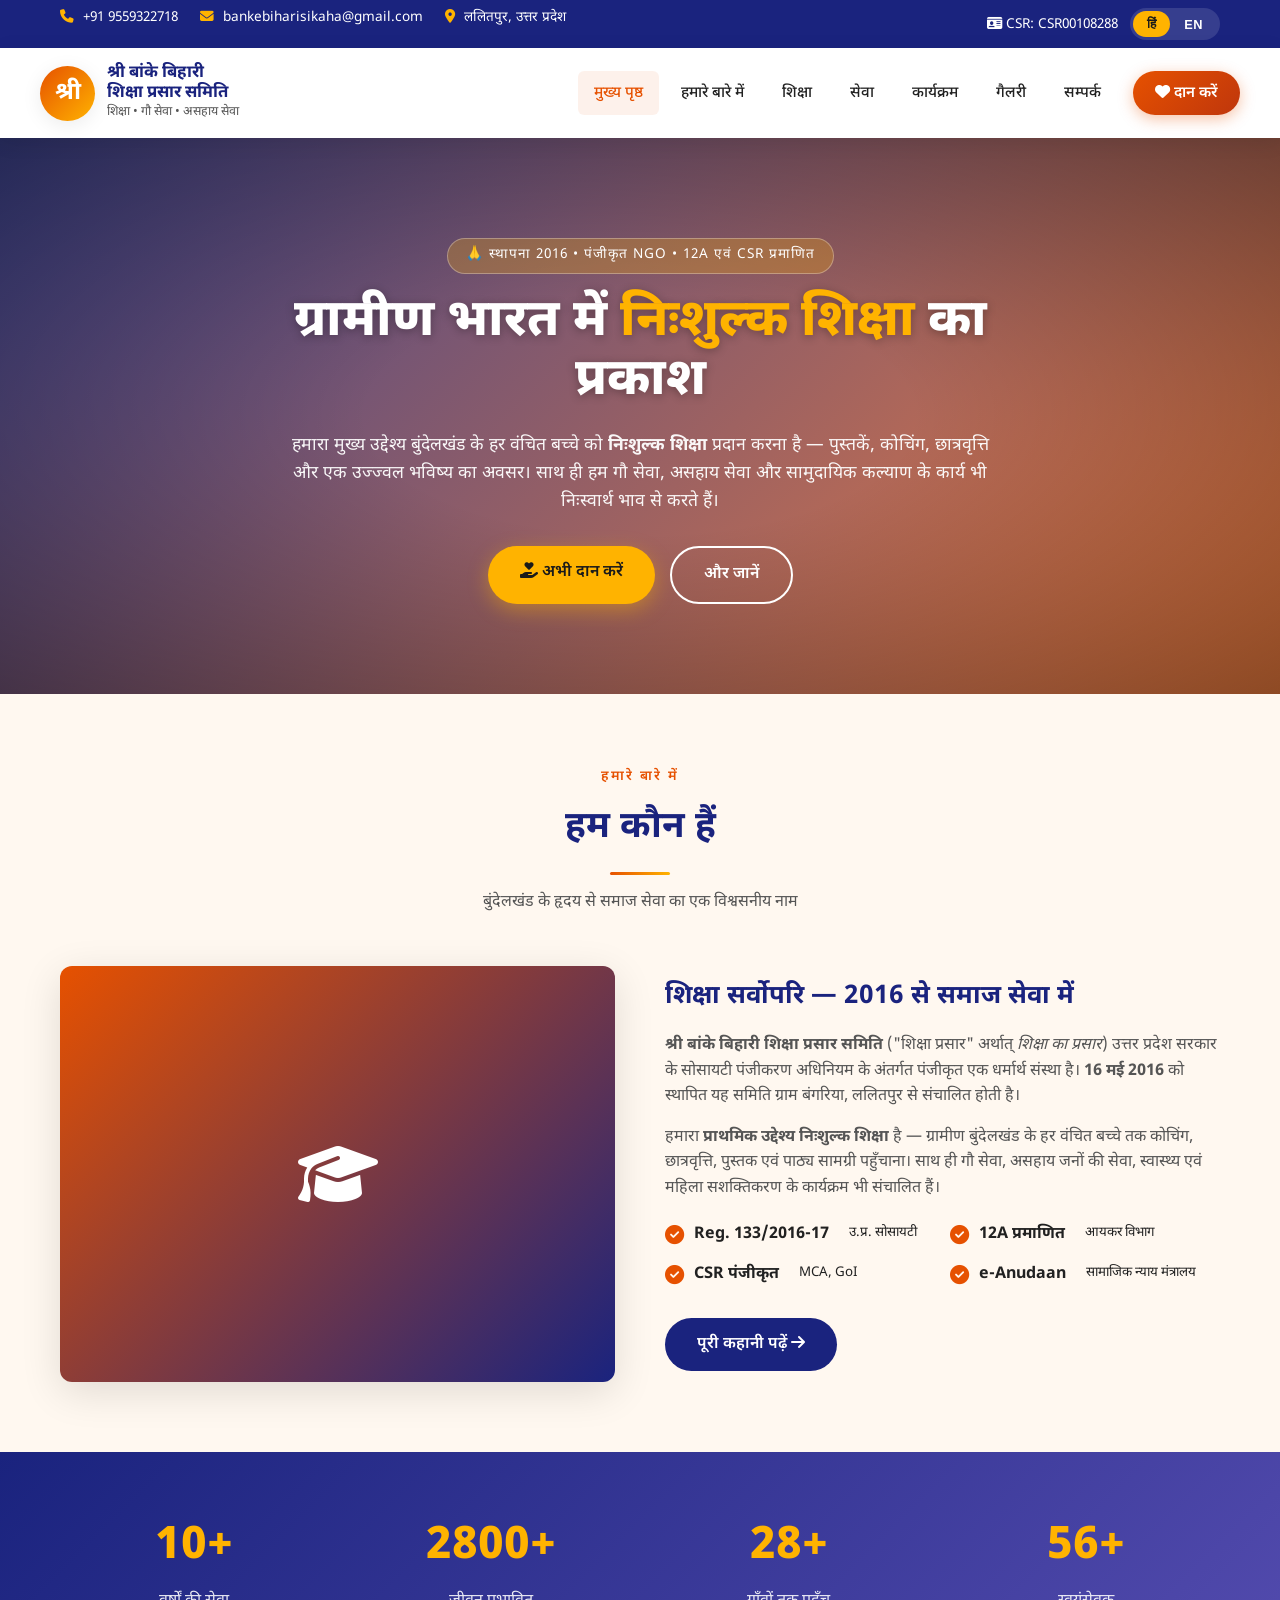
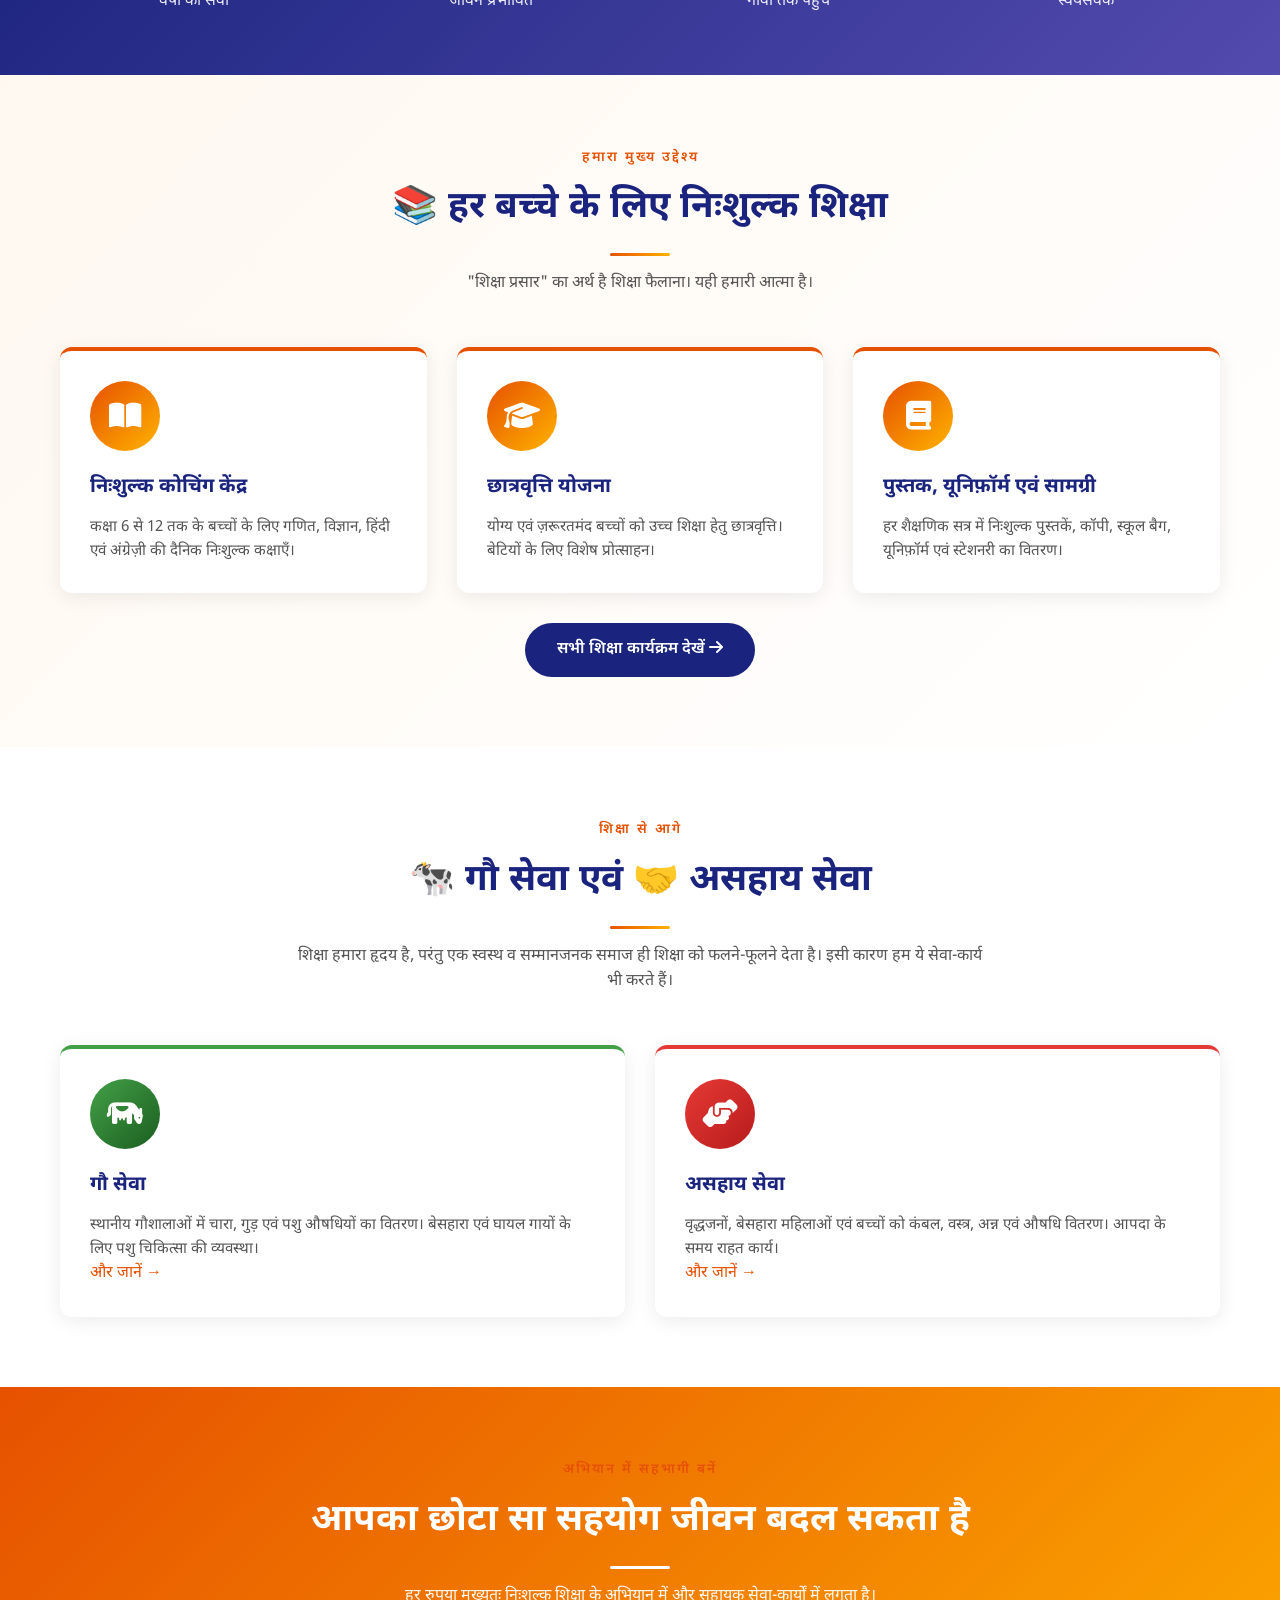
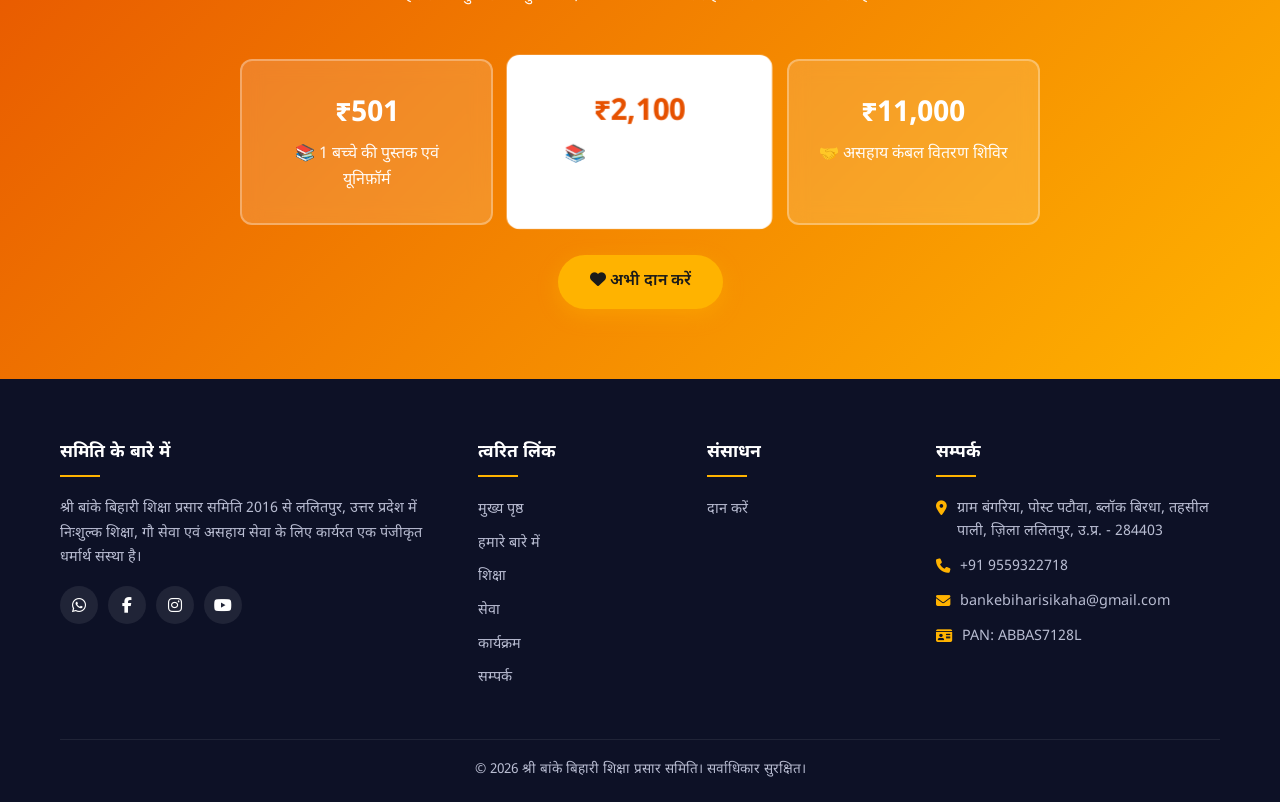
<file: index.html>
<!DOCTYPE html>
<html lang="hi" data-lang="hi">
<head>
<meta charset="UTF-8">
<meta name="viewport" content="width=device-width, initial-scale=1.0">
<title data-title-hi="श्री बांके बिहारी शिक्षा प्रसार समिति | निःशुल्क शिक्षा हर बच्चे के लिए" data-title-en="Shri Banke Bihari Shiksha Prasar Samiti | Free Education for Every Child">श्री बांके बिहारी शिक्षा प्रसार समिति | निःशुल्क शिक्षा हर बच्चे के लिए</title>
<meta name="description" data-description-hi="ललितपुर, उत्तर प्रदेश में स्थित एक पंजीकृत धर्मार्थ संस्था। मुख्य उद्देश्य - ग्रामीण बच्चों को निःशुल्क शिक्षा। साथ ही गौ सेवा, असहाय सेवा और सामुदायिक कल्याण कार्य।" data-description-en="A registered charitable society in Lalitpur, UP. Primary mission — free education for rural children. Also engaged in Gau Seva, Asahay Seva and community welfare." content="ललितपुर, उत्तर प्रदेश में स्थित एक पंजीकृत धर्मार्थ संस्था। मुख्य उद्देश्य - ग्रामीण बच्चों को निःशुल्क शिक्षा।">
<script src="js/i18n.js"></script>
<link rel="preconnect" href="https://fonts.googleapis.com">
<link rel="preconnect" href="https://fonts.gstatic.com" crossorigin>
<link href="https://fonts.googleapis.com/css2?family=Noto+Sans+Devanagari:wght@400;500;600;700;800&family=Poppins:wght@300;400;500;600;700;800&display=swap" rel="stylesheet">
<link rel="stylesheet" href="https://cdnjs.cloudflare.com/ajax/libs/font-awesome/6.4.0/css/all.min.css">
<link rel="stylesheet" href="css/style.css">
</head>
<body>

<!-- TOP BAR -->
<div class="topbar">
  <div class="container">
    <div class="topbar-info">
      <span><i class="fas fa-phone"></i> +91 9559322718</span>
      <span><i class="fas fa-envelope"></i> bankebiharisikaha@gmail.com</span>
      <span class="hi"><i class="fas fa-map-marker-alt"></i> ललितपुर, उत्तर प्रदेश</span>
      <span class="en"><i class="fas fa-map-marker-alt"></i> Lalitpur, Uttar Pradesh</span>
    </div>
    <div>
      <span><i class="fas fa-id-card"></i> CSR: CSR00108288</span>
      <span class="lang-toggle">
        <button data-lang="hi">हिं</button>
        <button data-lang="en">EN</button>
      </span>
    </div>
  </div>
</div>

<!-- HEADER -->
<header class="header">
  <div class="container header-inner">
    <a href="index.html" class="logo">
      <div class="logo-icon">श्री</div>
      <div class="logo-text">
        <h1 class="hi">श्री बांके बिहारी<br>शिक्षा प्रसार समिति</h1>
        <h1 class="en">SHRI BANKE BIHARI<br>SHIKSHA PRASAR SAMITI</h1>
        <p class="hi">शिक्षा • गौ सेवा • असहाय सेवा</p>
        <p class="en">Education • Gau Seva • Asahay Seva</p>
      </div>
    </a>
    <button class="menu-toggle" aria-label="Menu"><i class="fas fa-bars"></i></button>
    <nav class="nav" id="mainNav">
      <a href="index.html" class="active"><span class="hi">मुख्य पृष्ठ</span><span class="en">Home</span></a>
      <a href="about.html"><span class="hi">हमारे बारे में</span><span class="en">About</span></a>
      <a href="activities.html"><span class="hi">शिक्षा</span><span class="en">Education</span></a>
      <a href="seva.html"><span class="hi">सेवा</span><span class="en">Seva</span></a>
      <a href="events.html"><span class="hi">कार्यक्रम</span><span class="en">Events</span></a>
      <a href="gallery.html"><span class="hi">गैलरी</span><span class="en">Gallery</span></a>
      <a href="contact.html"><span class="hi">सम्पर्क</span><span class="en">Contact</span></a>
      <a href="donate.html" class="btn-donate"><i class="fas fa-heart"></i> <span class="hi">दान करें</span><span class="en">Donate</span></a>
    </nav>
  </div>
</header>

<!-- HERO -->
<section class="hero">
  <div class="container hero-content">
    <span class="badge">🙏 <span class="hi">स्थापना 2016 • पंजीकृत NGO • 12A एवं CSR प्रमाणित</span><span class="en">Estd. 2016 • Registered NGO • 12A & CSR Certified</span></span>
    <h1>
      <span class="hi">ग्रामीण भारत में <span class="highlight">निःशुल्क शिक्षा</span> का प्रकाश</span>
      <span class="en">Spreading the Light of <span class="highlight">Free Education</span> in Rural Bharat</span>
    </h1>
    <p class="hi">हमारा मुख्य उद्देश्य बुंदेलखंड के हर वंचित बच्चे को <strong>निःशुल्क शिक्षा</strong> प्रदान करना है — पुस्तकें, कोचिंग, छात्रवृत्ति और एक उज्ज्वल भविष्य का अवसर। साथ ही हम गौ सेवा, असहाय सेवा और सामुदायिक कल्याण के कार्य भी निःस्वार्थ भाव से करते हैं।</p>
    <p class="en">Our primary mission is to provide <strong>free education</strong> to every underprivileged child in the villages of Bundelkhand — giving them books, coaching, scholarships and a fair chance at a brighter tomorrow. We also serve through Gau Seva, Asahay Seva and community welfare in the spirit of selfless seva.</p>
    <div class="hero-cta">
      <a href="donate.html" class="btn btn-primary"><i class="fas fa-hand-holding-heart"></i> <span class="hi">अभी दान करें</span><span class="en">Donate Now</span></a>
      <a href="about.html" class="btn btn-outline"><span class="hi">और जानें</span><span class="en">Know More</span></a>
    </div>
  </div>
</section>

<!-- ABOUT -->
<section id="about">
  <div class="container">
    <div class="section-title">
      <small><span class="hi">हमारे बारे में</span><span class="en">About Us</span></small>
      <h2><span class="hi">हम कौन हैं</span><span class="en">Who We Are</span></h2>
      <p><span class="hi">बुंदेलखंड के हृदय से समाज सेवा का एक विश्वसनीय नाम</span><span class="en">A trusted name in social service from the heart of Bundelkhand</span></p>
    </div>
    <div class="about-grid">
      <div class="about-img"><i class="fas fa-graduation-cap"></i></div>
      <div class="about-text">
        <h3><span class="hi">शिक्षा सर्वोपरि — 2016 से समाज सेवा में</span><span class="en">Free Education First — Serving Since 2016</span></h3>
        <p class="hi"><strong>श्री बांके बिहारी शिक्षा प्रसार समिति</strong> ("शिक्षा प्रसार" अर्थात् <em>शिक्षा का प्रसार</em>) उत्तर प्रदेश सरकार के सोसायटी पंजीकरण अधिनियम के अंतर्गत पंजीकृत एक धर्मार्थ संस्था है। <strong>16 मई 2016</strong> को स्थापित यह समिति ग्राम बंगरिया, ललितपुर से संचालित होती है।</p>
        <p class="en"><strong>Shri Banke Bihari Shiksha Prasar Samiti</strong> ("Shiksha Prasar" literally means <em>spreading education</em>) is a non-profit charitable society registered under the UP Societies Registration Act. Founded on <strong>16th May 2016</strong>, the samiti operates from Gram Bangariya, Lalitpur.</p>
        <p class="hi">हमारा <strong>प्राथमिक उद्देश्य निःशुल्क शिक्षा</strong> है — ग्रामीण बुंदेलखंड के हर वंचित बच्चे तक कोचिंग, छात्रवृत्ति, पुस्तक एवं पाठ्य सामग्री पहुँचाना। साथ ही गौ सेवा, असहाय जनों की सेवा, स्वास्थ्य एवं महिला सशक्तिकरण के कार्यक्रम भी संचालित हैं।</p>
        <p class="en">Our <strong>primary objective is free education</strong> for every underprivileged child of rural Bundelkhand — through coaching, scholarships, books and learning material. Alongside, we run Gau Seva, Asahay Seva, health and women empowerment programs.</p>
        <div class="about-features">
          <div><i class="fas fa-check-circle"></i><div><strong>Reg. 133/2016-17</strong><br><small><span class="hi">उ.प्र. सोसायटी</span><span class="en">UP Society</span></small></div></div>
          <div><i class="fas fa-check-circle"></i><div><strong>12A <span class="hi">प्रमाणित</span><span class="en">Certified</span></strong><br><small><span class="hi">आयकर विभाग</span><span class="en">Income Tax</span></small></div></div>
          <div><i class="fas fa-check-circle"></i><div><strong>CSR <span class="hi">पंजीकृत</span><span class="en">Registered</span></strong><br><small>MCA, GoI</small></div></div>
          <div><i class="fas fa-check-circle"></i><div><strong>e-Anudaan</strong><br><small><span class="hi">सामाजिक न्याय मंत्रालय</span><span class="en">Min. of Social Justice</span></small></div></div>
        </div>
        <a href="about.html" class="btn btn-secondary mt-3"><span class="hi">पूरी कहानी पढ़ें</span><span class="en">Read Full Story</span> <i class="fas fa-arrow-right"></i></a>
      </div>
    </div>
  </div>
</section>

<!-- STATS -->
<section class="stats">
  <div class="container">
    <div class="stats-grid">
      <div class="stat-item"><h3>10+</h3><p><span class="hi">वर्षों की सेवा</span><span class="en">Years of Service</span></p></div>
      <div class="stat-item"><h3>5000+</h3><p><span class="hi">जीवन प्रभावित</span><span class="en">Lives Touched</span></p></div>
      <div class="stat-item"><h3>50+</h3><p><span class="hi">गाँवों तक पहुँच</span><span class="en">Villages Reached</span></p></div>
      <div class="stat-item"><h3>100+</h3><p><span class="hi">स्वयंसेवक</span><span class="en">Volunteers</span></p></div>
    </div>
  </div>
</section>

<!-- PRIMARY: SHIKSHA -->
<section style="background:linear-gradient(135deg,#FFF8F0,#FFFFFF)">
  <div class="container">
    <div class="section-title">
      <small><span class="hi">हमारा मुख्य उद्देश्य</span><span class="en">Our Primary Mission</span></small>
      <h2>📚 <span class="hi">हर बच्चे के लिए निःशुल्क शिक्षा</span><span class="en">Free Education for Every Child</span></h2>
      <p><span class="hi">"शिक्षा प्रसार" का अर्थ है शिक्षा फैलाना। यही हमारी आत्मा है।</span><span class="en">"Shiksha Prasar" means spreading education. This is the heart of who we are.</span></p>
    </div>
    <div class="cards">
      <div class="card">
        <div class="card-icon"><i class="fas fa-book-open"></i></div>
        <div class="card-body">
          <h4><span class="hi">निःशुल्क कोचिंग केंद्र</span><span class="en">Free Coaching Centres</span></h4>
          <p><span class="hi">कक्षा 6 से 12 तक के बच्चों के लिए गणित, विज्ञान, हिंदी एवं अंग्रेज़ी की दैनिक निःशुल्क कक्षाएँ।</span><span class="en">Daily free classes for Class 6–12 students in Maths, Science, Hindi and English — by qualified teachers.</span></p>
        </div>
      </div>
      <div class="card">
        <div class="card-icon"><i class="fas fa-graduation-cap"></i></div>
        <div class="card-body">
          <h4><span class="hi">छात्रवृत्ति योजना</span><span class="en">Scholarship Program</span></h4>
          <p><span class="hi">योग्य एवं ज़रूरतमंद बच्चों को उच्च शिक्षा हेतु छात्रवृत्ति। बेटियों के लिए विशेष प्रोत्साहन।</span><span class="en">Merit-cum-need based scholarships for higher studies, with special incentive scholarships for girls.</span></p>
        </div>
      </div>
      <div class="card">
        <div class="card-icon"><i class="fas fa-book"></i></div>
        <div class="card-body">
          <h4><span class="hi">पुस्तक, यूनिफ़ॉर्म एवं सामग्री</span><span class="en">Books, Uniforms & Stationery</span></h4>
          <p><span class="hi">हर शैक्षणिक सत्र में निःशुल्क पुस्तकें, कॉपी, स्कूल बैग, यूनिफ़ॉर्म एवं स्टेशनरी का वितरण।</span><span class="en">Free textbooks, notebooks, school bags, uniforms and stationery distributed every academic year.</span></p>
        </div>
      </div>
    </div>
    <div class="text-center mt-3">
      <a href="activities.html" class="btn btn-secondary"><span class="hi">सभी शिक्षा कार्यक्रम देखें</span><span class="en">View All Education Programs</span> <i class="fas fa-arrow-right"></i></a>
    </div>
  </div>
</section>

<!-- SEVA TEASER (Gau + Asahay) -->
<section class="bg-alt">
  <div class="container">
    <div class="section-title">
      <small><span class="hi">शिक्षा से आगे</span><span class="en">Beyond Education</span></small>
      <h2><span class="hi">🐄 गौ सेवा एवं 🤝 असहाय सेवा</span><span class="en">🐄 Gau Seva & 🤝 Asahay Seva</span></h2>
      <p><span class="hi">शिक्षा हमारा हृदय है, परंतु एक स्वस्थ व सम्मानजनक समाज ही शिक्षा को फलने-फूलने देता है। इसी कारण हम ये सेवा-कार्य भी करते हैं।</span><span class="en">Education is our heart — but it flourishes only in a healthy and dignified society. That is why we also undertake these seva works.</span></p>
    </div>
    <div class="cards" style="grid-template-columns:1fr 1fr">
      <div class="card" style="border-top:4px solid #43A047">
        <div class="card-icon" style="background:linear-gradient(135deg,#43A047,#1B5E20)"><i class="fas fa-cow"></i></div>
        <div class="card-body">
          <h4><span class="hi">गौ सेवा</span><span class="en">Gau Seva (Cow Service)</span></h4>
          <p><span class="hi">स्थानीय गौशालाओं में चारा, गुड़ एवं पशु औषधियों का वितरण। बेसहारा एवं घायल गायों के लिए पशु चिकित्सा की व्यवस्था।</span><span class="en">Distribution of fodder, jaggery and veterinary medicines at local gaushalas. Treatment arrangements for stray and injured cows.</span></p>
          <a href="seva.html#gau-seva" class="event-link"><span class="hi">और जानें →</span><span class="en">Learn more →</span></a>
        </div>
      </div>
      <div class="card" style="border-top:4px solid #E53935">
        <div class="card-icon" style="background:linear-gradient(135deg,#E53935,#B71C1C)"><i class="fas fa-hands-helping"></i></div>
        <div class="card-body">
          <h4><span class="hi">असहाय सेवा</span><span class="en">Asahay Seva (Helpless Service)</span></h4>
          <p><span class="hi">वृद्धजनों, बेसहारा महिलाओं एवं बच्चों को कंबल, वस्त्र, अन्न एवं औषधि वितरण। आपदा के समय राहत कार्य।</span><span class="en">Distribution of blankets, clothes, food and medicines to the elderly, destitute women and children. Disaster relief work too.</span></p>
          <a href="seva.html#asahay-seva" class="event-link"><span class="hi">और जानें →</span><span class="en">Learn more →</span></a>
        </div>
      </div>
    </div>
  </div>
</section>


<!-- DONATE CTA -->
<section class="donate-section">
  <div class="container">
    <div class="section-title">
      <small><span class="hi">अभियान में सहभागी बनें</span><span class="en">Join the Mission</span></small>
      <h2><span class="hi">आपका छोटा सा सहयोग जीवन बदल सकता है</span><span class="en">Your Small Donation Can Change a Life</span></h2>
      <p><span class="hi">हर रुपया मुख्यतः निःशुल्क शिक्षा के अभियान में और सहायक सेवा-कार्यों में लगता है।</span><span class="en">Every rupee primarily funds our free-education mission and supporting seva works.</span></p>
    </div>
    <div class="donate-options">
      <div class="donate-card"><h3>₹501</h3><p>📚 <span class="hi">1 बच्चे की पुस्तक एवं यूनिफ़ॉर्म</span><span class="en">Books & uniform for 1 child</span></p></div>
      <div class="donate-card active"><h3>₹2,100</h3><p>📚 <span class="hi">1 बच्चे की 1 माह की निःशुल्क शिक्षा</span><span class="en">Free education for 1 child / month</span></p></div>
      <div class="donate-card"><h3>₹11,000</h3><p>🤝 <span class="hi">असहाय कंबल वितरण शिविर</span><span class="en">Asahay blanket distribution camp</span></p></div>
    </div>
    <div class="text-center mt-3">
      <a href="donate.html" class="btn btn-primary"><i class="fas fa-heart"></i> <span class="hi">अभी दान करें</span><span class="en">Donate Now</span></a>
    </div>
  </div>
</section>

<!-- FOOTER -->
<footer class="footer">
  <div class="container">
    <div class="footer-grid">
      <div class="footer-about">
        <h4><span class="hi">समिति के बारे में</span><span class="en">About Samiti</span></h4>
        <p class="hi">श्री बांके बिहारी शिक्षा प्रसार समिति 2016 से ललितपुर, उत्तर प्रदेश में निःशुल्क शिक्षा, गौ सेवा एवं असहाय सेवा के लिए कार्यरत एक पंजीकृत धर्मार्थ संस्था है।</p>
        <p class="en">Shri Banke Bihari Shiksha Prasar Samiti is a registered charitable society working since 2016 in Lalitpur, UP, for free education, gau seva and asahay seva.</p>
        <div class="social-links">
          <a href="https://wa.me/919559322718" aria-label="WhatsApp"><i class="fab fa-whatsapp"></i></a>
          <a href="#" aria-label="Facebook"><i class="fab fa-facebook-f"></i></a>
          <a href="#" aria-label="Instagram"><i class="fab fa-instagram"></i></a>
          <a href="#" aria-label="YouTube"><i class="fab fa-youtube"></i></a>
        </div>
      </div>
      <div>
        <h4><span class="hi">त्वरित लिंक</span><span class="en">Quick Links</span></h4>
        <ul>
          <li><a href="index.html"><span class="hi">मुख्य पृष्ठ</span><span class="en">Home</span></a></li>
          <li><a href="about.html"><span class="hi">हमारे बारे में</span><span class="en">About Us</span></a></li>
          <li><a href="activities.html"><span class="hi">शिक्षा</span><span class="en">Education</span></a></li>
          <li><a href="seva.html"><span class="hi">सेवा</span><span class="en">Seva</span></a></li>
          <li><a href="events.html"><span class="hi">कार्यक्रम</span><span class="en">Events</span></a></li>
          <li><a href="contact.html"><span class="hi">सम्पर्क</span><span class="en">Contact</span></a></li>
        </ul>
      </div>
      <div>
        <h4><span class="hi">संसाधन</span><span class="en">Resources</span></h4>
        <ul>
          <li><a href="donate.html"><span class="hi">दान करें</span><span class="en">Donate</span></a></li>
        </ul>
      </div>
      <div class="footer-contact">
        <h4><span class="hi">सम्पर्क</span><span class="en">Reach Us</span></h4>
        <p><i class="fas fa-map-marker-alt"></i> <span class="hi">ग्राम बंगरिया, पोस्ट पटौवा, ब्लॉक बिरधा, तहसील पाली, ज़िला ललितपुर, उ.प्र. - 284403</span><span class="en">Gram Bangariya, Post Patauwa, Block Birdha, Tehsil Pali, Dist. Lalitpur, UP - 284403</span></p>
        <p><i class="fas fa-phone"></i> +91 9559322718</p>
        <p><i class="fas fa-envelope"></i> bankebiharisikaha@gmail.com</p>
        <p><i class="fas fa-id-card"></i> PAN: ABBAS7128L</p>
      </div>
    </div>
    <div class="footer-bottom">
      &copy; 2026 <span class="hi">श्री बांके बिहारी शिक्षा प्रसार समिति। सर्वाधिकार सुरक्षित।</span><span class="en">Shri Banke Bihari Shiksha Prasar Samiti. All rights reserved.</span>
    </div>
  </div>
</footer>

<script src="js/main.js"></script>
</body>
</html>
</file>
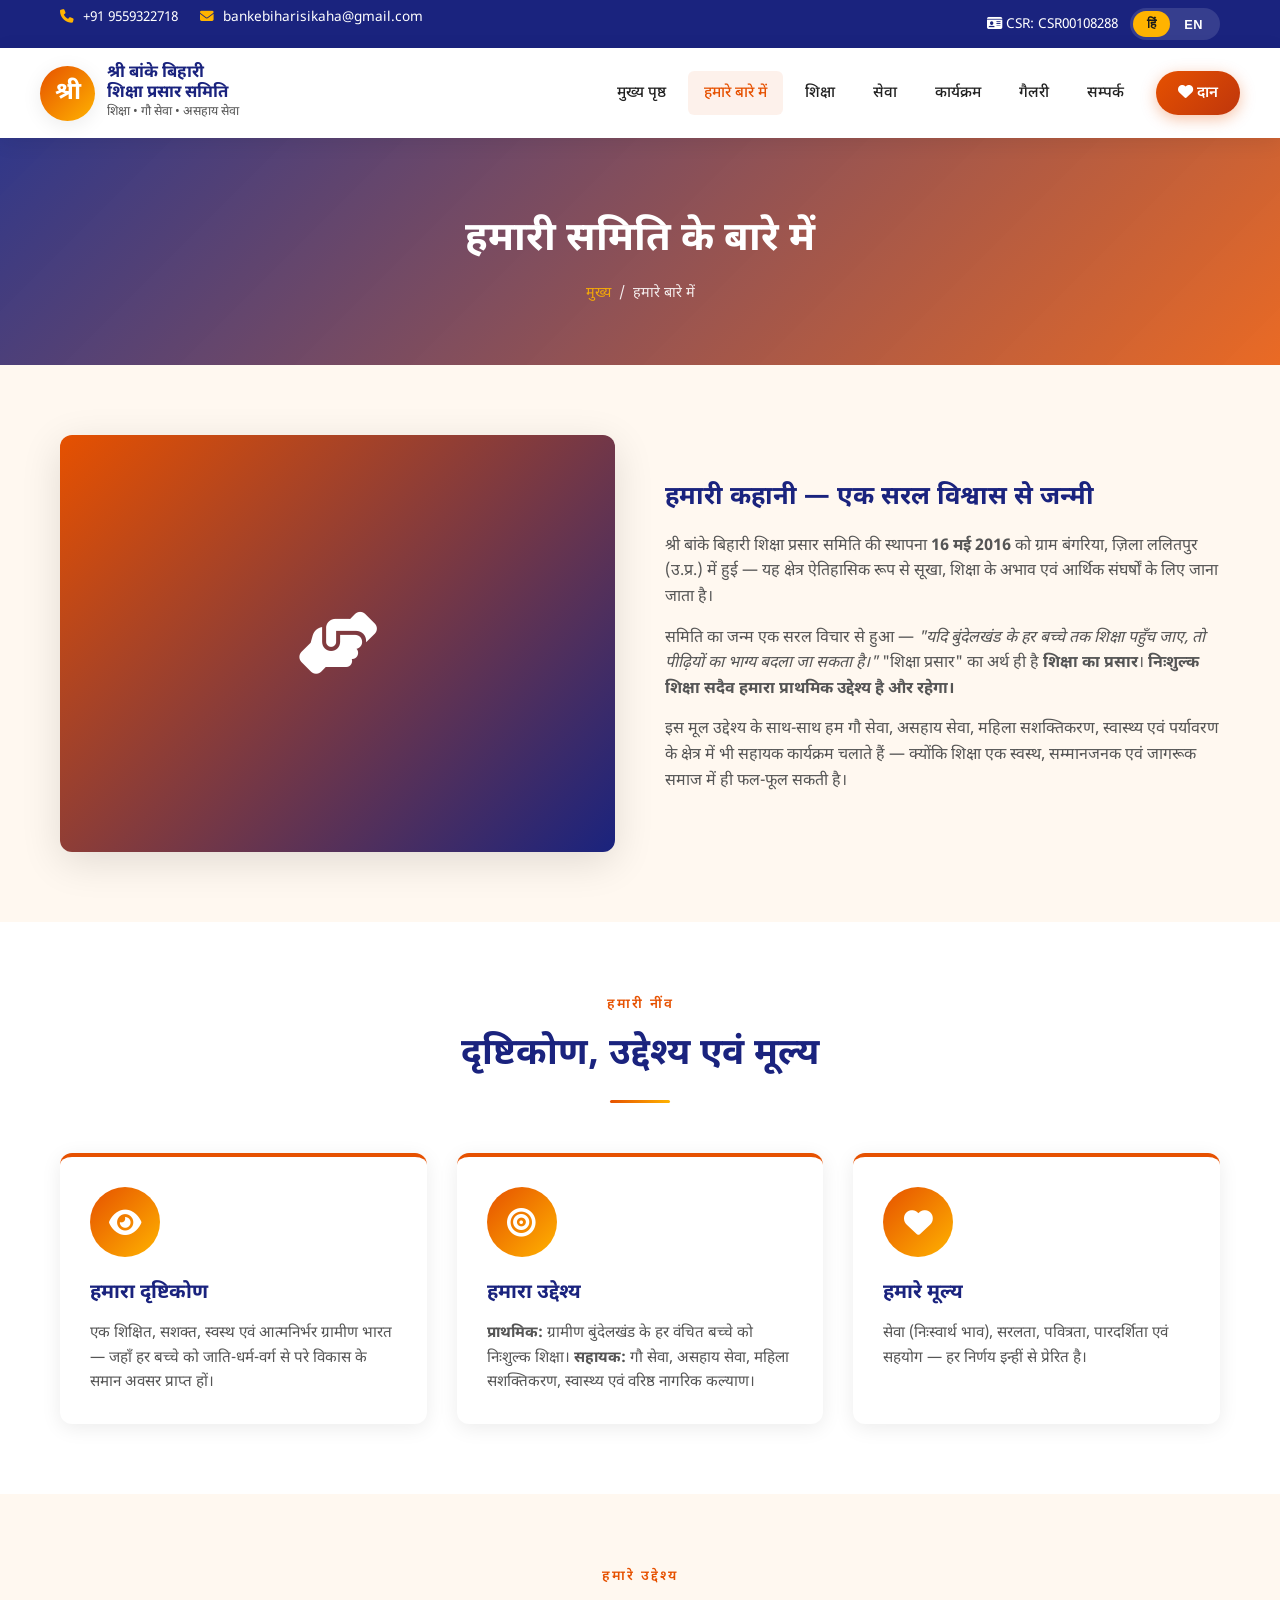
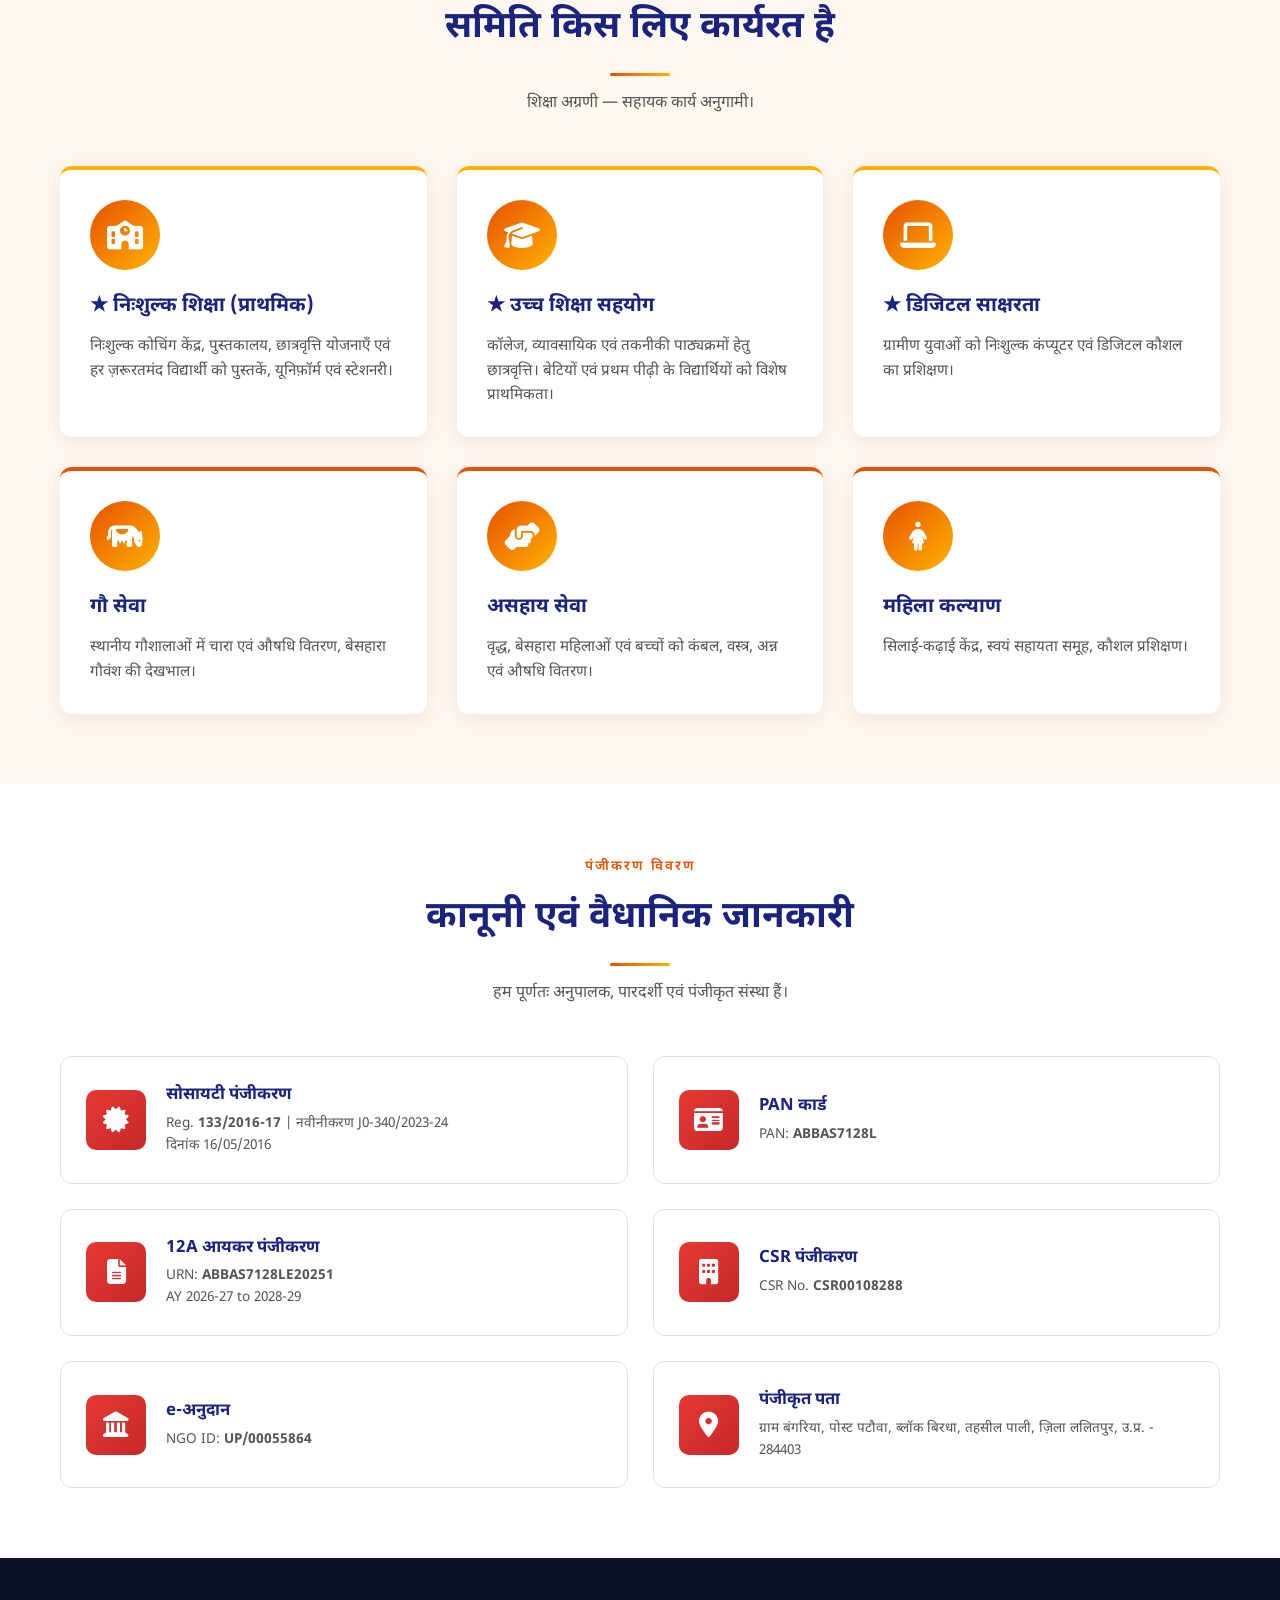
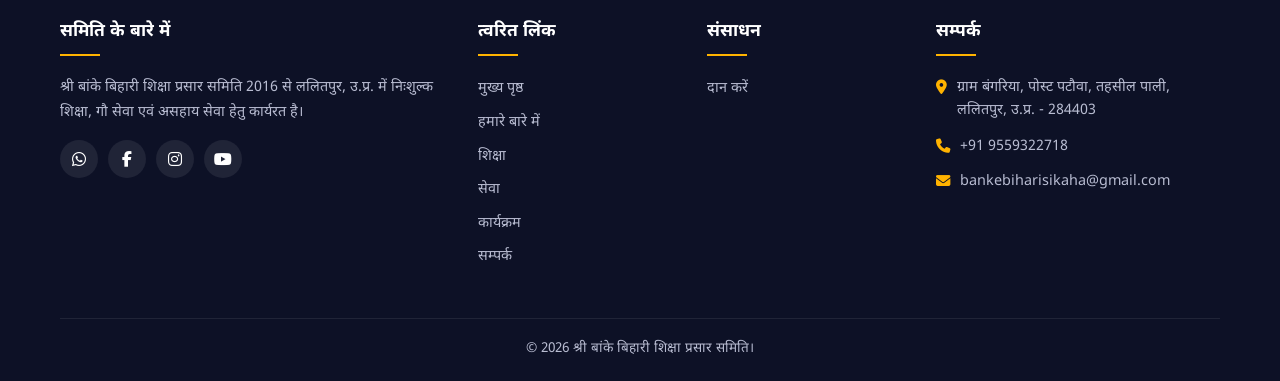
<file: about.html>
<!DOCTYPE html>
<html lang="hi" data-lang="hi">
<head>
<meta charset="UTF-8">
<meta name="viewport" content="width=device-width, initial-scale=1.0">
<title data-title-hi="हमारे बारे में | श्री बांके बिहारी शिक्षा प्रसार समिति" data-title-en="About Us | Shri Banke Bihari Shiksha Prasar Samiti">हमारे बारे में | श्री बांके बिहारी शिक्षा प्रसार समिति</title>
<script src="js/i18n.js"></script>
<link rel="preconnect" href="https://fonts.googleapis.com">
<link href="https://fonts.googleapis.com/css2?family=Noto+Sans+Devanagari:wght@400;500;600;700;800&family=Poppins:wght@300;400;500;600;700;800&display=swap" rel="stylesheet">
<link rel="stylesheet" href="https://cdnjs.cloudflare.com/ajax/libs/font-awesome/6.4.0/css/all.min.css">
<link rel="stylesheet" href="css/style.css">
</head>
<body>

<div class="topbar">
  <div class="container">
    <div class="topbar-info">
      <span><i class="fas fa-phone"></i> +91 9559322718</span>
      <span><i class="fas fa-envelope"></i> bankebiharisikaha@gmail.com</span>
    </div>
    <div>
      <span><i class="fas fa-id-card"></i> CSR: CSR00108288</span>
      <span class="lang-toggle">
        <button data-lang="hi">हिं</button>
        <button data-lang="en">EN</button>
      </span>
    </div>
  </div>
</div>

<header class="header">
  <div class="container header-inner">
    <a href="index.html" class="logo">
      <div class="logo-icon">श्री</div>
      <div class="logo-text">
        <h1 class="hi">श्री बांके बिहारी<br>शिक्षा प्रसार समिति</h1>
        <h1 class="en">SHRI BANKE BIHARI<br>SHIKSHA PRASAR SAMITI</h1>
        <p class="hi">शिक्षा • गौ सेवा • असहाय सेवा</p>
        <p class="en">Education • Gau Seva • Asahay Seva</p>
      </div>
    </a>
    <button class="menu-toggle" aria-label="Menu"><i class="fas fa-bars"></i></button>
    <nav class="nav" id="mainNav">
      <a href="index.html"><span class="hi">मुख्य पृष्ठ</span><span class="en">Home</span></a>
      <a href="about.html" class="active"><span class="hi">हमारे बारे में</span><span class="en">About</span></a>
      <a href="activities.html"><span class="hi">शिक्षा</span><span class="en">Education</span></a>
      <a href="seva.html"><span class="hi">सेवा</span><span class="en">Seva</span></a>
      <a href="events.html"><span class="hi">कार्यक्रम</span><span class="en">Events</span></a>
      <a href="gallery.html"><span class="hi">गैलरी</span><span class="en">Gallery</span></a>
      <a href="contact.html"><span class="hi">सम्पर्क</span><span class="en">Contact</span></a>
      <a href="donate.html" class="btn-donate"><i class="fas fa-heart"></i> <span class="hi">दान</span><span class="en">Donate</span></a>
    </nav>
  </div>
</header>

<section class="page-hero">
  <div class="container">
    <h1><span class="hi">हमारी समिति के बारे में</span><span class="en">About Our Samiti</span></h1>
    <div class="breadcrumb"><a href="index.html"><span class="hi">मुख्य</span><span class="en">Home</span></a> &nbsp;/&nbsp; <span class="hi">हमारे बारे में</span><span class="en">About Us</span></div>
  </div>
</section>

<section>
  <div class="container">
    <div class="about-grid">
      <div class="about-img"><i class="fas fa-hands-helping"></i></div>
      <div class="about-text">
        <h3><span class="hi">हमारी कहानी — एक सरल विश्वास से जन्मी</span><span class="en">Our Story — Born from One Simple Belief</span></h3>
        <p class="hi">श्री बांके बिहारी शिक्षा प्रसार समिति की स्थापना <strong>16 मई 2016</strong> को ग्राम बंगरिया, ज़िला ललितपुर (उ.प्र.) में हुई — यह क्षेत्र ऐतिहासिक रूप से सूखा, शिक्षा के अभाव एवं आर्थिक संघर्षों के लिए जाना जाता है।</p>
        <p class="en">Shri Banke Bihari Shiksha Prasar Samiti was founded on <strong>16 May 2016</strong> in the small village of Bangariya in Lalitpur district, UP — a region historically known for its drought, lack of educational infrastructure and economic struggles.</p>
        <p class="hi">समिति का जन्म एक सरल विचार से हुआ — <em>"यदि बुंदेलखंड के हर बच्चे तक शिक्षा पहुँच जाए, तो पीढ़ियों का भाग्य बदला जा सकता है।"</em> "शिक्षा प्रसार" का अर्थ ही है <strong>शिक्षा का प्रसार</strong>। <strong>निःशुल्क शिक्षा सदैव हमारा प्राथमिक उद्देश्य है और रहेगा।</strong></p>
        <p class="en">The samiti was born from a simple realisation: <em>"If we can bring education to every child of Bundelkhand, we can change the destiny of generations."</em> "Shiksha Prasar" literally means <strong>spreading education</strong>. <strong>Free education for underprivileged rural children is and will always remain our primary mission.</strong></p>
        <p class="hi">इस मूल उद्देश्य के साथ-साथ हम गौ सेवा, असहाय सेवा, महिला सशक्तिकरण, स्वास्थ्य एवं पर्यावरण के क्षेत्र में भी सहायक कार्यक्रम चलाते हैं — क्योंकि शिक्षा एक स्वस्थ, सम्मानजनक एवं जागरूक समाज में ही फल-फूल सकती है।</p>
        <p class="en">Around this core, we also run supporting programs in Gau Seva, Asahay Seva, women empowerment, health, and environment — because true education flourishes only in a healthy, dignified and aware community.</p>
      </div>
    </div>
  </div>
</section>

<section class="bg-alt">
  <div class="container">
    <div class="section-title">
      <small><span class="hi">हमारी नींव</span><span class="en">Our Foundation</span></small>
      <h2><span class="hi">दृष्टिकोण, उद्देश्य एवं मूल्य</span><span class="en">Vision, Mission & Values</span></h2>
    </div>
    <div class="cards">
      <div class="card">
        <div class="card-icon"><i class="fas fa-eye"></i></div>
        <div class="card-body">
          <h4><span class="hi">हमारा दृष्टिकोण</span><span class="en">Our Vision</span></h4>
          <p><span class="hi">एक शिक्षित, सशक्त, स्वस्थ एवं आत्मनिर्भर ग्रामीण भारत — जहाँ हर बच्चे को जाति-धर्म-वर्ग से परे विकास के समान अवसर प्राप्त हों।</span><span class="en">An educated, empowered, healthy and self-reliant rural India where every child — regardless of caste, creed or economic status — has equal access to opportunities.</span></p>
        </div>
      </div>
      <div class="card">
        <div class="card-icon"><i class="fas fa-bullseye"></i></div>
        <div class="card-body">
          <h4><span class="hi">हमारा उद्देश्य</span><span class="en">Our Mission</span></h4>
          <p><span class="hi"><strong>प्राथमिक:</strong> ग्रामीण बुंदेलखंड के हर वंचित बच्चे को निःशुल्क शिक्षा। <strong>सहायक:</strong> गौ सेवा, असहाय सेवा, महिला सशक्तिकरण, स्वास्थ्य एवं वरिष्ठ नागरिक कल्याण।</span><span class="en"><strong>Primary:</strong> Free education for every underprivileged child. <strong>Supporting:</strong> Gau Seva, Asahay Seva, women empowerment, health and senior welfare.</span></p>
        </div>
      </div>
      <div class="card">
        <div class="card-icon"><i class="fas fa-heart"></i></div>
        <div class="card-body">
          <h4><span class="hi">हमारे मूल्य</span><span class="en">Our Values</span></h4>
          <p><span class="hi">सेवा (निःस्वार्थ भाव), सरलता, पवित्रता, पारदर्शिता एवं सहयोग — हर निर्णय इन्हीं से प्रेरित है।</span><span class="en">Seva (selfless service), Saralta (simplicity), Pavitrata (purity), Pardarshita (transparency) and Sahyog (collaboration) — these guide every decision.</span></p>
        </div>
      </div>
    </div>
  </div>
</section>

<section>
  <div class="container">
    <div class="section-title">
      <small><span class="hi">हमारे उद्देश्य</span><span class="en">Our Objectives</span></small>
      <h2><span class="hi">समिति किस लिए कार्यरत है</span><span class="en">What the Samiti Strives For</span></h2>
      <p><span class="hi">शिक्षा अग्रणी — सहायक कार्य अनुगामी।</span><span class="en">Education leads — supporting work follows.</span></p>
    </div>
    <div class="cards">
      <div class="card" style="border-top:4px solid var(--accent)">
        <div class="card-icon"><i class="fas fa-school"></i></div>
        <div class="card-body"><h4>★ <span class="hi">निःशुल्क शिक्षा (प्राथमिक)</span><span class="en">Free Education (Primary)</span></h4><p><span class="hi">निःशुल्क कोचिंग केंद्र, पुस्तकालय, छात्रवृत्ति योजनाएँ एवं हर ज़रूरतमंद विद्यार्थी को पुस्तकें, यूनिफ़ॉर्म एवं स्टेशनरी।</span><span class="en">Free coaching centres, libraries, scholarship programs and books, uniforms, stationery for needy students.</span></p></div>
      </div>
      <div class="card" style="border-top:4px solid var(--accent)">
        <div class="card-icon"><i class="fas fa-graduation-cap"></i></div>
        <div class="card-body"><h4>★ <span class="hi">उच्च शिक्षा सहयोग</span><span class="en">Higher Studies Support</span></h4><p><span class="hi">कॉलेज, व्यावसायिक एवं तकनीकी पाठ्यक्रमों हेतु छात्रवृत्ति। बेटियों एवं प्रथम पीढ़ी के विद्यार्थियों को विशेष प्राथमिकता।</span><span class="en">Scholarships for college and vocational courses. Special focus on first-generation learners and girls.</span></p></div>
      </div>
      <div class="card" style="border-top:4px solid var(--accent)">
        <div class="card-icon"><i class="fas fa-laptop"></i></div>
        <div class="card-body"><h4>★ <span class="hi">डिजिटल साक्षरता</span><span class="en">Digital Literacy</span></h4><p><span class="hi">ग्रामीण युवाओं को निःशुल्क कंप्यूटर एवं डिजिटल कौशल का प्रशिक्षण।</span><span class="en">Free computer and digital-skills training for rural youth.</span></p></div>
      </div>
      <div class="card">
        <div class="card-icon"><i class="fas fa-cow"></i></div>
        <div class="card-body"><h4><span class="hi">गौ सेवा</span><span class="en">Gau Seva</span></h4><p><span class="hi">स्थानीय गौशालाओं में चारा एवं औषधि वितरण, बेसहारा गौवंश की देखभाल।</span><span class="en">Fodder & medicine distribution at gaushalas; care for stray cows.</span></p></div>
      </div>
      <div class="card">
        <div class="card-icon"><i class="fas fa-hands-helping"></i></div>
        <div class="card-body"><h4><span class="hi">असहाय सेवा</span><span class="en">Asahay Seva</span></h4><p><span class="hi">वृद्ध, बेसहारा महिलाओं एवं बच्चों को कंबल, वस्त्र, अन्न एवं औषधि वितरण।</span><span class="en">Blankets, clothes, food and medicines for the elderly, destitute women and children.</span></p></div>
      </div>
      <div class="card">
        <div class="card-icon"><i class="fas fa-female"></i></div>
        <div class="card-body"><h4><span class="hi">महिला कल्याण</span><span class="en">Women Welfare</span></h4><p><span class="hi">सिलाई-कढ़ाई केंद्र, स्वयं सहायता समूह, कौशल प्रशिक्षण।</span><span class="en">Tailoring centres, self-help groups and skill training.</span></p></div>
      </div>
    </div>
  </div>
</section>

<section class="bg-alt">
  <div class="container">
    <div class="section-title">
      <small><span class="hi">पंजीकरण विवरण</span><span class="en">Registration Details</span></small>
      <h2><span class="hi">कानूनी एवं वैधानिक जानकारी</span><span class="en">Legal & Statutory Information</span></h2>
      <p><span class="hi">हम पूर्णतः अनुपालक, पारदर्शी एवं पंजीकृत संस्था हैं।</span><span class="en">We are a fully compliant, transparent and registered organisation.</span></p>
    </div>
    <div class="docs-grid">
      <div class="doc-item"><div class="doc-icon"><i class="fas fa-certificate"></i></div><div class="doc-info"><h4><span class="hi">सोसायटी पंजीकरण</span><span class="en">Society Registration</span></h4><p>Reg. <strong>133/2016-17</strong> | <span class="hi">नवीनीकरण</span><span class="en">Renewal</span> J0-340/2023-24<br><span class="hi">दिनांक 16/05/2016</span><span class="en">Date 16/05/2016</span></p></div></div>
      <div class="doc-item"><div class="doc-icon"><i class="fas fa-id-card"></i></div><div class="doc-info"><h4>PAN <span class="hi">कार्ड</span></h4><p>PAN: <strong>ABBAS7128L</strong></p></div></div>
      <div class="doc-item"><div class="doc-icon"><i class="fas fa-file-alt"></i></div><div class="doc-info"><h4>12A <span class="hi">आयकर पंजीकरण</span><span class="en">Income Tax Reg.</span></h4><p>URN: <strong>ABBAS7128LE20251</strong><br>AY 2026-27 to 2028-29</p></div></div>
      <div class="doc-item"><div class="doc-icon"><i class="fas fa-building"></i></div><div class="doc-info"><h4>CSR <span class="hi">पंजीकरण</span><span class="en">Registration</span></h4><p>CSR No. <strong>CSR00108288</strong></p></div></div>
      <div class="doc-item"><div class="doc-icon"><i class="fas fa-landmark"></i></div><div class="doc-info"><h4>e-<span class="hi">अनुदान</span><span class="en">Anudaan</span></h4><p>NGO ID: <strong>UP/00055864</strong></p></div></div>
      <div class="doc-item"><div class="doc-icon"><i class="fas fa-map-marker-alt"></i></div><div class="doc-info"><h4><span class="hi">पंजीकृत पता</span><span class="en">Registered Address</span></h4><p><span class="hi">ग्राम बंगरिया, पोस्ट पटौवा, ब्लॉक बिरधा, तहसील पाली, ज़िला ललितपुर, उ.प्र. - 284403</span><span class="en">Gram Bangariya, Post Patauwa, Block Birdha, Tehsil Pali, Lalitpur, UP - 284403</span></p></div></div>
    </div>
  </div>
</section>

<footer class="footer">
  <div class="container">
    <div class="footer-grid">
      <div class="footer-about">
        <h4><span class="hi">समिति के बारे में</span><span class="en">About Samiti</span></h4>
        <p class="hi">श्री बांके बिहारी शिक्षा प्रसार समिति 2016 से ललितपुर, उ.प्र. में निःशुल्क शिक्षा, गौ सेवा एवं असहाय सेवा हेतु कार्यरत है।</p>
        <p class="en">Shri Banke Bihari Shiksha Prasar Samiti has been working since 2016 in Lalitpur, UP, for free education, gau seva and asahay seva.</p>
        <div class="social-links">
          <a href="https://wa.me/919559322718"><i class="fab fa-whatsapp"></i></a>
          <a href="#"><i class="fab fa-facebook-f"></i></a>
          <a href="#"><i class="fab fa-instagram"></i></a>
          <a href="#"><i class="fab fa-youtube"></i></a>
        </div>
      </div>
      <div><h4><span class="hi">त्वरित लिंक</span><span class="en">Quick Links</span></h4>
        <ul>
          <li><a href="index.html"><span class="hi">मुख्य पृष्ठ</span><span class="en">Home</span></a></li>
          <li><a href="about.html"><span class="hi">हमारे बारे में</span><span class="en">About</span></a></li>
          <li><a href="activities.html"><span class="hi">शिक्षा</span><span class="en">Education</span></a></li>
          <li><a href="seva.html"><span class="hi">सेवा</span><span class="en">Seva</span></a></li>
          <li><a href="events.html"><span class="hi">कार्यक्रम</span><span class="en">Events</span></a></li>
          <li><a href="contact.html"><span class="hi">सम्पर्क</span><span class="en">Contact</span></a></li>
        </ul>
      </div>
      <div>
        <h4><span class="hi">संसाधन</span><span class="en">Resources</span></h4>
        <ul>
          <li><a href="donate.html"><span class="hi">दान करें</span><span class="en">Donate</span></a></li>
        </ul>
      </div>
      <div class="footer-contact">
        <h4><span class="hi">सम्पर्क</span><span class="en">Reach Us</span></h4>
        <p><i class="fas fa-map-marker-alt"></i> <span class="hi">ग्राम बंगरिया, पोस्ट पटौवा, तहसील पाली, ललितपुर, उ.प्र. - 284403</span><span class="en">Gram Bangariya, Post Patauwa, Tehsil Pali, Lalitpur, UP - 284403</span></p>
        <p><i class="fas fa-phone"></i> +91 9559322718</p>
        <p><i class="fas fa-envelope"></i> bankebiharisikaha@gmail.com</p>
      </div>
    </div>
    <div class="footer-bottom">&copy; 2026 <span class="hi">श्री बांके बिहारी शिक्षा प्रसार समिति।</span><span class="en">Shri Banke Bihari Shiksha Prasar Samiti.</span></div>
  </div>
</footer>

<script src="js/main.js"></script>
</body>
</html>
</file>
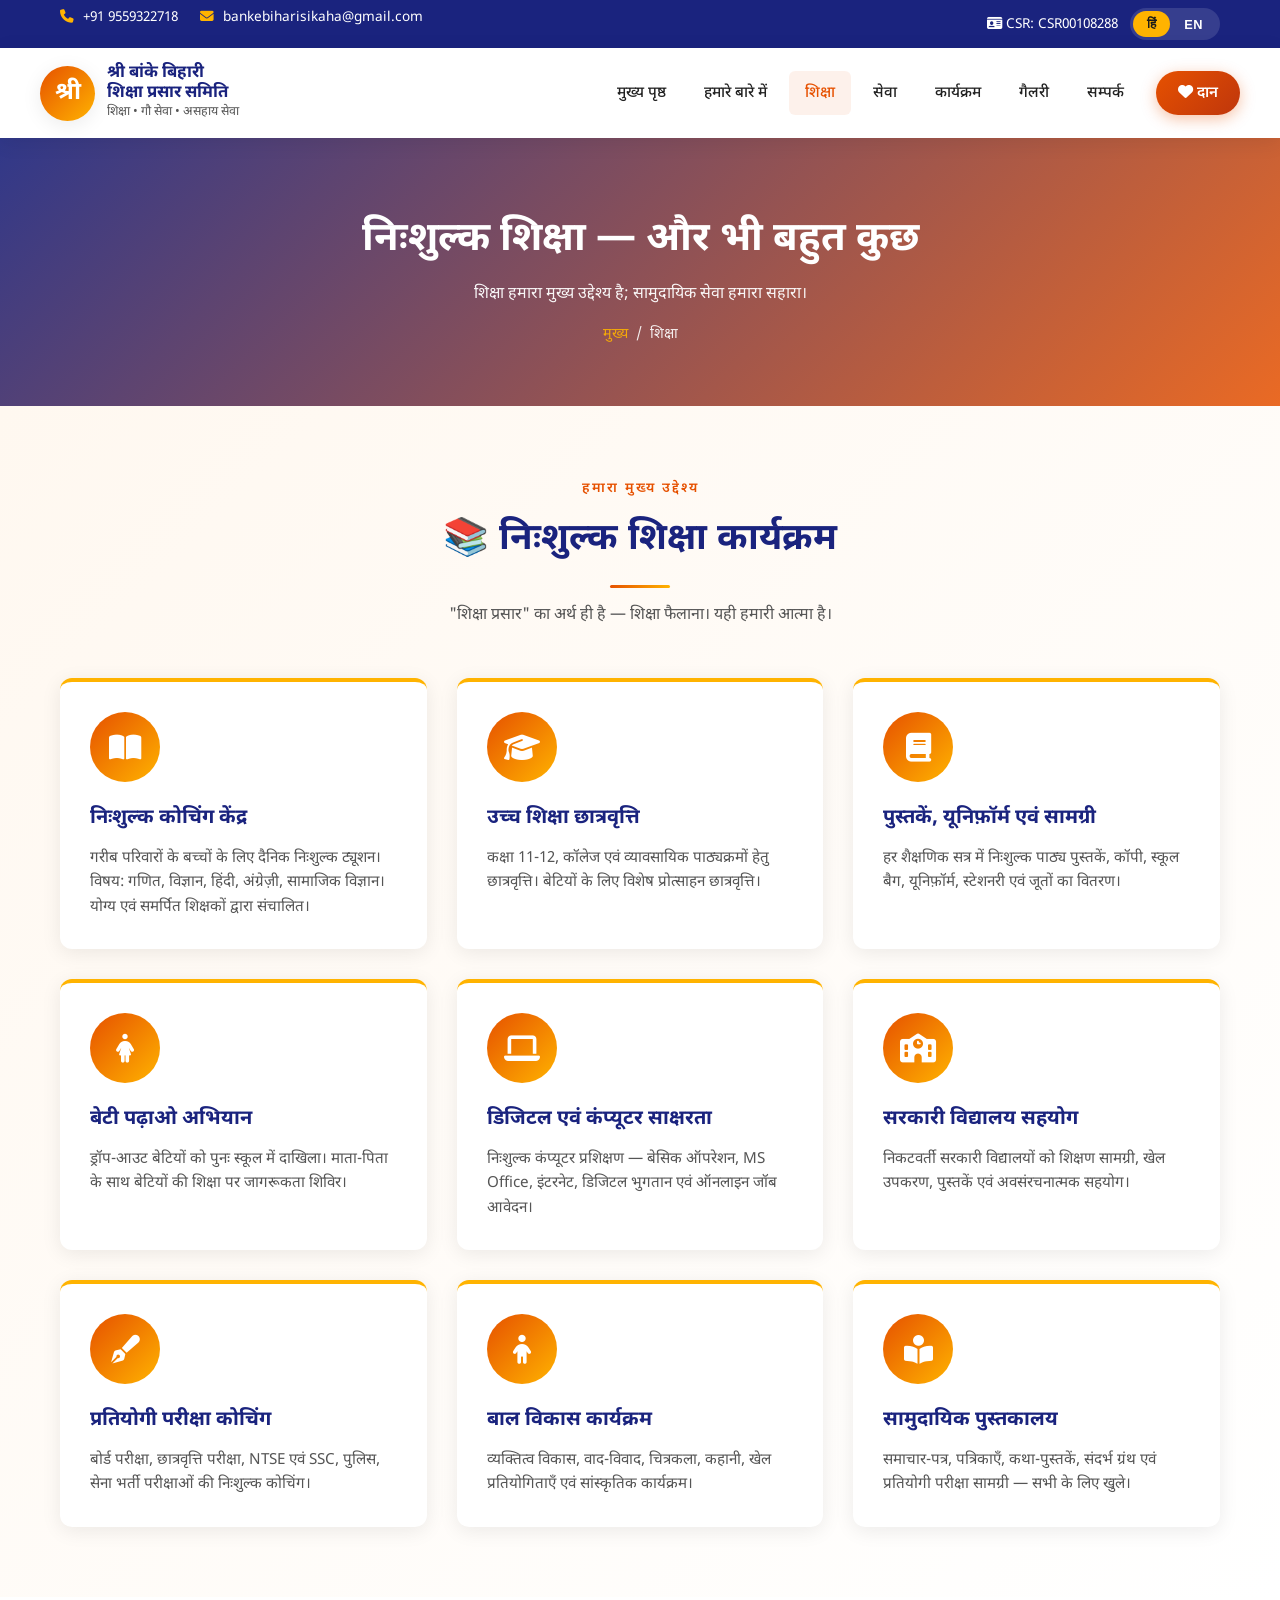
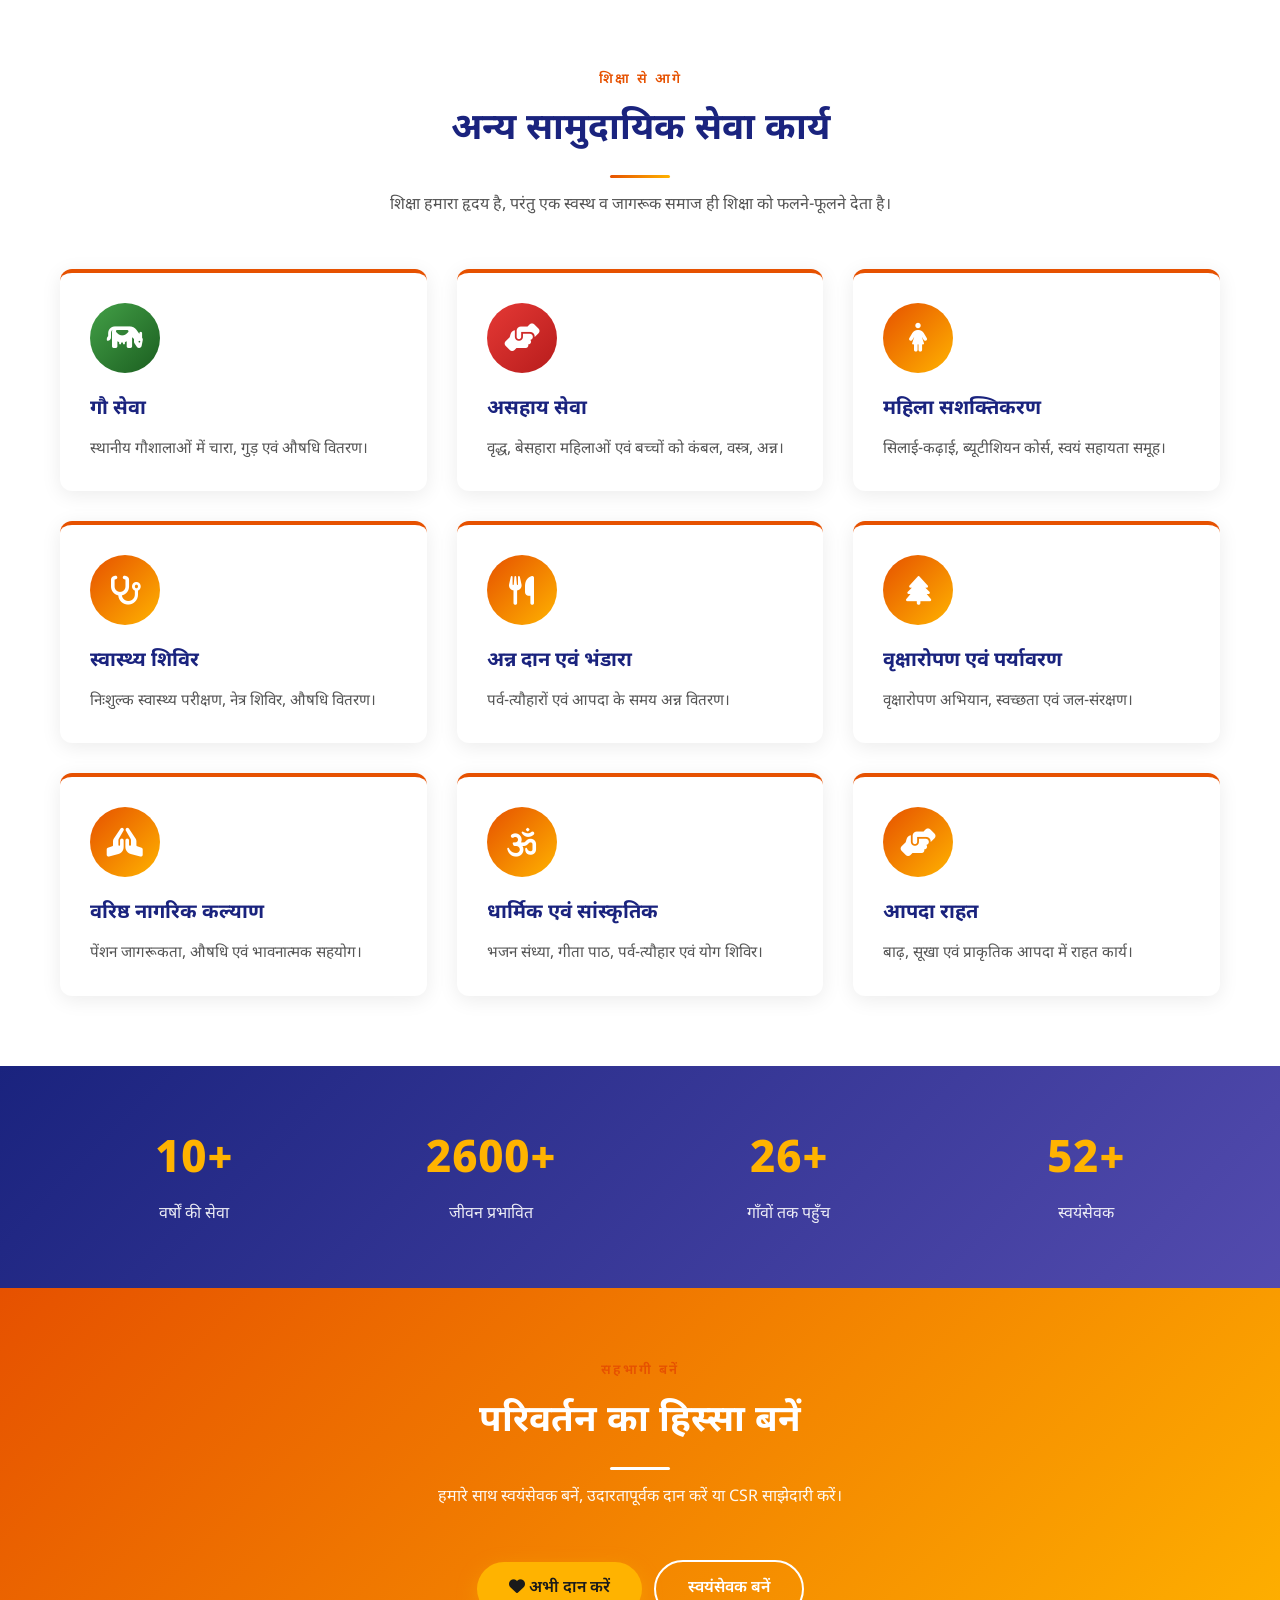
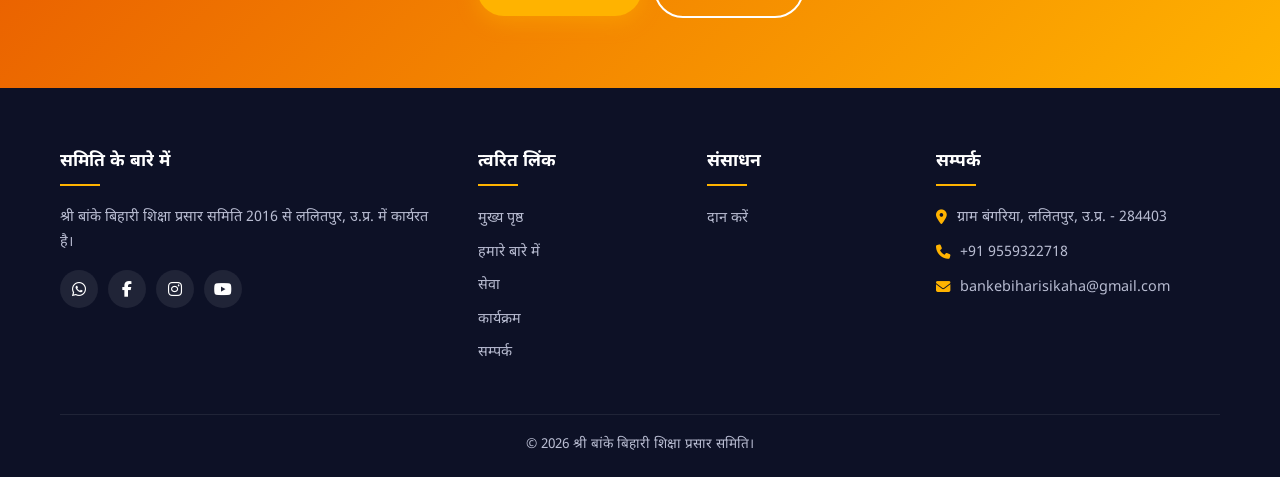
<file: activities.html>
<!DOCTYPE html>
<html lang="hi" data-lang="hi">
<head>
<meta charset="UTF-8">
<meta name="viewport" content="width=device-width, initial-scale=1.0">
<title data-title-hi="शिक्षा कार्यक्रम | श्री बांके बिहारी शिक्षा प्रसार समिति" data-title-en="Education Programs | SBBSPS">शिक्षा कार्यक्रम | श्री बांके बिहारी शिक्षा प्रसार समिति</title>
<script src="js/i18n.js"></script>
<link rel="preconnect" href="https://fonts.googleapis.com">
<link href="https://fonts.googleapis.com/css2?family=Noto+Sans+Devanagari:wght@400;500;600;700;800&family=Poppins:wght@300;400;500;600;700;800&display=swap" rel="stylesheet">
<link rel="stylesheet" href="https://cdnjs.cloudflare.com/ajax/libs/font-awesome/6.4.0/css/all.min.css">
<link rel="stylesheet" href="css/style.css">
</head>
<body>

<div class="topbar">
  <div class="container">
    <div class="topbar-info">
      <span><i class="fas fa-phone"></i> +91 9559322718</span>
      <span><i class="fas fa-envelope"></i> bankebiharisikaha@gmail.com</span>
    </div>
    <div>
      <span><i class="fas fa-id-card"></i> CSR: CSR00108288</span>
      <span class="lang-toggle"><button data-lang="hi">हिं</button><button data-lang="en">EN</button></span>
    </div>
  </div>
</div>

<header class="header">
  <div class="container header-inner">
    <a href="index.html" class="logo">
      <div class="logo-icon">श्री</div>
      <div class="logo-text">
        <h1 class="hi">श्री बांके बिहारी<br>शिक्षा प्रसार समिति</h1>
        <h1 class="en">SHRI BANKE BIHARI<br>SHIKSHA PRASAR SAMITI</h1>
        <p class="hi">शिक्षा • गौ सेवा • असहाय सेवा</p>
        <p class="en">Education • Gau Seva • Asahay Seva</p>
      </div>
    </a>
    <button class="menu-toggle" aria-label="Menu"><i class="fas fa-bars"></i></button>
    <nav class="nav" id="mainNav">
      <a href="index.html"><span class="hi">मुख्य पृष्ठ</span><span class="en">Home</span></a>
      <a href="about.html"><span class="hi">हमारे बारे में</span><span class="en">About</span></a>
      <a href="activities.html" class="active"><span class="hi">शिक्षा</span><span class="en">Education</span></a>
      <a href="seva.html"><span class="hi">सेवा</span><span class="en">Seva</span></a>
      <a href="events.html"><span class="hi">कार्यक्रम</span><span class="en">Events</span></a>
      <a href="gallery.html"><span class="hi">गैलरी</span><span class="en">Gallery</span></a>
      <a href="contact.html"><span class="hi">सम्पर्क</span><span class="en">Contact</span></a>
      <a href="donate.html" class="btn-donate"><i class="fas fa-heart"></i> <span class="hi">दान</span><span class="en">Donate</span></a>
    </nav>
  </div>
</header>

<section class="page-hero">
  <div class="container">
    <h1><span class="hi">निःशुल्क शिक्षा — और भी बहुत कुछ</span><span class="en">Free Education — and More</span></h1>
    <p style="opacity:.95;max-width:700px;margin:8px auto 0"><span class="hi">शिक्षा हमारा मुख्य उद्देश्य है; सामुदायिक सेवा हमारा सहारा।</span><span class="en">Education is our core mission; community welfare is the support system.</span></p>
    <div class="breadcrumb" style="margin-top:15px"><a href="index.html"><span class="hi">मुख्य</span><span class="en">Home</span></a> &nbsp;/&nbsp; <span class="hi">शिक्षा</span><span class="en">Education</span></div>
  </div>
</section>

<section style="background:linear-gradient(135deg,#FFF8F0,#FFFFFF)">
  <div class="container">
    <div class="section-title">
      <small><span class="hi">हमारा मुख्य उद्देश्य</span><span class="en">Our Primary Mission</span></small>
      <h2>📚 <span class="hi">निःशुल्क शिक्षा कार्यक्रम</span><span class="en">Free Education Programs</span></h2>
      <p><span class="hi">"शिक्षा प्रसार" का अर्थ ही है — शिक्षा फैलाना। यही हमारी आत्मा है।</span><span class="en">The very name "Shiksha Prasar" means spreading education. This is our soul.</span></p>
    </div>

    <div class="cards">
      <div class="card" style="border-top:4px solid var(--accent)">
        <div class="card-icon"><i class="fas fa-book-open"></i></div>
        <div class="card-body">
          <h4><span class="hi">निःशुल्क कोचिंग केंद्र</span><span class="en">Free Coaching Centres</span></h4>
          <p><span class="hi">गरीब परिवारों के बच्चों के लिए दैनिक निःशुल्क ट्यूशन। विषय: गणित, विज्ञान, हिंदी, अंग्रेज़ी, सामाजिक विज्ञान। योग्य एवं समर्पित शिक्षकों द्वारा संचालित।</span><span class="en">Daily after-school tuition for poor families' children — Maths, Science, Hindi, English, Social Studies — by qualified, dedicated teachers.</span></p>
        </div>
      </div>
      <div class="card" style="border-top:4px solid var(--accent)">
        <div class="card-icon"><i class="fas fa-graduation-cap"></i></div>
        <div class="card-body">
          <h4><span class="hi">उच्च शिक्षा छात्रवृत्ति</span><span class="en">Scholarships for Higher Studies</span></h4>
          <p><span class="hi">कक्षा 11-12, कॉलेज एवं व्यावसायिक पाठ्यक्रमों हेतु छात्रवृत्ति। बेटियों के लिए विशेष प्रोत्साहन छात्रवृत्ति।</span><span class="en">Merit-cum-need scholarships for Class 11-12, college and vocational courses. Special incentive for girl students.</span></p>
        </div>
      </div>
      <div class="card" style="border-top:4px solid var(--accent)">
        <div class="card-icon"><i class="fas fa-book"></i></div>
        <div class="card-body">
          <h4><span class="hi">पुस्तकें, यूनिफ़ॉर्म एवं सामग्री</span><span class="en">Books, Uniforms & Stationery</span></h4>
          <p><span class="hi">हर शैक्षणिक सत्र में निःशुल्क पाठ्य पुस्तकें, कॉपी, स्कूल बैग, यूनिफ़ॉर्म, स्टेशनरी एवं जूतों का वितरण।</span><span class="en">Free textbooks, notebooks, school bags, uniforms, stationery and shoes every academic year.</span></p>
        </div>
      </div>
      <div class="card" style="border-top:4px solid var(--accent)">
        <div class="card-icon"><i class="fas fa-female"></i></div>
        <div class="card-body">
          <h4><span class="hi">बेटी पढ़ाओ अभियान</span><span class="en">Beti Padhao Initiative</span></h4>
          <p><span class="hi">ड्रॉप-आउट बेटियों को पुनः स्कूल में दाखिला। माता-पिता के साथ बेटियों की शिक्षा पर जागरूकता शिविर।</span><span class="en">Re-enrolling drop-out girls. Awareness camps with parents on educating daughters. Free menstrual hygiene kits.</span></p>
        </div>
      </div>
      <div class="card" style="border-top:4px solid var(--accent)">
        <div class="card-icon"><i class="fas fa-laptop"></i></div>
        <div class="card-body">
          <h4><span class="hi">डिजिटल एवं कंप्यूटर साक्षरता</span><span class="en">Digital & Computer Literacy</span></h4>
          <p><span class="hi">निःशुल्क कंप्यूटर प्रशिक्षण — बेसिक ऑपरेशन, MS Office, इंटरनेट, डिजिटल भुगतान एवं ऑनलाइन जॉब आवेदन।</span><span class="en">Free computer training — basic ops, MS Office, internet, digital payments and online job applications.</span></p>
        </div>
      </div>
      <div class="card" style="border-top:4px solid var(--accent)">
        <div class="card-icon"><i class="fas fa-school"></i></div>
        <div class="card-body">
          <h4><span class="hi">सरकारी विद्यालय सहयोग</span><span class="en">Government School Support</span></h4>
          <p><span class="hi">निकटवर्ती सरकारी विद्यालयों को शिक्षण सामग्री, खेल उपकरण, पुस्तकें एवं अवसंरचनात्मक सहयोग।</span><span class="en">Donating teaching aids, sports equipment, library books, fans, RO water units to nearby government schools.</span></p>
        </div>
      </div>
      <div class="card" style="border-top:4px solid var(--accent)">
        <div class="card-icon"><i class="fas fa-pen-fancy"></i></div>
        <div class="card-body">
          <h4><span class="hi">प्रतियोगी परीक्षा कोचिंग</span><span class="en">Competitive Exam Coaching</span></h4>
          <p><span class="hi">बोर्ड परीक्षा, छात्रवृत्ति परीक्षा, NTSE एवं SSC, पुलिस, सेना भर्ती परीक्षाओं की निःशुल्क कोचिंग।</span><span class="en">Free coaching for board exams, scholarship exams, NTSE and SSC / police / army recruitment exams.</span></p>
        </div>
      </div>
      <div class="card" style="border-top:4px solid var(--accent)">
        <div class="card-icon"><i class="fas fa-child"></i></div>
        <div class="card-body">
          <h4><span class="hi">बाल विकास कार्यक्रम</span><span class="en">Bal Vikas Programs</span></h4>
          <p><span class="hi">व्यक्तित्व विकास, वाद-विवाद, चित्रकला, कहानी, खेल प्रतियोगिताएँ एवं सांस्कृतिक कार्यक्रम।</span><span class="en">Personality development, debate, drawing, storytelling, sports tournaments and cultural events.</span></p>
        </div>
      </div>
      <div class="card" style="border-top:4px solid var(--accent)">
        <div class="card-icon"><i class="fas fa-book-reader"></i></div>
        <div class="card-body">
          <h4><span class="hi">सामुदायिक पुस्तकालय</span><span class="en">Community Library</span></h4>
          <p><span class="hi">समाचार-पत्र, पत्रिकाएँ, कथा-पुस्तकें, संदर्भ ग्रंथ एवं प्रतियोगी परीक्षा सामग्री — सभी के लिए खुले।</span><span class="en">Newspapers, magazines, story books, reference books and competitive-exam material — open to everyone.</span></p>
        </div>
      </div>
    </div>
  </div>
</section>

<section class="bg-alt">
  <div class="container">
    <div class="section-title">
      <small><span class="hi">शिक्षा से आगे</span><span class="en">Beyond Education</span></small>
      <h2><span class="hi">अन्य सामुदायिक सेवा कार्य</span><span class="en">Other Community Welfare Activities</span></h2>
      <p><span class="hi">शिक्षा हमारा हृदय है, परंतु एक स्वस्थ व जागरूक समाज ही शिक्षा को फलने-फूलने देता है।</span><span class="en">Education is our heart — but it flourishes only in a healthy, dignified, aware community.</span></p>
    </div>

    <div class="cards">
      <div class="card"><div class="card-icon" style="background:linear-gradient(135deg,#43A047,#1B5E20)"><i class="fas fa-cow"></i></div><div class="card-body"><h4><span class="hi">गौ सेवा</span><span class="en">Gau Seva</span></h4><p><span class="hi">स्थानीय गौशालाओं में चारा, गुड़ एवं औषधि वितरण।</span><span class="en">Fodder, jaggery and medicines distributed at local gaushalas.</span></p></div></div>
      <div class="card"><div class="card-icon" style="background:linear-gradient(135deg,#E53935,#B71C1C)"><i class="fas fa-hands-helping"></i></div><div class="card-body"><h4><span class="hi">असहाय सेवा</span><span class="en">Asahay Seva</span></h4><p><span class="hi">वृद्ध, बेसहारा महिलाओं एवं बच्चों को कंबल, वस्त्र, अन्न।</span><span class="en">Blankets, clothes and food to the elderly, destitute women and children.</span></p></div></div>
      <div class="card"><div class="card-icon"><i class="fas fa-female"></i></div><div class="card-body"><h4><span class="hi">महिला सशक्तिकरण</span><span class="en">Women Empowerment</span></h4><p><span class="hi">सिलाई-कढ़ाई, ब्यूटीशियन कोर्स, स्वयं सहायता समूह।</span><span class="en">Tailoring, beautician courses, self-help groups.</span></p></div></div>
      <div class="card"><div class="card-icon"><i class="fas fa-stethoscope"></i></div><div class="card-body"><h4><span class="hi">स्वास्थ्य शिविर</span><span class="en">Health Camps</span></h4><p><span class="hi">निःशुल्क स्वास्थ्य परीक्षण, नेत्र शिविर, औषधि वितरण।</span><span class="en">Free health check-ups, eye camps, medicine distribution.</span></p></div></div>
      <div class="card"><div class="card-icon"><i class="fas fa-utensils"></i></div><div class="card-body"><h4><span class="hi">अन्न दान एवं भंडारा</span><span class="en">Anna Daan & Bhandara</span></h4><p><span class="hi">पर्व-त्यौहारों एवं आपदा के समय अन्न वितरण।</span><span class="en">Food packets and ration kits during festivals & calamities.</span></p></div></div>
      <div class="card"><div class="card-icon"><i class="fas fa-tree"></i></div><div class="card-body"><h4><span class="hi">वृक्षारोपण एवं पर्यावरण</span><span class="en">Vriksharopan & Environment</span></h4><p><span class="hi">वृक्षारोपण अभियान, स्वच्छता एवं जल-संरक्षण।</span><span class="en">Tree plantation drives, swachhta abhiyan, water conservation.</span></p></div></div>
      <div class="card"><div class="card-icon"><i class="fas fa-praying-hands"></i></div><div class="card-body"><h4><span class="hi">वरिष्ठ नागरिक कल्याण</span><span class="en">Senior Citizen Welfare</span></h4><p><span class="hi">पेंशन जागरूकता, औषधि एवं भावनात्मक सहयोग।</span><span class="en">Pension awareness, medicines and emotional support.</span></p></div></div>
      <div class="card"><div class="card-icon"><i class="fas fa-om"></i></div><div class="card-body"><h4><span class="hi">धार्मिक एवं सांस्कृतिक</span><span class="en">Religious & Cultural</span></h4><p><span class="hi">भजन संध्या, गीता पाठ, पर्व-त्यौहार एवं योग शिविर।</span><span class="en">Bhajan sandhya, Gita study, festivals and yog-shivirs.</span></p></div></div>
      <div class="card"><div class="card-icon"><i class="fas fa-hands-helping"></i></div><div class="card-body"><h4><span class="hi">आपदा राहत</span><span class="en">Disaster Relief</span></h4><p><span class="hi">बाढ़, सूखा एवं प्राकृतिक आपदा में राहत कार्य।</span><span class="en">Quick relief during floods, drought and natural calamities.</span></p></div></div>
    </div>
  </div>
</section>

<section class="stats">
  <div class="container">
    <div class="stats-grid">
      <div class="stat-item"><h3>10+</h3><p><span class="hi">वर्षों की सेवा</span><span class="en">Years of Service</span></p></div>
      <div class="stat-item"><h3>5000+</h3><p><span class="hi">जीवन प्रभावित</span><span class="en">Lives Touched</span></p></div>
      <div class="stat-item"><h3>50+</h3><p><span class="hi">गाँवों तक पहुँच</span><span class="en">Villages Reached</span></p></div>
      <div class="stat-item"><h3>100+</h3><p><span class="hi">स्वयंसेवक</span><span class="en">Volunteers</span></p></div>
    </div>
  </div>
</section>

<section class="donate-section">
  <div class="container">
    <div class="section-title">
      <small><span class="hi">सहभागी बनें</span><span class="en">Get Involved</span></small>
      <h2><span class="hi">परिवर्तन का हिस्सा बनें</span><span class="en">Be a Part of the Change</span></h2>
      <p><span class="hi">हमारे साथ स्वयंसेवक बनें, उदारतापूर्वक दान करें या CSR साझेदारी करें।</span><span class="en">Volunteer with us, donate generously, or partner with us on CSR initiatives.</span></p>
    </div>
    <div class="text-center mt-3">
      <a href="donate.html" class="btn btn-primary"><i class="fas fa-heart"></i> <span class="hi">अभी दान करें</span><span class="en">Donate Now</span></a>
      &nbsp;
      <a href="contact.html" class="btn btn-outline"><span class="hi">स्वयंसेवक बनें</span><span class="en">Volunteer</span></a>
    </div>
  </div>
</section>

<footer class="footer">
  <div class="container">
    <div class="footer-grid">
      <div class="footer-about">
        <h4><span class="hi">समिति के बारे में</span><span class="en">About Samiti</span></h4>
        <p class="hi">श्री बांके बिहारी शिक्षा प्रसार समिति 2016 से ललितपुर, उ.प्र. में कार्यरत है।</p>
        <p class="en">Shri Banke Bihari Shiksha Prasar Samiti has been working since 2016 in Lalitpur, UP.</p>
        <div class="social-links">
          <a href="https://wa.me/919559322718"><i class="fab fa-whatsapp"></i></a>
          <a href="#"><i class="fab fa-facebook-f"></i></a>
          <a href="#"><i class="fab fa-instagram"></i></a>
          <a href="#"><i class="fab fa-youtube"></i></a>
        </div>
      </div>
      <div><h4><span class="hi">त्वरित लिंक</span><span class="en">Quick Links</span></h4>
        <ul>
          <li><a href="index.html"><span class="hi">मुख्य पृष्ठ</span><span class="en">Home</span></a></li>
          <li><a href="about.html"><span class="hi">हमारे बारे में</span><span class="en">About</span></a></li>
          <li><a href="seva.html"><span class="hi">सेवा</span><span class="en">Seva</span></a></li>
          <li><a href="events.html"><span class="hi">कार्यक्रम</span><span class="en">Events</span></a></li>
          <li><a href="contact.html"><span class="hi">सम्पर्क</span><span class="en">Contact</span></a></li>
        </ul>
      </div>
      <div>
        <h4><span class="hi">संसाधन</span><span class="en">Resources</span></h4>
        <ul>
          <li><a href="donate.html"><span class="hi">दान करें</span><span class="en">Donate</span></a></li>
        </ul>
      </div>
      <div class="footer-contact">
        <h4><span class="hi">सम्पर्क</span><span class="en">Reach Us</span></h4>
        <p><i class="fas fa-map-marker-alt"></i> <span class="hi">ग्राम बंगरिया, ललितपुर, उ.प्र. - 284403</span><span class="en">Gram Bangariya, Lalitpur, UP - 284403</span></p>
        <p><i class="fas fa-phone"></i> +91 9559322718</p>
        <p><i class="fas fa-envelope"></i> bankebiharisikaha@gmail.com</p>
      </div>
    </div>
    <div class="footer-bottom">&copy; 2026 <span class="hi">श्री बांके बिहारी शिक्षा प्रसार समिति।</span><span class="en">SBBSPS.</span></div>
  </div>
</footer>

<script src="js/main.js"></script>
</body>
</html>
</file>
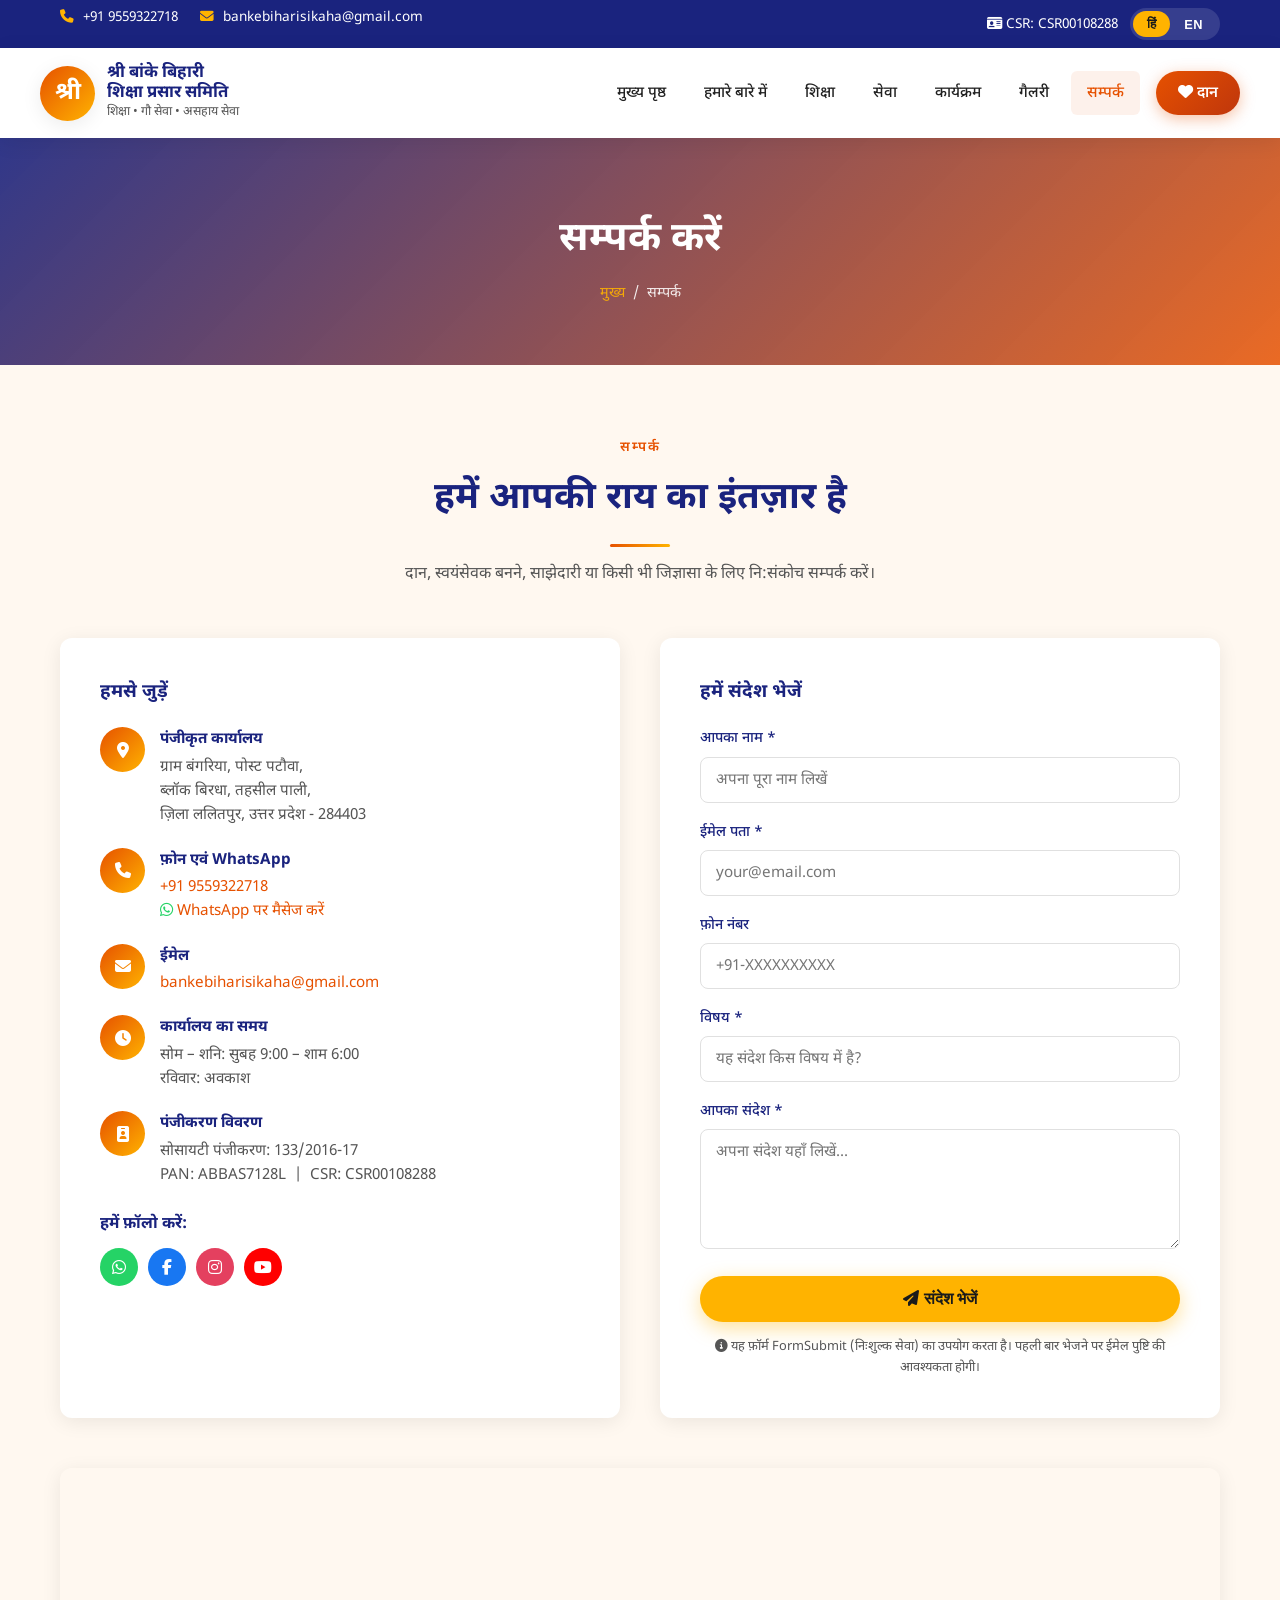
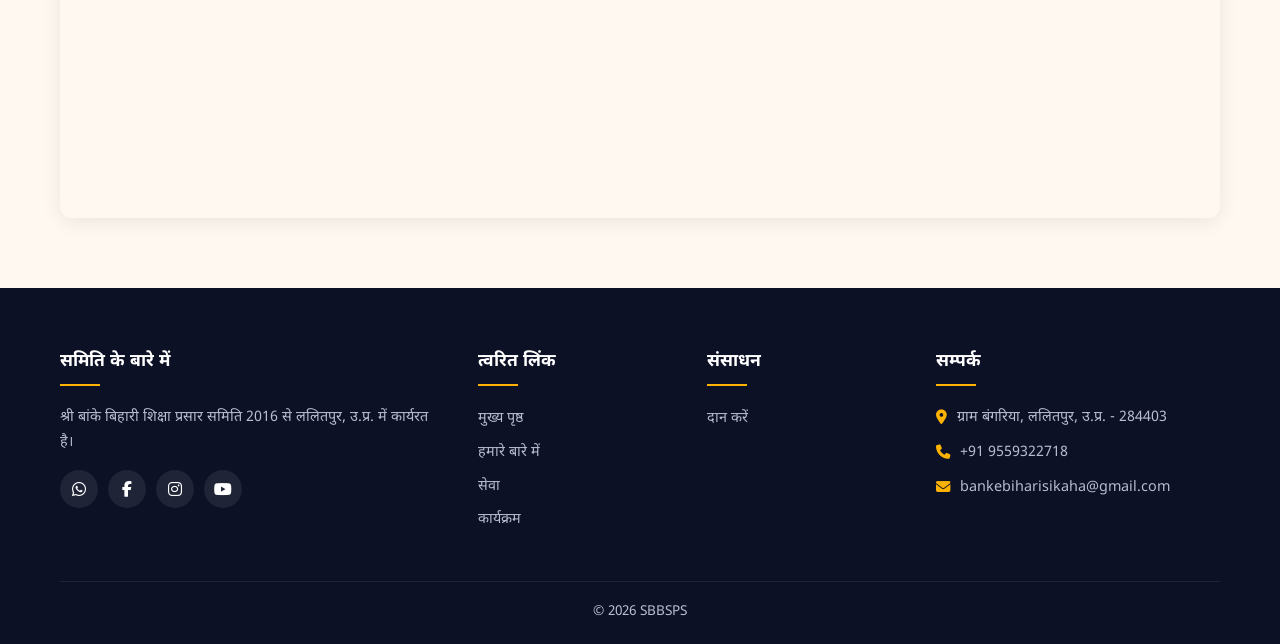
<file: contact.html>
<!DOCTYPE html>
<html lang="hi" data-lang="hi">
<head>
<meta charset="UTF-8">
<meta name="viewport" content="width=device-width, initial-scale=1.0">
<title data-title-hi="सम्पर्क करें | श्री बांके बिहारी शिक्षा प्रसार समिति" data-title-en="Contact Us | SBBSPS">सम्पर्क करें | श्री बांके बिहारी शिक्षा प्रसार समिति</title>
<script src="js/i18n.js"></script>
<link rel="preconnect" href="https://fonts.googleapis.com">
<link href="https://fonts.googleapis.com/css2?family=Noto+Sans+Devanagari:wght@400;500;600;700;800&family=Poppins:wght@300;400;500;600;700;800&display=swap" rel="stylesheet">
<link rel="stylesheet" href="https://cdnjs.cloudflare.com/ajax/libs/font-awesome/6.4.0/css/all.min.css">
<link rel="stylesheet" href="css/style.css">
</head>
<body>

<div class="topbar">
  <div class="container">
    <div class="topbar-info">
      <span><i class="fas fa-phone"></i> +91 9559322718</span>
      <span><i class="fas fa-envelope"></i> bankebiharisikaha@gmail.com</span>
    </div>
    <div>
      <span><i class="fas fa-id-card"></i> CSR: CSR00108288</span>
      <span class="lang-toggle"><button data-lang="hi">हिं</button><button data-lang="en">EN</button></span>
    </div>
  </div>
</div>

<header class="header">
  <div class="container header-inner">
    <a href="index.html" class="logo">
      <div class="logo-icon">श्री</div>
      <div class="logo-text">
        <h1 class="hi">श्री बांके बिहारी<br>शिक्षा प्रसार समिति</h1>
        <h1 class="en">SHRI BANKE BIHARI<br>SHIKSHA PRASAR SAMITI</h1>
        <p class="hi">शिक्षा • गौ सेवा • असहाय सेवा</p>
        <p class="en">Education • Gau Seva • Asahay Seva</p>
      </div>
    </a>
    <button class="menu-toggle" aria-label="Menu"><i class="fas fa-bars"></i></button>
    <nav class="nav" id="mainNav">
      <a href="index.html"><span class="hi">मुख्य पृष्ठ</span><span class="en">Home</span></a>
      <a href="about.html"><span class="hi">हमारे बारे में</span><span class="en">About</span></a>
      <a href="activities.html"><span class="hi">शिक्षा</span><span class="en">Education</span></a>
      <a href="seva.html"><span class="hi">सेवा</span><span class="en">Seva</span></a>
      <a href="events.html"><span class="hi">कार्यक्रम</span><span class="en">Events</span></a>
      <a href="gallery.html"><span class="hi">गैलरी</span><span class="en">Gallery</span></a>
      <a href="contact.html" class="active"><span class="hi">सम्पर्क</span><span class="en">Contact</span></a>
      <a href="donate.html" class="btn-donate"><i class="fas fa-heart"></i> <span class="hi">दान</span><span class="en">Donate</span></a>
    </nav>
  </div>
</header>

<section class="page-hero">
  <div class="container">
    <h1><span class="hi">सम्पर्क करें</span><span class="en">Get in Touch</span></h1>
    <div class="breadcrumb"><a href="index.html"><span class="hi">मुख्य</span><span class="en">Home</span></a> &nbsp;/&nbsp; <span class="hi">सम्पर्क</span><span class="en">Contact</span></div>
  </div>
</section>

<section>
  <div class="container">
    <div class="section-title">
      <small><span class="hi">सम्पर्क</span><span class="en">Contact</span></small>
      <h2><span class="hi">हमें आपकी राय का इंतज़ार है</span><span class="en">We'd Love to Hear From You</span></h2>
      <p><span class="hi">दान, स्वयंसेवक बनने, साझेदारी या किसी भी जिज्ञासा के लिए नि:संकोच सम्पर्क करें।</span><span class="en">For donations, volunteering, partnerships or any general queries, feel free to reach out.</span></p>
    </div>

    <div class="contact-grid">
      <div class="contact-info">
        <h3><span class="hi">हमसे जुड़ें</span><span class="en">Reach Us</span></h3>

        <div class="contact-item">
          <div class="icon"><i class="fas fa-map-marker-alt"></i></div>
          <div>
            <h4><span class="hi">पंजीकृत कार्यालय</span><span class="en">Registered Office</span></h4>
            <p><span class="hi">ग्राम बंगरिया, पोस्ट पटौवा,<br>ब्लॉक बिरधा, तहसील पाली,<br>ज़िला ललितपुर, उत्तर प्रदेश - 284403</span><span class="en">Gram Bangariya, Post Patauwa,<br>Block Birdha, Tehsil Pali,<br>District Lalitpur, Uttar Pradesh - 284403</span></p>
          </div>
        </div>

        <div class="contact-item">
          <div class="icon"><i class="fas fa-phone"></i></div>
          <div>
            <h4><span class="hi">फ़ोन एवं WhatsApp</span><span class="en">Phone & WhatsApp</span></h4>
            <p><a href="tel:+919559322718">+91 9559322718</a><br><a href="https://wa.me/919559322718" target="_blank"><i class="fab fa-whatsapp" style="color:#25D366"></i> WhatsApp <span class="hi">पर मैसेज करें</span><span class="en">us</span></a></p>
          </div>
        </div>

        <div class="contact-item">
          <div class="icon"><i class="fas fa-envelope"></i></div>
          <div>
            <h4><span class="hi">ईमेल</span><span class="en">Email</span></h4>
            <p><a href="mailto:bankebiharisikaha@gmail.com">bankebiharisikaha@gmail.com</a></p>
          </div>
        </div>

        <div class="contact-item">
          <div class="icon"><i class="fas fa-clock"></i></div>
          <div>
            <h4><span class="hi">कार्यालय का समय</span><span class="en">Office Hours</span></h4>
            <p><span class="hi">सोम – शनि: सुबह 9:00 – शाम 6:00<br>रविवार: अवकाश</span><span class="en">Mon – Sat: 9:00 AM – 6:00 PM<br>Sunday: Closed</span></p>
          </div>
        </div>

        <div class="contact-item">
          <div class="icon"><i class="fas fa-id-badge"></i></div>
          <div>
            <h4><span class="hi">पंजीकरण विवरण</span><span class="en">Registration Details</span></h4>
            <p><span class="hi">सोसायटी पंजीकरण</span><span class="en">Society Reg.</span>: 133/2016-17<br>PAN: ABBAS7128L &nbsp;|&nbsp; CSR: CSR00108288</p>
          </div>
        </div>

        <div style="margin-top:25px">
          <strong style="color:var(--secondary)"><span class="hi">हमें फ़ॉलो करें:</span><span class="en">Follow us on:</span></strong>
          <div class="social-links" style="margin-top:10px">
            <a href="https://wa.me/919559322718" style="background:#25D366" target="_blank"><i class="fab fa-whatsapp"></i></a>
            <a href="#" style="background:#1877F2"><i class="fab fa-facebook-f"></i></a>
            <a href="#" style="background:#E4405F"><i class="fab fa-instagram"></i></a>
            <a href="#" style="background:#FF0000"><i class="fab fa-youtube"></i></a>
          </div>
        </div>
      </div>

      <div class="contact-form">
        <h3 style="color:var(--secondary);margin-bottom:20px"><span class="hi">हमें संदेश भेजें</span><span class="en">Send Us a Message</span></h3>
        <form action="https://formsubmit.co/bankebiharisikaha@gmail.com" method="POST">
          <input type="hidden" name="_captcha" value="true">
          <input type="hidden" name="_subject" value="New message from website - SBBSPS">
          <div class="form-group">
            <label><span class="hi">आपका नाम *</span><span class="en">Your Name *</span></label>
            <input type="text" name="name" required data-placeholder-hi="अपना पूरा नाम लिखें" data-placeholder-en="Enter your full name">
          </div>
          <div class="form-group">
            <label><span class="hi">ईमेल पता *</span><span class="en">Email Address *</span></label>
            <input type="email" name="email" required data-placeholder-hi="your@email.com" data-placeholder-en="your@email.com">
          </div>
          <div class="form-group">
            <label><span class="hi">फ़ोन नंबर</span><span class="en">Phone Number</span></label>
            <input type="tel" name="phone" data-placeholder-hi="+91-XXXXXXXXXX" data-placeholder-en="+91-XXXXXXXXXX">
          </div>
          <div class="form-group">
            <label><span class="hi">विषय *</span><span class="en">Subject *</span></label>
            <input type="text" name="subject" required data-placeholder-hi="यह संदेश किस विषय में है?" data-placeholder-en="What is this about?">
          </div>
          <div class="form-group">
            <label><span class="hi">आपका संदेश *</span><span class="en">Your Message *</span></label>
            <textarea name="message" required data-placeholder-hi="अपना संदेश यहाँ लिखें..." data-placeholder-en="Type your message here..."></textarea>
          </div>
          <button type="submit" class="btn btn-primary" style="width:100%"><i class="fas fa-paper-plane"></i> <span class="hi">संदेश भेजें</span><span class="en">Send Message</span></button>
        </form>
        <p style="font-size:0.8rem;color:var(--text-light);margin-top:15px;text-align:center">
          <i class="fas fa-info-circle"></i> <span class="hi">यह फ़ॉर्म FormSubmit (निःशुल्क सेवा) का उपयोग करता है। पहली बार भेजने पर ईमेल पुष्टि की आवश्यकता होगी।</span><span class="en">This form uses FormSubmit (free service). First-time use requires email verification.</span>
        </p>
      </div>
    </div>

    <div class="map-wrap">
      <iframe
        src="https://www.google.com/maps?q=Bangariya,+Lalitpur,+Uttar+Pradesh,+India&output=embed"
        loading="lazy"
        referrerpolicy="no-referrer-when-downgrade"
        allowfullscreen></iframe>
    </div>
  </div>
</section>

<footer class="footer">
  <div class="container">
    <div class="footer-grid">
      <div class="footer-about">
        <h4><span class="hi">समिति के बारे में</span><span class="en">About Samiti</span></h4>
        <p class="hi">श्री बांके बिहारी शिक्षा प्रसार समिति 2016 से ललितपुर, उ.प्र. में कार्यरत है।</p>
        <p class="en">SBBSPS has been working since 2016 in Lalitpur, UP.</p>
        <div class="social-links">
          <a href="https://wa.me/919559322718"><i class="fab fa-whatsapp"></i></a>
          <a href="#"><i class="fab fa-facebook-f"></i></a>
          <a href="#"><i class="fab fa-instagram"></i></a>
          <a href="#"><i class="fab fa-youtube"></i></a>
        </div>
      </div>
      <div><h4><span class="hi">त्वरित लिंक</span><span class="en">Quick Links</span></h4>
        <ul>
          <li><a href="index.html"><span class="hi">मुख्य पृष्ठ</span><span class="en">Home</span></a></li>
          <li><a href="about.html"><span class="hi">हमारे बारे में</span><span class="en">About</span></a></li>
          <li><a href="seva.html"><span class="hi">सेवा</span><span class="en">Seva</span></a></li>
          <li><a href="events.html"><span class="hi">कार्यक्रम</span><span class="en">Events</span></a></li>
        </ul>
      </div>
      <div><h4><span class="hi">संसाधन</span><span class="en">Resources</span></h4>
        <ul>
          <li><a href="donate.html"><span class="hi">दान करें</span><span class="en">Donate</span></a></li>
        </ul>
      </div>
      <div class="footer-contact">
        <h4><span class="hi">सम्पर्क</span><span class="en">Reach Us</span></h4>
        <p><i class="fas fa-map-marker-alt"></i> <span class="hi">ग्राम बंगरिया, ललितपुर, उ.प्र. - 284403</span><span class="en">Gram Bangariya, Lalitpur, UP - 284403</span></p>
        <p><i class="fas fa-phone"></i> +91 9559322718</p>
        <p><i class="fas fa-envelope"></i> bankebiharisikaha@gmail.com</p>
      </div>
    </div>
    <div class="footer-bottom">&copy; 2026 SBBSPS</div>
  </div>
</footer>

<script src="js/main.js"></script>
</body>
</html>
</file>
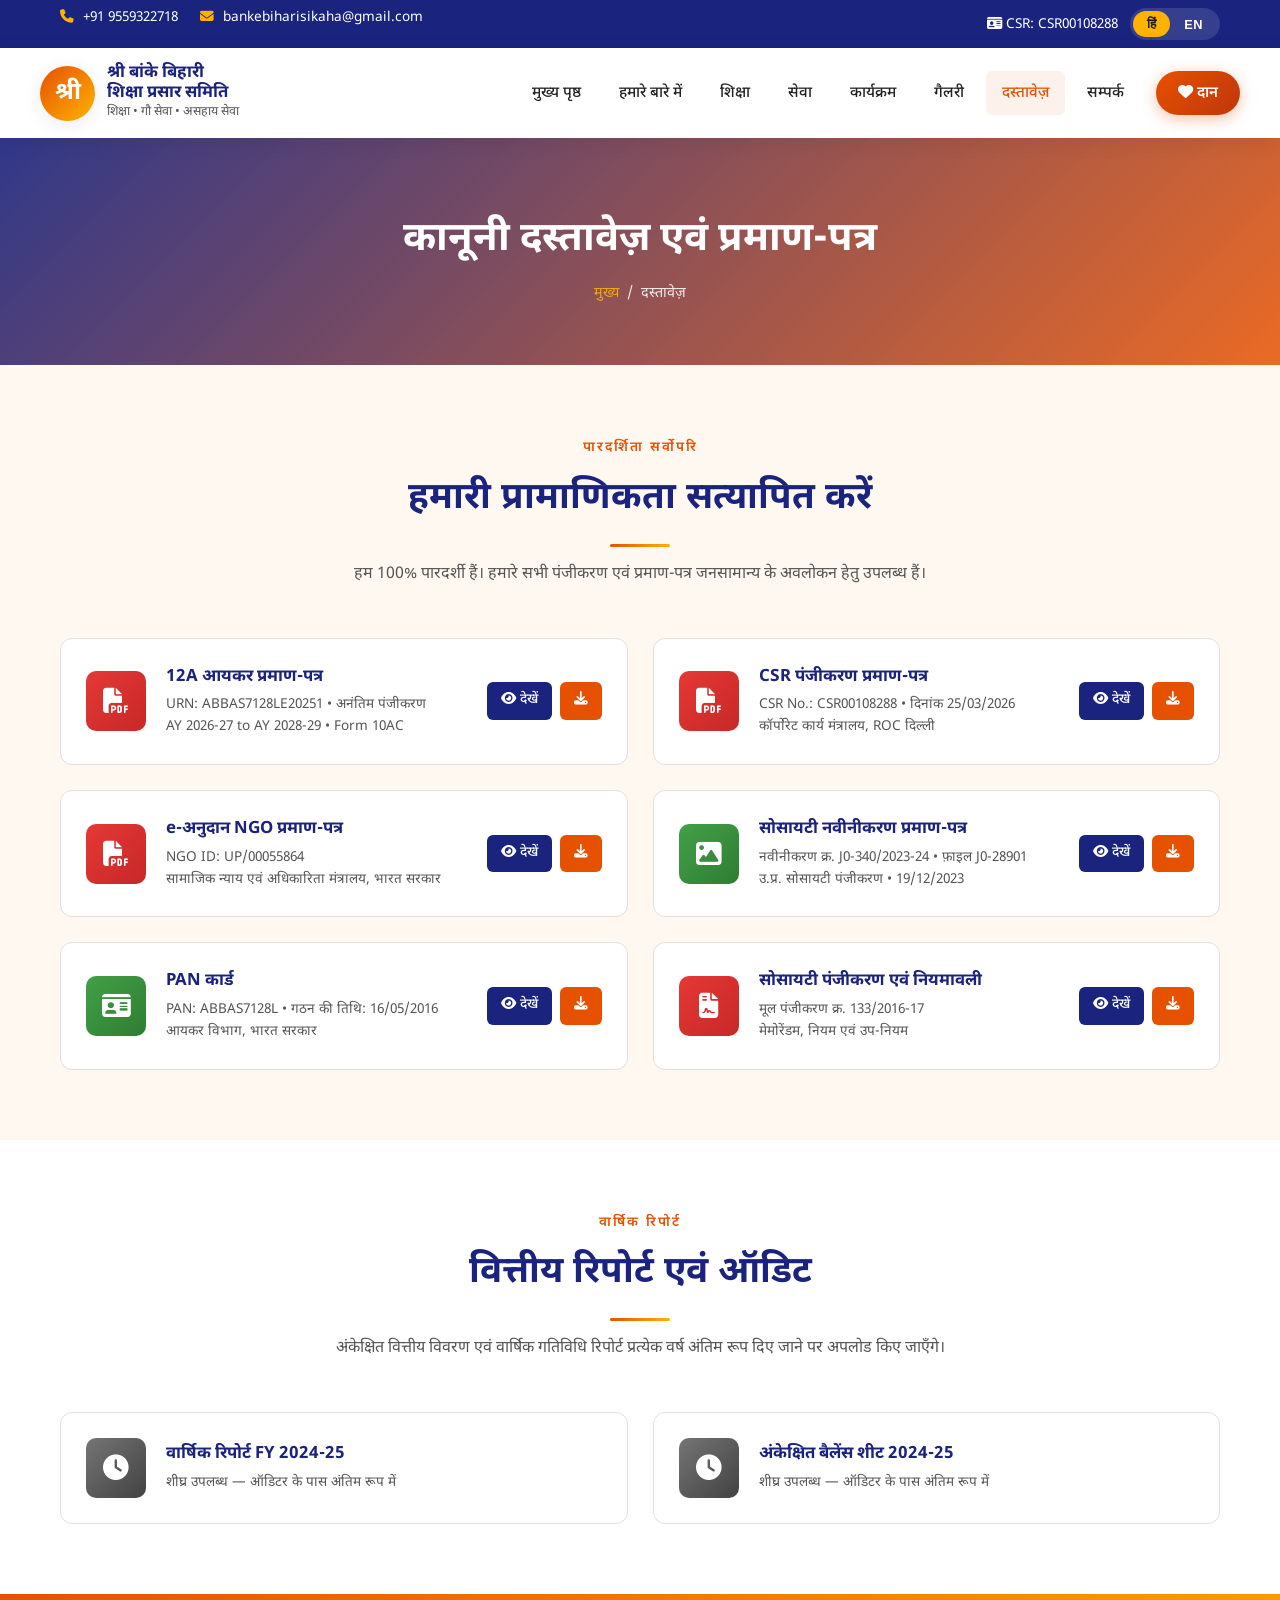
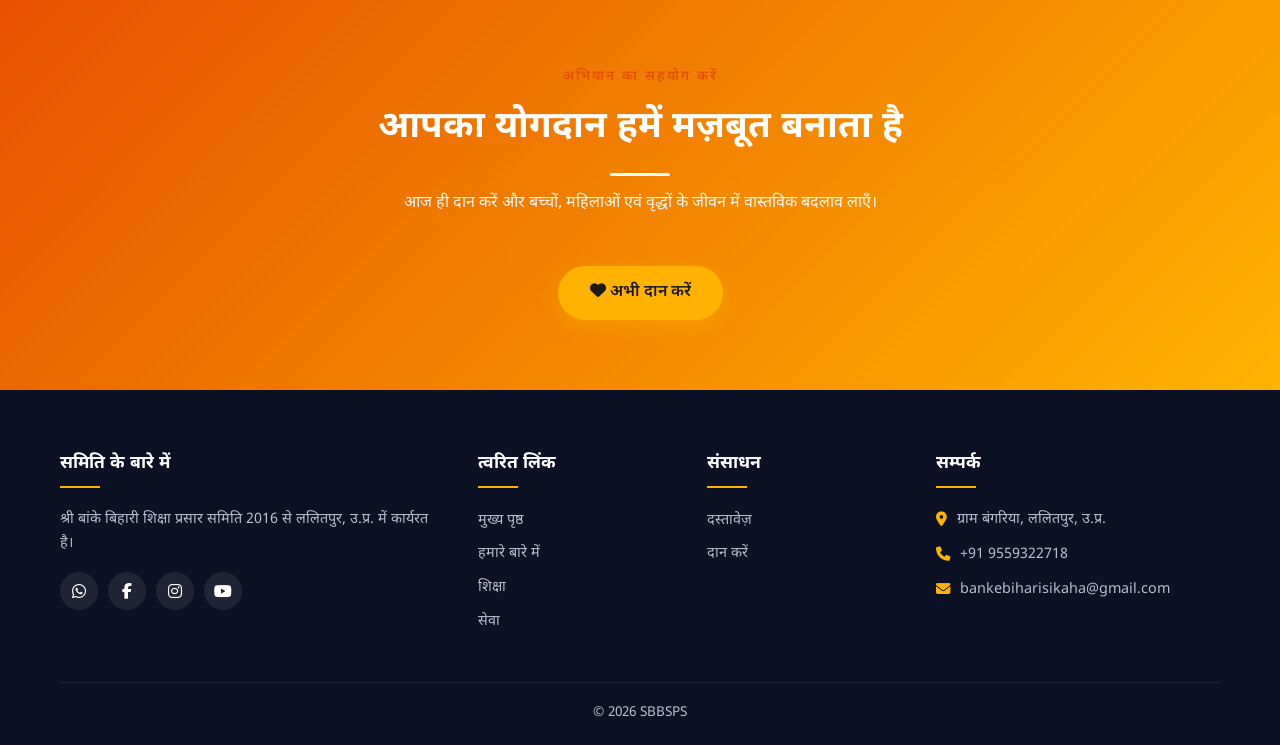
<file: documents.html>
<!DOCTYPE html>
<html lang="hi" data-lang="hi">
<head>
<meta charset="UTF-8">
<meta name="viewport" content="width=device-width, initial-scale=1.0">
<title data-title-hi="दस्तावेज़ | श्री बांके बिहारी शिक्षा प्रसार समिति" data-title-en="Documents | SBBSPS">दस्तावेज़ | श्री बांके बिहारी शिक्षा प्रसार समिति</title>
<script src="js/i18n.js"></script>
<link rel="preconnect" href="https://fonts.googleapis.com">
<link href="https://fonts.googleapis.com/css2?family=Noto+Sans+Devanagari:wght@400;500;600;700;800&family=Poppins:wght@300;400;500;600;700;800&display=swap" rel="stylesheet">
<link rel="stylesheet" href="https://cdnjs.cloudflare.com/ajax/libs/font-awesome/6.4.0/css/all.min.css">
<link rel="stylesheet" href="css/style.css">
</head>
<body>

<div class="topbar">
  <div class="container">
    <div class="topbar-info">
      <span><i class="fas fa-phone"></i> +91 9559322718</span>
      <span><i class="fas fa-envelope"></i> bankebiharisikaha@gmail.com</span>
    </div>
    <div>
      <span><i class="fas fa-id-card"></i> CSR: CSR00108288</span>
      <span class="lang-toggle"><button data-lang="hi">हिं</button><button data-lang="en">EN</button></span>
    </div>
  </div>
</div>

<header class="header">
  <div class="container header-inner">
    <a href="index.html" class="logo">
      <div class="logo-icon">श्री</div>
      <div class="logo-text">
        <h1 class="hi">श्री बांके बिहारी<br>शिक्षा प्रसार समिति</h1>
        <h1 class="en">SHRI BANKE BIHARI<br>SHIKSHA PRASAR SAMITI</h1>
        <p class="hi">शिक्षा • गौ सेवा • असहाय सेवा</p>
        <p class="en">Education • Gau Seva • Asahay Seva</p>
      </div>
    </a>
    <button class="menu-toggle" aria-label="Menu"><i class="fas fa-bars"></i></button>
    <nav class="nav" id="mainNav">
      <a href="index.html"><span class="hi">मुख्य पृष्ठ</span><span class="en">Home</span></a>
      <a href="about.html"><span class="hi">हमारे बारे में</span><span class="en">About</span></a>
      <a href="activities.html"><span class="hi">शिक्षा</span><span class="en">Education</span></a>
      <a href="seva.html"><span class="hi">सेवा</span><span class="en">Seva</span></a>
      <a href="events.html"><span class="hi">कार्यक्रम</span><span class="en">Events</span></a>
      <a href="gallery.html"><span class="hi">गैलरी</span><span class="en">Gallery</span></a>
      <a href="documents.html" class="active"><span class="hi">दस्तावेज़</span><span class="en">Documents</span></a>
      <a href="contact.html"><span class="hi">सम्पर्क</span><span class="en">Contact</span></a>
      <a href="donate.html" class="btn-donate"><i class="fas fa-heart"></i> <span class="hi">दान</span><span class="en">Donate</span></a>
    </nav>
  </div>
</header>

<section class="page-hero">
  <div class="container">
    <h1><span class="hi">कानूनी दस्तावेज़ एवं प्रमाण-पत्र</span><span class="en">Legal Documents & Certificates</span></h1>
    <div class="breadcrumb"><a href="index.html"><span class="hi">मुख्य</span><span class="en">Home</span></a> &nbsp;/&nbsp; <span class="hi">दस्तावेज़</span><span class="en">Documents</span></div>
  </div>
</section>

<section>
  <div class="container">
    <div class="section-title">
      <small><span class="hi">पारदर्शिता सर्वोपरि</span><span class="en">Transparency First</span></small>
      <h2><span class="hi">हमारी प्रामाणिकता सत्यापित करें</span><span class="en">Verify Our Authenticity</span></h2>
      <p><span class="hi">हम 100% पारदर्शी हैं। हमारे सभी पंजीकरण एवं प्रमाण-पत्र जनसामान्य के अवलोकन हेतु उपलब्ध हैं।</span><span class="en">We believe in 100% transparency. All registrations and certificates are open for public inspection.</span></p>
    </div>

    <div class="docs-grid">

      <div class="doc-item">
        <div class="doc-icon"><i class="fas fa-file-pdf"></i></div>
        <div class="doc-info">
          <h4><span class="hi">12A आयकर प्रमाण-पत्र</span><span class="en">12A Income Tax Certificate</span></h4>
          <p>URN: ABBAS7128LE20251 • <span class="hi">अनंतिम पंजीकरण</span><span class="en">Provisional Reg.</span><br>AY 2026-27 to AY 2028-29 • Form 10AC</p>
        </div>
        <div class="doc-actions">
          <a href="documents/12A-Certificate.pdf" target="_blank" class="view"><i class="fas fa-eye"></i> <span class="hi">देखें</span><span class="en">View</span></a>
          <a href="documents/12A-Certificate.pdf" download><i class="fas fa-download"></i></a>
        </div>
      </div>

      <div class="doc-item">
        <div class="doc-icon"><i class="fas fa-file-pdf"></i></div>
        <div class="doc-info">
          <h4><span class="hi">CSR पंजीकरण प्रमाण-पत्र</span><span class="en">CSR Registration Certificate</span></h4>
          <p>CSR No.: CSR00108288 • <span class="hi">दिनांक 25/03/2026</span><span class="en">Date: 25/03/2026</span><br><span class="hi">कॉर्पोरेट कार्य मंत्रालय, ROC दिल्ली</span><span class="en">Ministry of Corporate Affairs, ROC Delhi</span></p>
        </div>
        <div class="doc-actions">
          <a href="documents/CSR-Certificate.pdf" target="_blank" class="view"><i class="fas fa-eye"></i> <span class="hi">देखें</span><span class="en">View</span></a>
          <a href="documents/CSR-Certificate.pdf" download><i class="fas fa-download"></i></a>
        </div>
      </div>

      <div class="doc-item">
        <div class="doc-icon"><i class="fas fa-file-pdf"></i></div>
        <div class="doc-info">
          <h4><span class="hi">e-अनुदान NGO प्रमाण-पत्र</span><span class="en">e-Anudaan NGO Certificate</span></h4>
          <p>NGO ID: UP/00055864<br><span class="hi">सामाजिक न्याय एवं अधिकारिता मंत्रालय, भारत सरकार</span><span class="en">Min. of Social Justice & Empowerment, GoI</span></p>
        </div>
        <div class="doc-actions">
          <a href="documents/e-Anudaan-Certificate.pdf" target="_blank" class="view"><i class="fas fa-eye"></i> <span class="hi">देखें</span><span class="en">View</span></a>
          <a href="documents/e-Anudaan-Certificate.pdf" download><i class="fas fa-download"></i></a>
        </div>
      </div>

      <div class="doc-item">
        <div class="doc-icon img"><i class="fas fa-image"></i></div>
        <div class="doc-info">
          <h4><span class="hi">सोसायटी नवीनीकरण प्रमाण-पत्र</span><span class="en">Society Renewal Certificate</span></h4>
          <p><span class="hi">नवीनीकरण क्र.</span><span class="en">Renewal No.</span> J0-340/2023-24 • <span class="hi">फ़ाइल</span><span class="en">File</span> J0-28901<br><span class="hi">उ.प्र. सोसायटी पंजीकरण • 19/12/2023</span><span class="en">UP Govt. Society Registration • 19/12/2023</span></p>
        </div>
        <div class="doc-actions">
          <a href="documents/Society-Renewal-Certificate.jpeg" target="_blank" class="view"><i class="fas fa-eye"></i> <span class="hi">देखें</span><span class="en">View</span></a>
          <a href="documents/Society-Renewal-Certificate.jpeg" download><i class="fas fa-download"></i></a>
        </div>
      </div>

      <div class="doc-item">
        <div class="doc-icon img"><i class="fas fa-id-card"></i></div>
        <div class="doc-info">
          <h4>PAN <span class="hi">कार्ड</span><span class="en">Card</span></h4>
          <p>PAN: ABBAS7128L • <span class="hi">गठन की तिथि:</span><span class="en">Date of Formation:</span> 16/05/2016<br><span class="hi">आयकर विभाग, भारत सरकार</span><span class="en">Income Tax Department, GoI</span></p>
        </div>
        <div class="doc-actions">
          <a href="documents/PAN-Card.jpeg" target="_blank" class="view"><i class="fas fa-eye"></i> <span class="hi">देखें</span><span class="en">View</span></a>
          <a href="documents/PAN-Card.jpeg" download><i class="fas fa-download"></i></a>
        </div>
      </div>

      <div class="doc-item">
        <div class="doc-icon"><i class="fas fa-file-contract"></i></div>
        <div class="doc-info">
          <h4><span class="hi">सोसायटी पंजीकरण एवं नियमावली</span><span class="en">Society Registration & Bylaws</span></h4>
          <p><span class="hi">मूल पंजीकरण क्र. 133/2016-17</span><span class="en">Original Registration No. 133/2016-17</span><br><span class="hi">मेमोरेंडम, नियम एवं उप-नियम</span><span class="en">Memorandum, Rules & Regulations</span></p>
        </div>
        <div class="doc-actions">
          <a href="documents/Society-Registration-Bylaws.pdf" target="_blank" class="view"><i class="fas fa-eye"></i> <span class="hi">देखें</span><span class="en">View</span></a>
          <a href="documents/Society-Registration-Bylaws.pdf" download><i class="fas fa-download"></i></a>
        </div>
      </div>

    </div>
  </div>
</section>

<section class="bg-alt">
  <div class="container">
    <div class="section-title">
      <small><span class="hi">वार्षिक रिपोर्ट</span><span class="en">Annual Reports</span></small>
      <h2><span class="hi">वित्तीय रिपोर्ट एवं ऑडिट</span><span class="en">Financial Reports & Audits</span></h2>
      <p><span class="hi">अंकेक्षित वित्तीय विवरण एवं वार्षिक गतिविधि रिपोर्ट प्रत्येक वर्ष अंतिम रूप दिए जाने पर अपलोड किए जाएँगे।</span><span class="en">Audited financial statements and annual activity reports will be uploaded as they are finalised each year.</span></p>
    </div>
    <div class="docs-grid">
      <div class="doc-item"><div class="doc-icon" style="background:linear-gradient(135deg,#757575,#424242)"><i class="fas fa-clock"></i></div><div class="doc-info"><h4><span class="hi">वार्षिक रिपोर्ट</span><span class="en">Annual Report</span> FY 2024-25</h4><p><span class="hi">शीघ्र उपलब्ध — ऑडिटर के पास अंतिम रूप में</span><span class="en">Coming soon — under finalisation by auditors</span></p></div></div>
      <div class="doc-item"><div class="doc-icon" style="background:linear-gradient(135deg,#757575,#424242)"><i class="fas fa-clock"></i></div><div class="doc-info"><h4><span class="hi">अंकेक्षित बैलेंस शीट</span><span class="en">Audited Balance Sheet</span> 2024-25</h4><p><span class="hi">शीघ्र उपलब्ध — ऑडिटर के पास अंतिम रूप में</span><span class="en">Coming soon — under finalisation by auditors</span></p></div></div>
    </div>
  </div>
</section>

<section class="donate-section">
  <div class="container text-center">
    <div class="section-title">
      <small><span class="hi">अभियान का सहयोग करें</span><span class="en">Support our Mission</span></small>
      <h2><span class="hi">आपका योगदान हमें मज़बूत बनाता है</span><span class="en">Your contribution makes us stronger</span></h2>
      <p><span class="hi">आज ही दान करें और बच्चों, महिलाओं एवं वृद्धों के जीवन में वास्तविक बदलाव लाएँ।</span><span class="en">Donate today and make a real difference in the lives of children, women and the elderly.</span></p>
    </div>
    <a href="donate.html" class="btn btn-primary"><i class="fas fa-heart"></i> <span class="hi">अभी दान करें</span><span class="en">Donate Now</span></a>
  </div>
</section>

<footer class="footer">
  <div class="container">
    <div class="footer-grid">
      <div class="footer-about">
        <h4><span class="hi">समिति के बारे में</span><span class="en">About Samiti</span></h4>
        <p class="hi">श्री बांके बिहारी शिक्षा प्रसार समिति 2016 से ललितपुर, उ.प्र. में कार्यरत है।</p>
        <p class="en">SBBSPS has been working since 2016 in Lalitpur, UP.</p>
        <div class="social-links">
          <a href="https://wa.me/919559322718"><i class="fab fa-whatsapp"></i></a>
          <a href="#"><i class="fab fa-facebook-f"></i></a>
          <a href="#"><i class="fab fa-instagram"></i></a>
          <a href="#"><i class="fab fa-youtube"></i></a>
        </div>
      </div>
      <div><h4><span class="hi">त्वरित लिंक</span><span class="en">Quick Links</span></h4>
        <ul>
          <li><a href="index.html"><span class="hi">मुख्य पृष्ठ</span><span class="en">Home</span></a></li>
          <li><a href="about.html"><span class="hi">हमारे बारे में</span><span class="en">About</span></a></li>
          <li><a href="activities.html"><span class="hi">शिक्षा</span><span class="en">Education</span></a></li>
          <li><a href="seva.html"><span class="hi">सेवा</span><span class="en">Seva</span></a></li>
        </ul>
      </div>
      <div><h4><span class="hi">संसाधन</span><span class="en">Resources</span></h4>
        <ul>
          <li><a href="documents.html"><span class="hi">दस्तावेज़</span><span class="en">Documents</span></a></li>
          <li><a href="donate.html"><span class="hi">दान करें</span><span class="en">Donate</span></a></li>
        </ul>
      </div>
      <div class="footer-contact">
        <h4><span class="hi">सम्पर्क</span><span class="en">Reach Us</span></h4>
        <p><i class="fas fa-map-marker-alt"></i> <span class="hi">ग्राम बंगरिया, ललितपुर, उ.प्र.</span><span class="en">Gram Bangariya, Lalitpur, UP</span></p>
        <p><i class="fas fa-phone"></i> +91 9559322718</p>
        <p><i class="fas fa-envelope"></i> bankebiharisikaha@gmail.com</p>
      </div>
    </div>
    <div class="footer-bottom">&copy; 2026 SBBSPS</div>
  </div>
</footer>

<script src="js/main.js"></script>
</body>
</html>
</file>
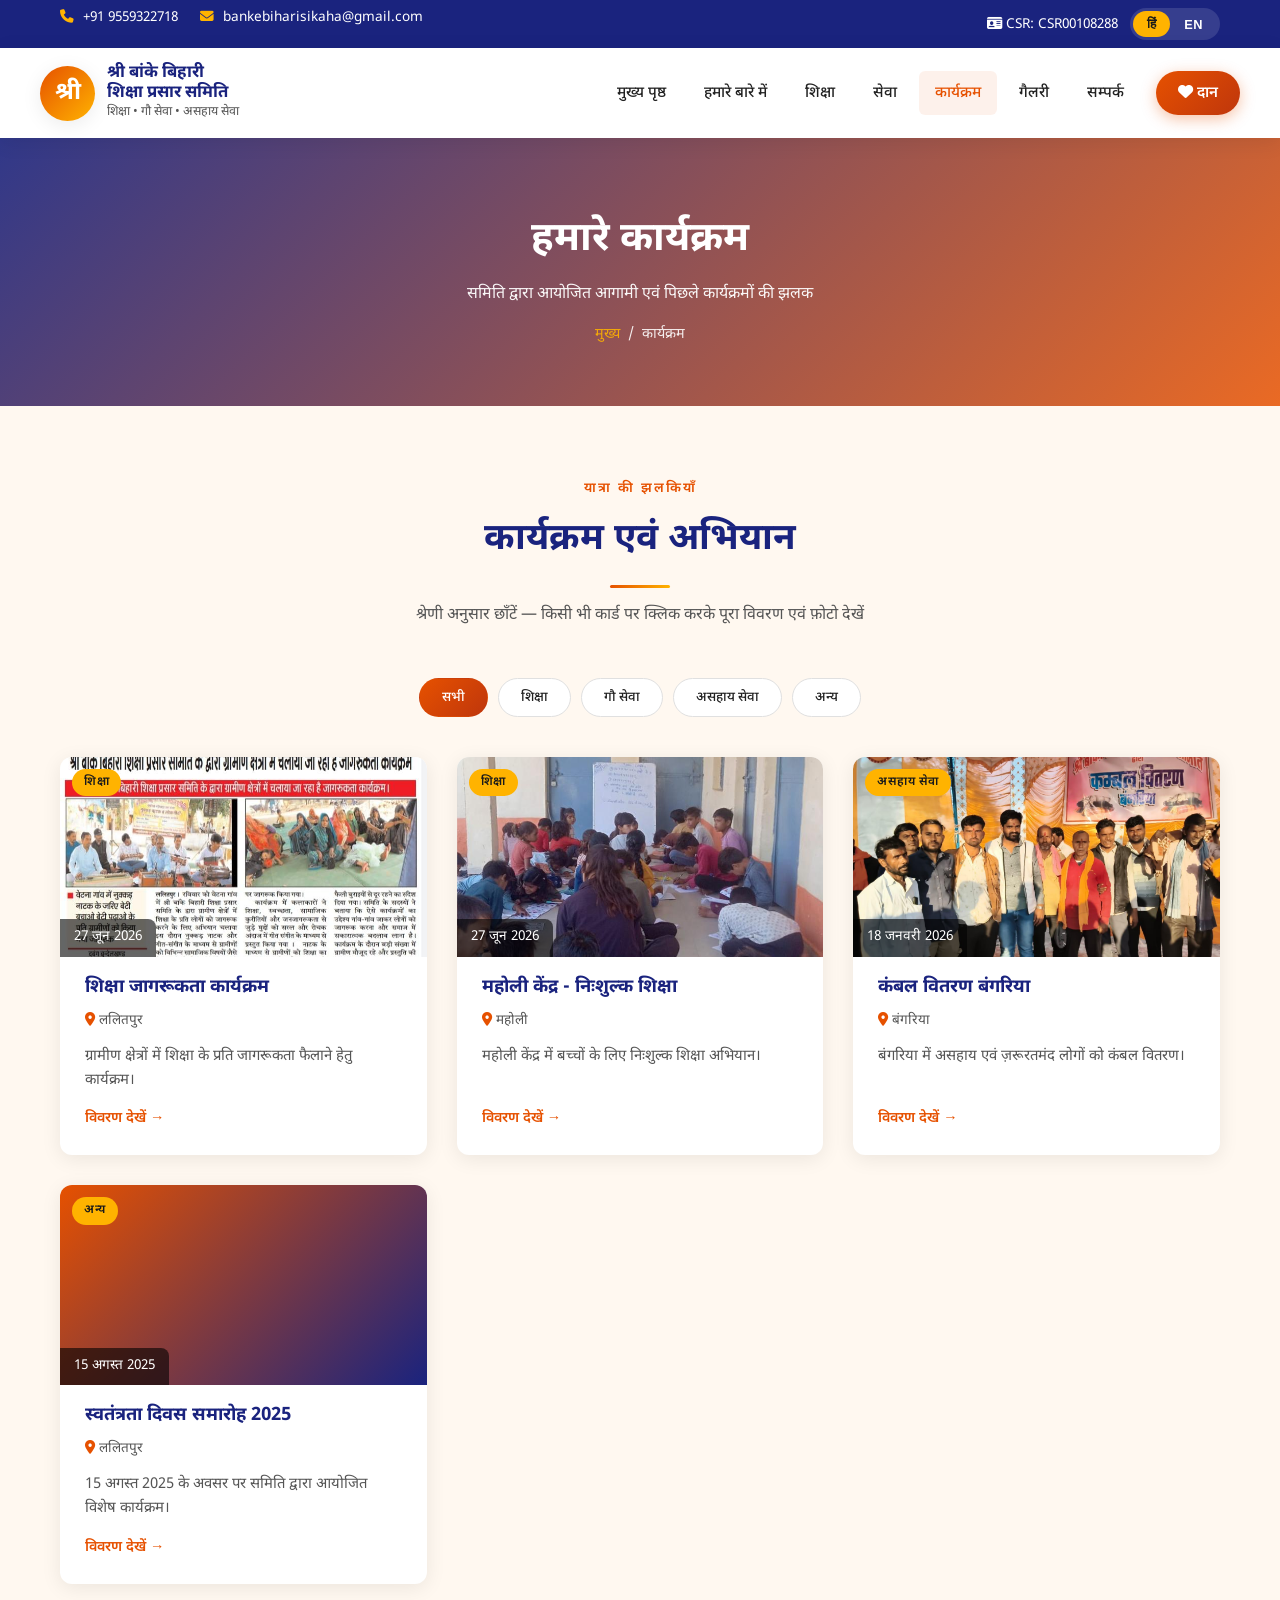
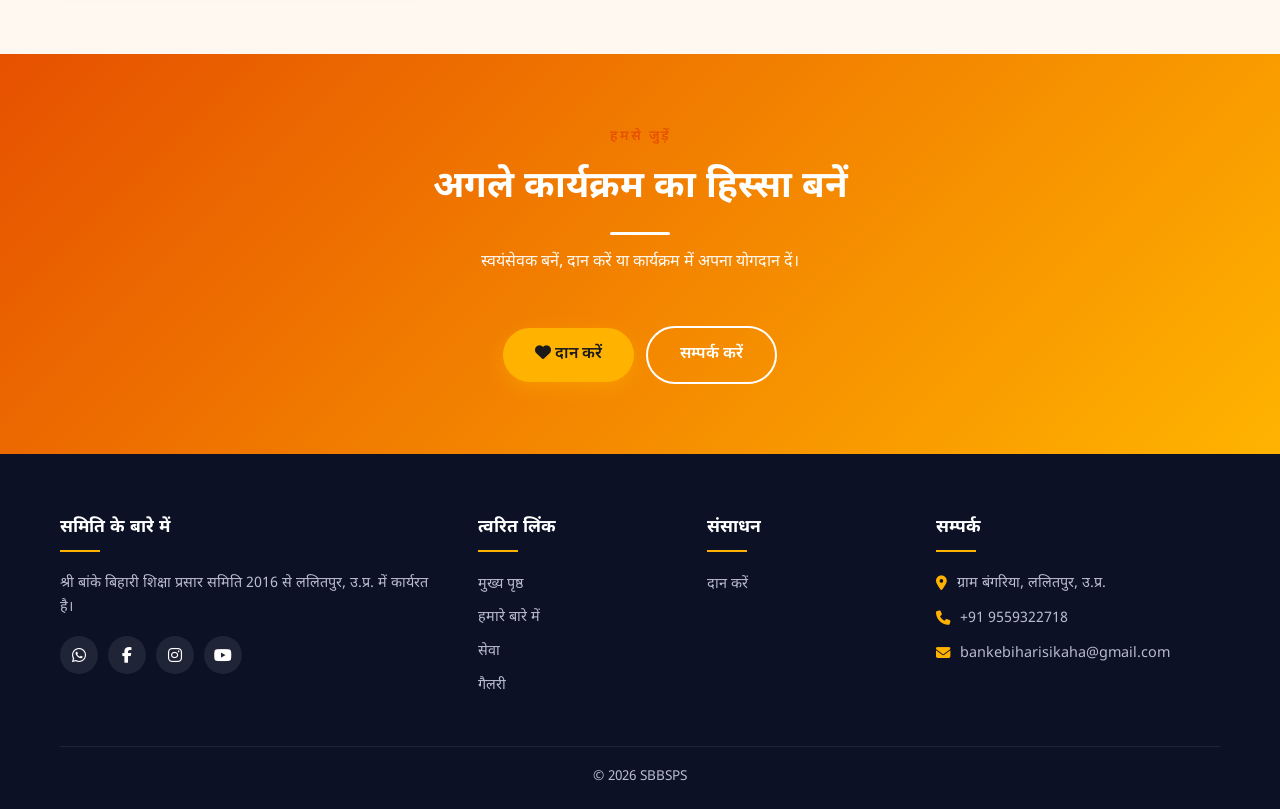
<file: events.html>
<!DOCTYPE html>
<html lang="hi" data-lang="hi">
<head>
<meta charset="UTF-8">
<meta name="viewport" content="width=device-width, initial-scale=1.0">
<title data-title-hi="कार्यक्रम | श्री बांके बिहारी शिक्षा प्रसार समिति" data-title-en="Events | SBBSPS">कार्यक्रम | श्री बांके बिहारी शिक्षा प्रसार समिति</title>
<script src="js/i18n.js"></script>
<link rel="preconnect" href="https://fonts.googleapis.com">
<link href="https://fonts.googleapis.com/css2?family=Noto+Sans+Devanagari:wght@400;500;600;700;800&family=Poppins:wght@300;400;500;600;700;800&display=swap" rel="stylesheet">
<link rel="stylesheet" href="https://cdnjs.cloudflare.com/ajax/libs/font-awesome/6.4.0/css/all.min.css">
<link rel="stylesheet" href="css/style.css">
<style>
  .filter-bar { display: flex; justify-content: center; gap: 10px; flex-wrap: wrap; margin-bottom: 40px; }
  .filter-bar button {
    padding: 10px 22px;
    background: #fff;
    border: 1px solid var(--border);
    border-radius: 30px;
    cursor: pointer;
    font-weight: 500;
    transition: var(--transition);
    color: var(--text);
    font-family: inherit;
  }
  .filter-bar button.active, .filter-bar button:hover {
    background: linear-gradient(135deg, var(--primary), var(--primary-dark));
    color: #fff;
    border-color: transparent;
  }
</style>
</head>
<body>

<div class="topbar">
  <div class="container">
    <div class="topbar-info">
      <span><i class="fas fa-phone"></i> +91 9559322718</span>
      <span><i class="fas fa-envelope"></i> bankebiharisikaha@gmail.com</span>
    </div>
    <div>
      <span><i class="fas fa-id-card"></i> CSR: CSR00108288</span>
      <span class="lang-toggle"><button data-lang="hi">हिं</button><button data-lang="en">EN</button></span>
    </div>
  </div>
</div>

<header class="header">
  <div class="container header-inner">
    <a href="index.html" class="logo">
      <div class="logo-icon">श्री</div>
      <div class="logo-text">
        <h1 class="hi">श्री बांके बिहारी<br>शिक्षा प्रसार समिति</h1>
        <h1 class="en">SHRI BANKE BIHARI<br>SHIKSHA PRASAR SAMITI</h1>
        <p class="hi">शिक्षा • गौ सेवा • असहाय सेवा</p>
        <p class="en">Education • Gau Seva • Asahay Seva</p>
      </div>
    </a>
    <button class="menu-toggle" aria-label="Menu"><i class="fas fa-bars"></i></button>
    <nav class="nav" id="mainNav">
      <a href="index.html"><span class="hi">मुख्य पृष्ठ</span><span class="en">Home</span></a>
      <a href="about.html"><span class="hi">हमारे बारे में</span><span class="en">About</span></a>
      <a href="activities.html"><span class="hi">शिक्षा</span><span class="en">Education</span></a>
      <a href="seva.html"><span class="hi">सेवा</span><span class="en">Seva</span></a>
      <a href="events.html" class="active"><span class="hi">कार्यक्रम</span><span class="en">Events</span></a>
      <a href="gallery.html"><span class="hi">गैलरी</span><span class="en">Gallery</span></a>
      <a href="contact.html"><span class="hi">सम्पर्क</span><span class="en">Contact</span></a>
      <a href="donate.html" class="btn-donate"><i class="fas fa-heart"></i> <span class="hi">दान</span><span class="en">Donate</span></a>
    </nav>
  </div>
</header>

<section class="page-hero">
  <div class="container">
    <h1><span class="hi">हमारे कार्यक्रम</span><span class="en">Our Events</span></h1>
    <p style="opacity:.95;max-width:700px;margin:8px auto 0"><span class="hi">समिति द्वारा आयोजित आगामी एवं पिछले कार्यक्रमों की झलक</span><span class="en">A glimpse of our upcoming and past events</span></p>
    <div class="breadcrumb" style="margin-top:15px"><a href="index.html"><span class="hi">मुख्य</span><span class="en">Home</span></a> &nbsp;/&nbsp; <span class="hi">कार्यक्रम</span><span class="en">Events</span></div>
  </div>
</section>

<section>
  <div class="container">
    <div class="section-title">
      <small><span class="hi">यात्रा की झलकियाँ</span><span class="en">Glimpses of the Journey</span></small>
      <h2><span class="hi">कार्यक्रम एवं अभियान</span><span class="en">Programs & Drives</span></h2>
      <p><span class="hi">श्रेणी अनुसार छाँटें — किसी भी कार्ड पर क्लिक करके पूरा विवरण एवं फ़ोटो देखें</span><span class="en">Filter by category — click any card to see full details and photos</span></p>
    </div>

    <div class="filter-bar">
      <button data-event-filter="all" class="active"><span class="hi">सभी</span><span class="en">All</span></button>
      <button data-event-filter="shiksha"><span class="hi">शिक्षा</span><span class="en">Education</span></button>
      <button data-event-filter="gau-seva"><span class="hi">गौ सेवा</span><span class="en">Gau Seva</span></button>
      <button data-event-filter="asahay-seva"><span class="hi">असहाय सेवा</span><span class="en">Asahay Seva</span></button>
      <button data-event-filter="general"><span class="hi">अन्य</span><span class="en">Other</span></button>
    </div>

    <div class="events-grid" id="eventsGrid">
      <!-- Rendered by data-loader.js from data/events.json -->
    </div>
  </div>
</section>

<!-- Event Modal -->
<div class="event-modal" id="eventModal" role="dialog" aria-modal="true"></div>

<section class="donate-section">
  <div class="container">
    <div class="section-title">
      <small><span class="hi">हमसे जुड़ें</span><span class="en">Join Us</span></small>
      <h2><span class="hi">अगले कार्यक्रम का हिस्सा बनें</span><span class="en">Be a Part of Our Next Event</span></h2>
      <p><span class="hi">स्वयंसेवक बनें, दान करें या कार्यक्रम में अपना योगदान दें।</span><span class="en">Volunteer, donate, or contribute to the next event.</span></p>
    </div>
    <div class="text-center mt-3">
      <a href="donate.html" class="btn btn-primary"><i class="fas fa-heart"></i> <span class="hi">दान करें</span><span class="en">Donate</span></a>
      &nbsp;
      <a href="contact.html" class="btn btn-outline"><span class="hi">सम्पर्क करें</span><span class="en">Contact Us</span></a>
    </div>
  </div>
</section>

<footer class="footer">
  <div class="container">
    <div class="footer-grid">
      <div class="footer-about">
        <h4><span class="hi">समिति के बारे में</span><span class="en">About Samiti</span></h4>
        <p class="hi">श्री बांके बिहारी शिक्षा प्रसार समिति 2016 से ललितपुर, उ.प्र. में कार्यरत है।</p>
        <p class="en">SBBSPS has been working since 2016 in Lalitpur, UP.</p>
        <div class="social-links">
          <a href="https://wa.me/919559322718"><i class="fab fa-whatsapp"></i></a>
          <a href="#"><i class="fab fa-facebook-f"></i></a>
          <a href="#"><i class="fab fa-instagram"></i></a>
          <a href="#"><i class="fab fa-youtube"></i></a>
        </div>
      </div>
      <div><h4><span class="hi">त्वरित लिंक</span><span class="en">Quick Links</span></h4>
        <ul>
          <li><a href="index.html"><span class="hi">मुख्य पृष्ठ</span><span class="en">Home</span></a></li>
          <li><a href="about.html"><span class="hi">हमारे बारे में</span><span class="en">About</span></a></li>
          <li><a href="seva.html"><span class="hi">सेवा</span><span class="en">Seva</span></a></li>
          <li><a href="gallery.html"><span class="hi">गैलरी</span><span class="en">Gallery</span></a></li>
        </ul>
      </div>
      <div><h4><span class="hi">संसाधन</span><span class="en">Resources</span></h4>
        <ul>
          <li><a href="donate.html"><span class="hi">दान करें</span><span class="en">Donate</span></a></li>
        </ul>
      </div>
      <div class="footer-contact">
        <h4><span class="hi">सम्पर्क</span><span class="en">Reach Us</span></h4>
        <p><i class="fas fa-map-marker-alt"></i> <span class="hi">ग्राम बंगरिया, ललितपुर, उ.प्र.</span><span class="en">Gram Bangariya, Lalitpur, UP</span></p>
        <p><i class="fas fa-phone"></i> +91 9559322718</p>
        <p><i class="fas fa-envelope"></i> bankebiharisikaha@gmail.com</p>
      </div>
    </div>
    <div class="footer-bottom">&copy; 2026 SBBSPS</div>
  </div>
</footer>

<script src="js/main.js"></script>
<script src="js/data-loader.js"></script>
</body>
</html>
</file>
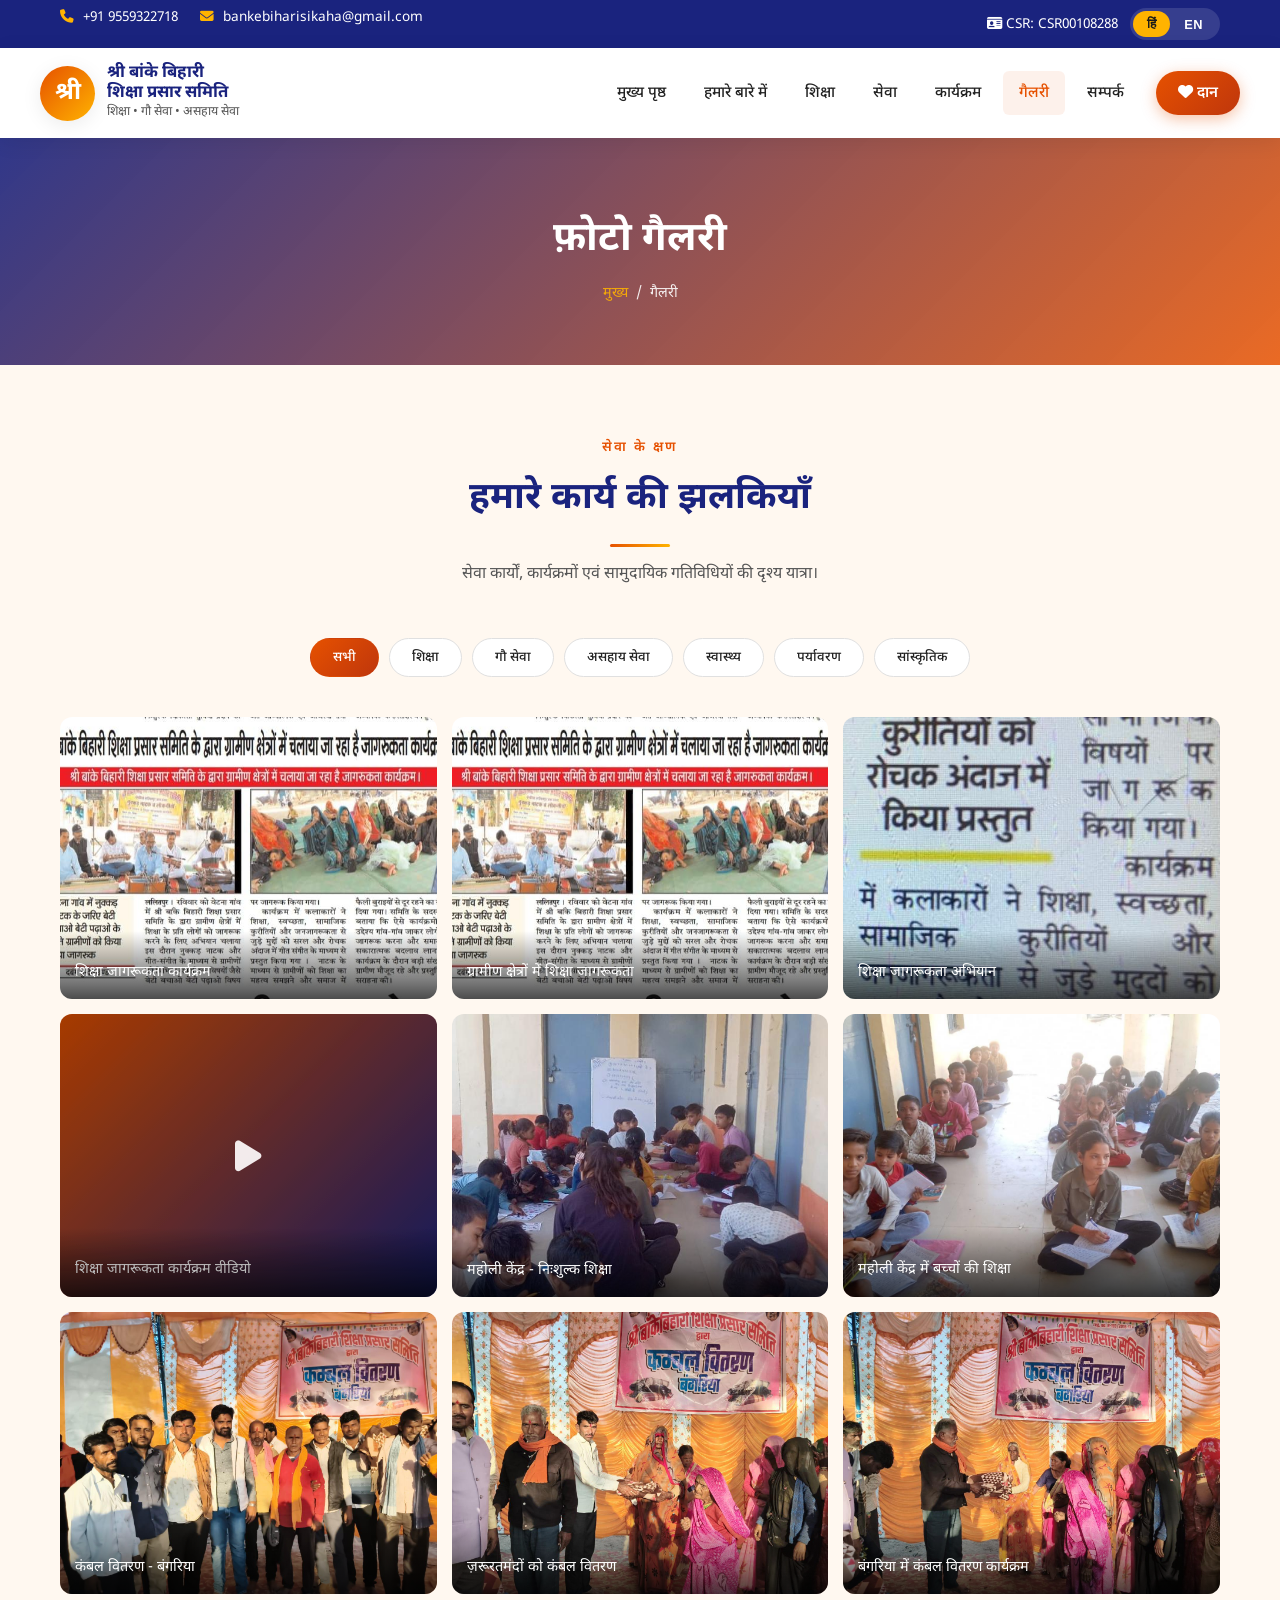
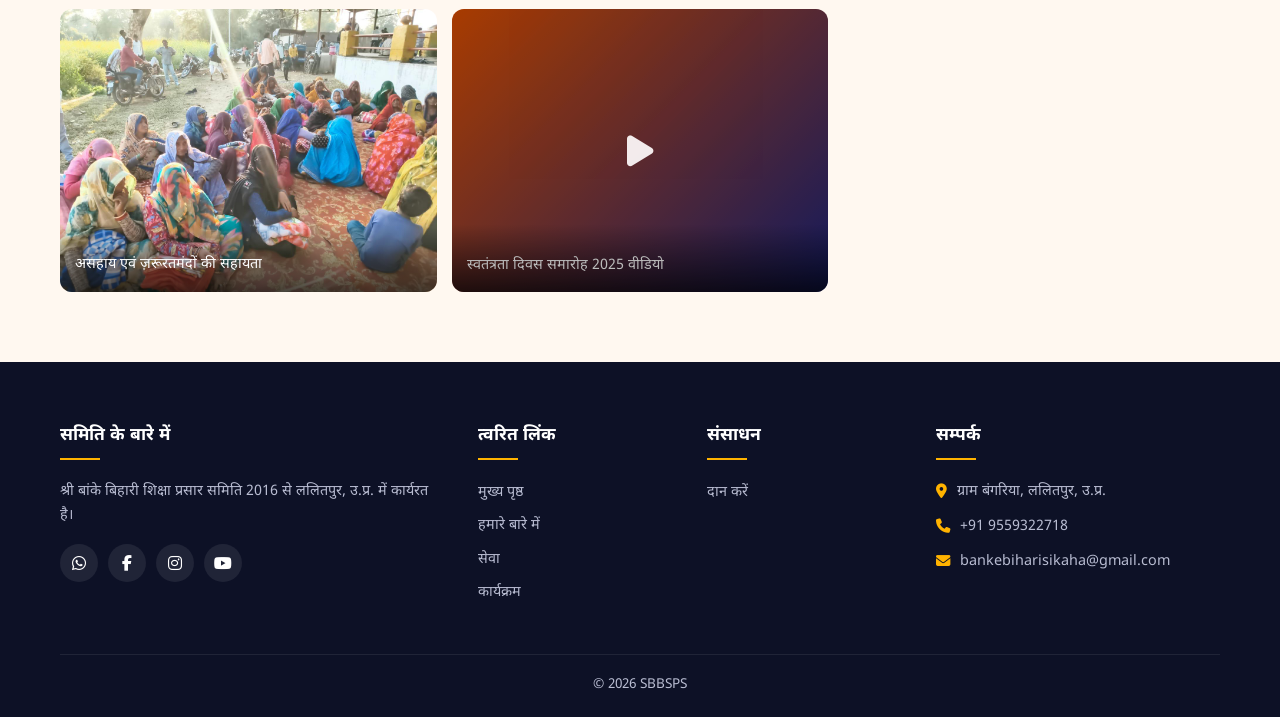
<file: gallery.html>
<!DOCTYPE html>
<html lang="hi" data-lang="hi">
<head>
<meta charset="UTF-8">
<meta name="viewport" content="width=device-width, initial-scale=1.0">
<title data-title-hi="गैलरी | श्री बांके बिहारी शिक्षा प्रसार समिति" data-title-en="Gallery | SBBSPS">गैलरी | श्री बांके बिहारी शिक्षा प्रसार समिति</title>
<script src="js/i18n.js"></script>
<link rel="preconnect" href="https://fonts.googleapis.com">
<link href="https://fonts.googleapis.com/css2?family=Noto+Sans+Devanagari:wght@400;500;600;700;800&family=Poppins:wght@300;400;500;600;700;800&display=swap" rel="stylesheet">
<link rel="stylesheet" href="https://cdnjs.cloudflare.com/ajax/libs/font-awesome/6.4.0/css/all.min.css">
<link rel="stylesheet" href="css/style.css">
<style>
  .filter-bar { display: flex; justify-content: center; gap: 10px; flex-wrap: wrap; margin-bottom: 40px; }
  .filter-bar button {
    padding: 10px 22px;
    background: #fff;
    border: 1px solid var(--border);
    border-radius: 30px;
    cursor: pointer;
    font-weight: 500;
    transition: var(--transition);
    color: var(--text);
    font-family: inherit;
  }
  .filter-bar button.active, .filter-bar button:hover {
    background: linear-gradient(135deg, var(--primary), var(--primary-dark));
    color: #fff;
    border-color: transparent;
  }
</style>
</head>
<body>

<div class="topbar">
  <div class="container">
    <div class="topbar-info">
      <span><i class="fas fa-phone"></i> +91 9559322718</span>
      <span><i class="fas fa-envelope"></i> bankebiharisikaha@gmail.com</span>
    </div>
    <div>
      <span><i class="fas fa-id-card"></i> CSR: CSR00108288</span>
      <span class="lang-toggle"><button data-lang="hi">हिं</button><button data-lang="en">EN</button></span>
    </div>
  </div>
</div>

<header class="header">
  <div class="container header-inner">
    <a href="index.html" class="logo">
      <div class="logo-icon">श्री</div>
      <div class="logo-text">
        <h1 class="hi">श्री बांके बिहारी<br>शिक्षा प्रसार समिति</h1>
        <h1 class="en">SHRI BANKE BIHARI<br>SHIKSHA PRASAR SAMITI</h1>
        <p class="hi">शिक्षा • गौ सेवा • असहाय सेवा</p>
        <p class="en">Education • Gau Seva • Asahay Seva</p>
      </div>
    </a>
    <button class="menu-toggle" aria-label="Menu"><i class="fas fa-bars"></i></button>
    <nav class="nav" id="mainNav">
      <a href="index.html"><span class="hi">मुख्य पृष्ठ</span><span class="en">Home</span></a>
      <a href="about.html"><span class="hi">हमारे बारे में</span><span class="en">About</span></a>
      <a href="activities.html"><span class="hi">शिक्षा</span><span class="en">Education</span></a>
      <a href="seva.html"><span class="hi">सेवा</span><span class="en">Seva</span></a>
      <a href="events.html"><span class="hi">कार्यक्रम</span><span class="en">Events</span></a>
      <a href="gallery.html" class="active"><span class="hi">गैलरी</span><span class="en">Gallery</span></a>
      <a href="contact.html"><span class="hi">सम्पर्क</span><span class="en">Contact</span></a>
      <a href="donate.html" class="btn-donate"><i class="fas fa-heart"></i> <span class="hi">दान</span><span class="en">Donate</span></a>
    </nav>
  </div>
</header>

<section class="page-hero">
  <div class="container">
    <h1><span class="hi">फ़ोटो गैलरी</span><span class="en">Photo Gallery</span></h1>
    <div class="breadcrumb"><a href="index.html"><span class="hi">मुख्य</span><span class="en">Home</span></a> &nbsp;/&nbsp; <span class="hi">गैलरी</span><span class="en">Gallery</span></div>
  </div>
</section>

<section>
  <div class="container">
    <div class="section-title">
      <small><span class="hi">सेवा के क्षण</span><span class="en">Moments of Service</span></small>
      <h2><span class="hi">हमारे कार्य की झलकियाँ</span><span class="en">Glimpses of Our Work</span></h2>
      <p><span class="hi">सेवा कार्यों, कार्यक्रमों एवं सामुदायिक गतिविधियों की दृश्य यात्रा।</span><span class="en">A visual journey through our charitable activities and community events.</span></p>
    </div>

    <div class="filter-bar">
      <button data-gallery-filter="all" class="active"><span class="hi">सभी</span><span class="en">All</span></button>
      <button data-gallery-filter="shiksha"><span class="hi">शिक्षा</span><span class="en">Education</span></button>
      <button data-gallery-filter="gau-seva"><span class="hi">गौ सेवा</span><span class="en">Gau Seva</span></button>
      <button data-gallery-filter="asahay-seva"><span class="hi">असहाय सेवा</span><span class="en">Asahay Seva</span></button>
      <button data-gallery-filter="health"><span class="hi">स्वास्थ्य</span><span class="en">Health</span></button>
      <button data-gallery-filter="environment"><span class="hi">पर्यावरण</span><span class="en">Environment</span></button>
      <button data-gallery-filter="cultural"><span class="hi">सांस्कृतिक</span><span class="en">Cultural</span></button>
    </div>

    <div class="gallery-grid" id="galleryGrid">
      <!-- Rendered by data-loader.js from data/gallery.json -->
    </div>
  </div>
</section>

<footer class="footer">
  <div class="container">
    <div class="footer-grid">
      <div class="footer-about">
        <h4><span class="hi">समिति के बारे में</span><span class="en">About Samiti</span></h4>
        <p class="hi">श्री बांके बिहारी शिक्षा प्रसार समिति 2016 से ललितपुर, उ.प्र. में कार्यरत है।</p>
        <p class="en">SBBSPS has been working since 2016 in Lalitpur, UP.</p>
        <div class="social-links">
          <a href="https://wa.me/919559322718"><i class="fab fa-whatsapp"></i></a>
          <a href="#"><i class="fab fa-facebook-f"></i></a>
          <a href="#"><i class="fab fa-instagram"></i></a>
          <a href="#"><i class="fab fa-youtube"></i></a>
        </div>
      </div>
      <div><h4><span class="hi">त्वरित लिंक</span><span class="en">Quick Links</span></h4>
        <ul>
          <li><a href="index.html"><span class="hi">मुख्य पृष्ठ</span><span class="en">Home</span></a></li>
          <li><a href="about.html"><span class="hi">हमारे बारे में</span><span class="en">About</span></a></li>
          <li><a href="seva.html"><span class="hi">सेवा</span><span class="en">Seva</span></a></li>
          <li><a href="events.html"><span class="hi">कार्यक्रम</span><span class="en">Events</span></a></li>
        </ul>
      </div>
      <div><h4><span class="hi">संसाधन</span><span class="en">Resources</span></h4>
        <ul>
          <li><a href="donate.html"><span class="hi">दान करें</span><span class="en">Donate</span></a></li>
        </ul>
      </div>
      <div class="footer-contact">
        <h4><span class="hi">सम्पर्क</span><span class="en">Reach Us</span></h4>
        <p><i class="fas fa-map-marker-alt"></i> <span class="hi">ग्राम बंगरिया, ललितपुर, उ.प्र.</span><span class="en">Gram Bangariya, Lalitpur, UP</span></p>
        <p><i class="fas fa-phone"></i> +91 9559322718</p>
        <p><i class="fas fa-envelope"></i> bankebiharisikaha@gmail.com</p>
      </div>
    </div>
    <div class="footer-bottom">&copy; 2026 SBBSPS</div>
  </div>
</footer>

<!-- Gallery Lightbox Modal -->
<div class="event-modal" id="galleryModal" role="dialog" aria-modal="true"></div>

<script src="js/main.js"></script>
<script src="js/data-loader.js"></script>
</body>
</html>
</file>
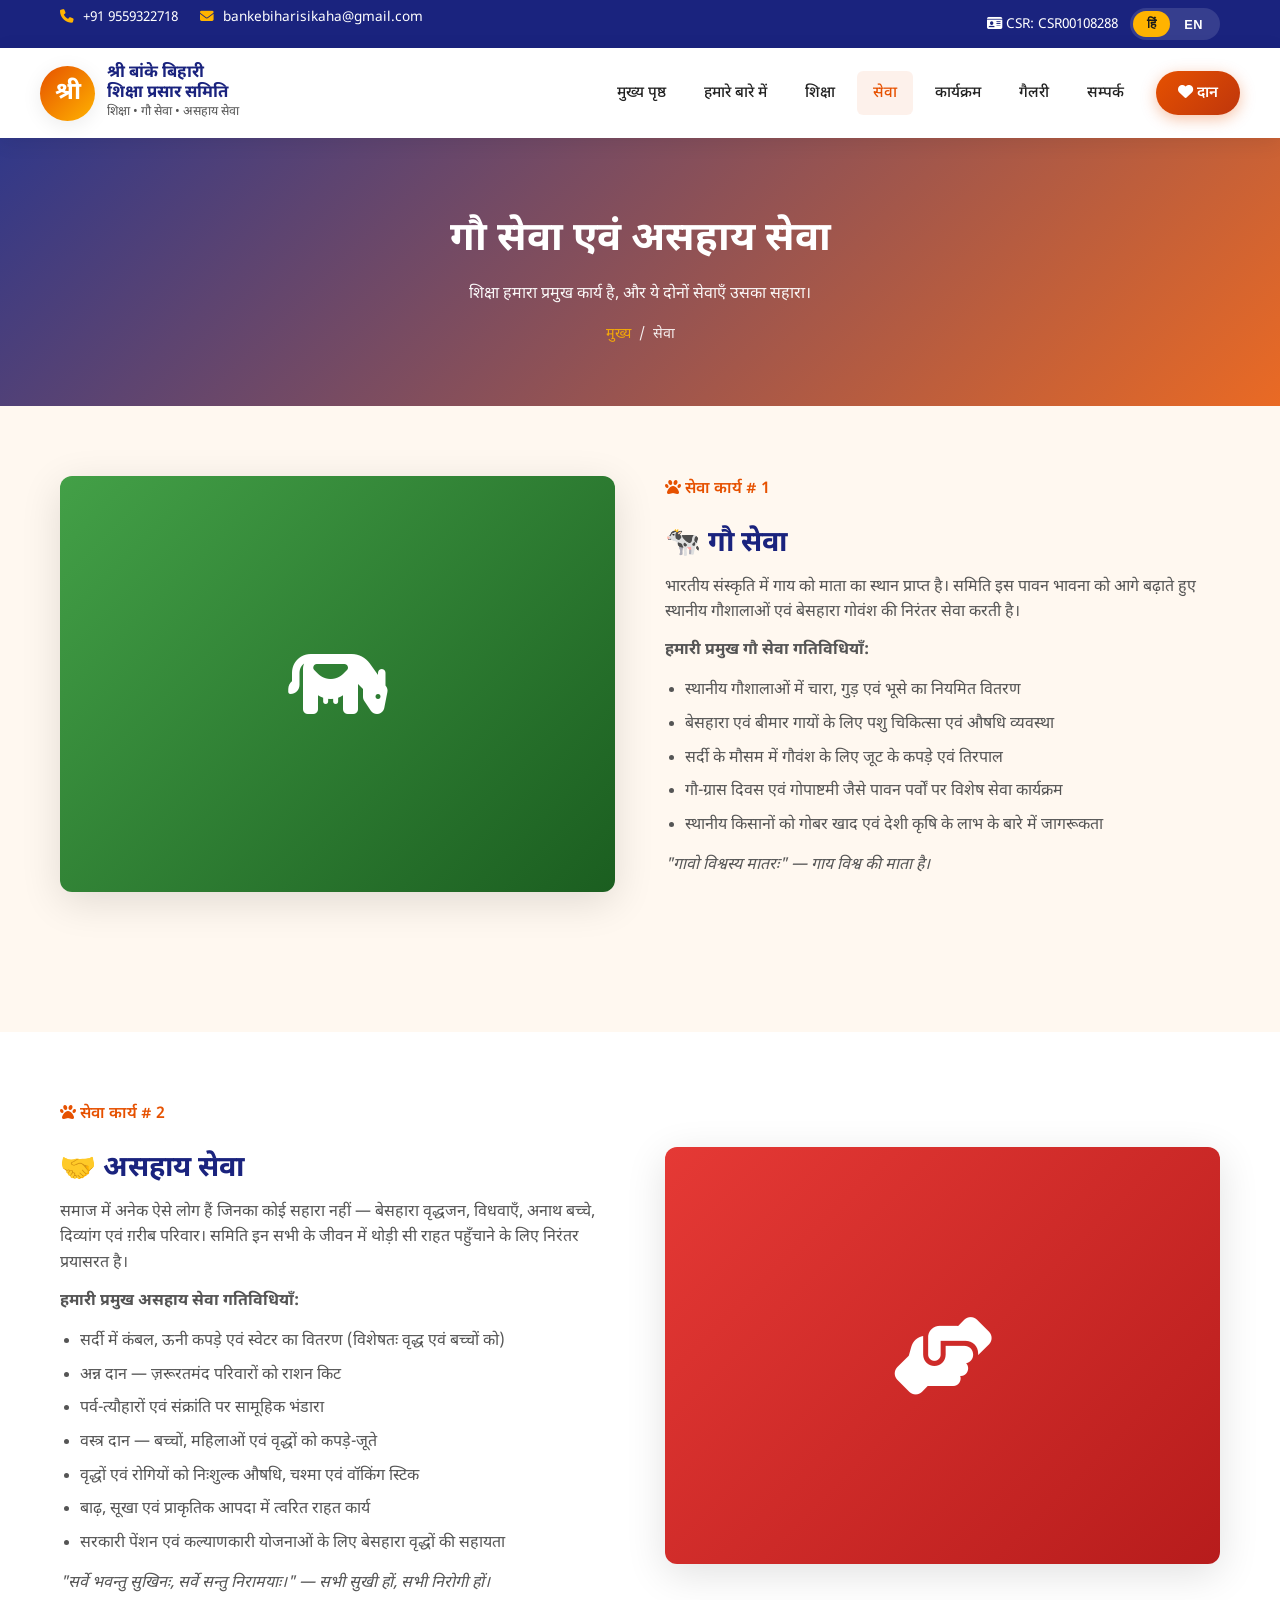
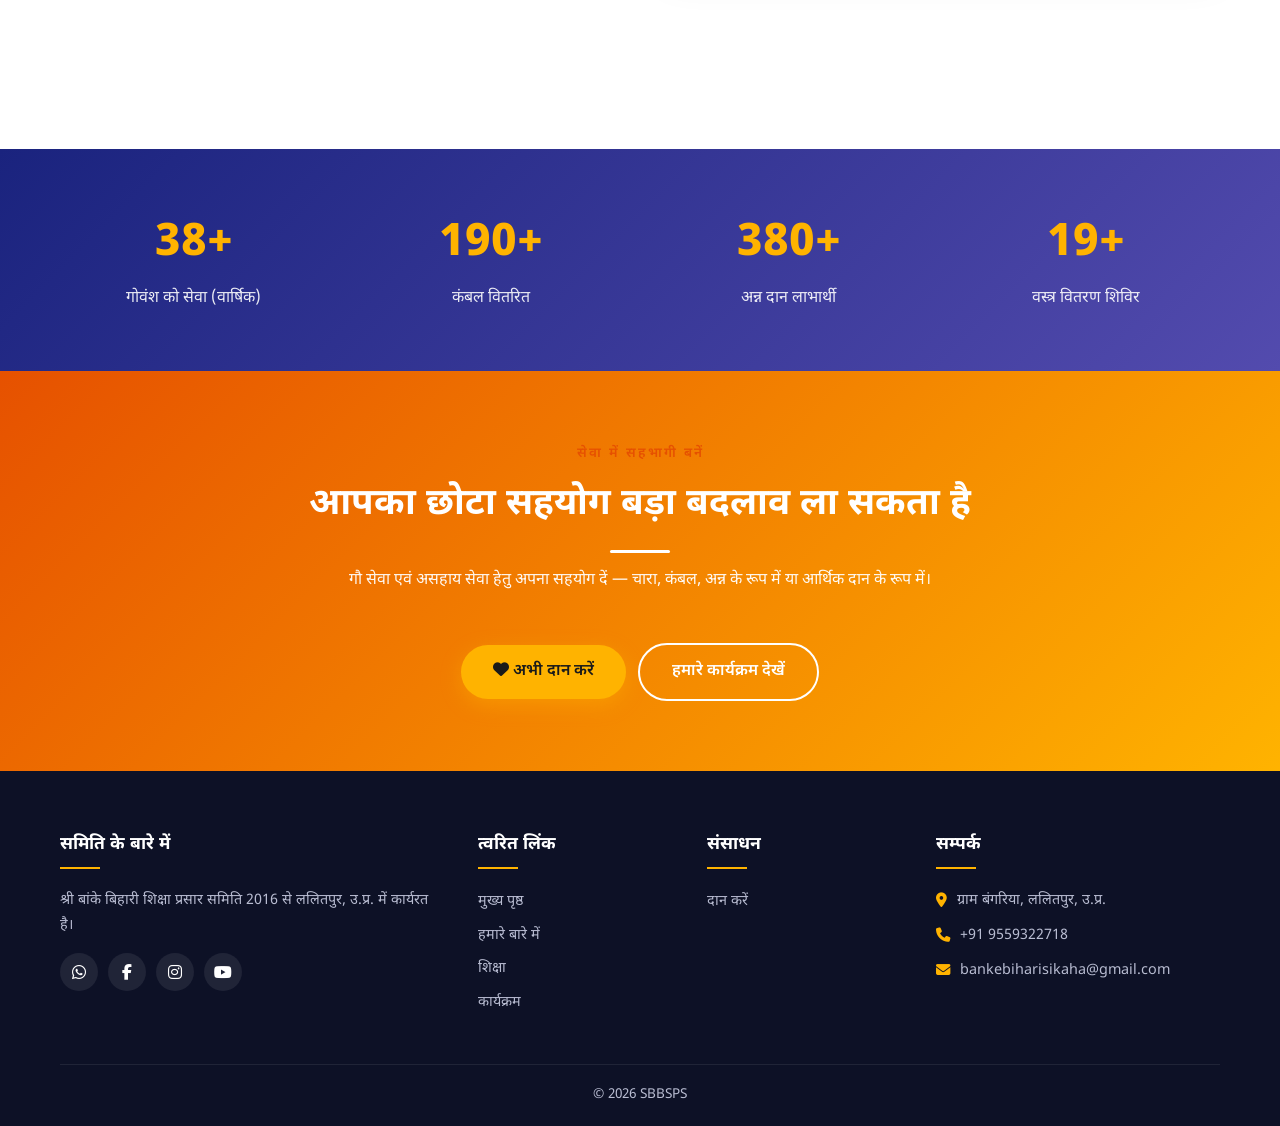
<file: seva.html>
<!DOCTYPE html>
<html lang="hi" data-lang="hi">
<head>
<meta charset="UTF-8">
<meta name="viewport" content="width=device-width, initial-scale=1.0">
<title data-title-hi="गौ सेवा एवं असहाय सेवा | श्री बांके बिहारी शिक्षा प्रसार समिति" data-title-en="Gau Seva & Asahay Seva | SBBSPS">गौ सेवा एवं असहाय सेवा | श्री बांके बिहारी शिक्षा प्रसार समिति</title>
<script src="js/i18n.js"></script>
<link rel="preconnect" href="https://fonts.googleapis.com">
<link href="https://fonts.googleapis.com/css2?family=Noto+Sans+Devanagari:wght@400;500;600;700;800&family=Poppins:wght@300;400;500;600;700;800&display=swap" rel="stylesheet">
<link rel="stylesheet" href="https://cdnjs.cloudflare.com/ajax/libs/font-awesome/6.4.0/css/all.min.css">
<link rel="stylesheet" href="css/style.css">
</head>
<body>

<div class="topbar">
  <div class="container">
    <div class="topbar-info">
      <span><i class="fas fa-phone"></i> +91 9559322718</span>
      <span><i class="fas fa-envelope"></i> bankebiharisikaha@gmail.com</span>
    </div>
    <div>
      <span><i class="fas fa-id-card"></i> CSR: CSR00108288</span>
      <span class="lang-toggle"><button data-lang="hi">हिं</button><button data-lang="en">EN</button></span>
    </div>
  </div>
</div>

<header class="header">
  <div class="container header-inner">
    <a href="index.html" class="logo">
      <div class="logo-icon">श्री</div>
      <div class="logo-text">
        <h1 class="hi">श्री बांके बिहारी<br>शिक्षा प्रसार समिति</h1>
        <h1 class="en">SHRI BANKE BIHARI<br>SHIKSHA PRASAR SAMITI</h1>
        <p class="hi">शिक्षा • गौ सेवा • असहाय सेवा</p>
        <p class="en">Education • Gau Seva • Asahay Seva</p>
      </div>
    </a>
    <button class="menu-toggle" aria-label="Menu"><i class="fas fa-bars"></i></button>
    <nav class="nav" id="mainNav">
      <a href="index.html"><span class="hi">मुख्य पृष्ठ</span><span class="en">Home</span></a>
      <a href="about.html"><span class="hi">हमारे बारे में</span><span class="en">About</span></a>
      <a href="activities.html"><span class="hi">शिक्षा</span><span class="en">Education</span></a>
      <a href="seva.html" class="active"><span class="hi">सेवा</span><span class="en">Seva</span></a>
      <a href="events.html"><span class="hi">कार्यक्रम</span><span class="en">Events</span></a>
      <a href="gallery.html"><span class="hi">गैलरी</span><span class="en">Gallery</span></a>
      <a href="contact.html"><span class="hi">सम्पर्क</span><span class="en">Contact</span></a>
      <a href="donate.html" class="btn-donate"><i class="fas fa-heart"></i> <span class="hi">दान</span><span class="en">Donate</span></a>
    </nav>
  </div>
</header>

<section class="page-hero">
  <div class="container">
    <h1><span class="hi">गौ सेवा एवं असहाय सेवा</span><span class="en">Gau Seva & Asahay Seva</span></h1>
    <p style="opacity:.95;max-width:700px;margin:8px auto 0"><span class="hi">शिक्षा हमारा प्रमुख कार्य है, और ये दोनों सेवाएँ उसका सहारा।</span><span class="en">Education is our primary work; these two sevas are its support.</span></p>
    <div class="breadcrumb" style="margin-top:15px"><a href="index.html"><span class="hi">मुख्य</span><span class="en">Home</span></a> &nbsp;/&nbsp; <span class="hi">सेवा</span><span class="en">Seva</span></div>
  </div>
</section>

<!-- GAU SEVA -->
<section id="gau-seva">
  <div class="container">
    <div class="seva-section">
      <div class="seva-img gau"><i class="fas fa-cow"></i></div>
      <div class="seva-text">
        <p class="seva-subtitle"><i class="fas fa-paw"></i> <span class="hi">सेवा कार्य # 1</span><span class="en">Seva Initiative #1</span></p>
        <h3>🐄 <span class="hi">गौ सेवा</span><span class="en">Gau Seva (Cow Service)</span></h3>
        <p class="hi">भारतीय संस्कृति में गाय को माता का स्थान प्राप्त है। समिति इस पावन भावना को आगे बढ़ाते हुए स्थानीय गौशालाओं एवं बेसहारा गोवंश की निरंतर सेवा करती है।</p>
        <p class="en">In Indian culture, the cow is revered as a mother. Carrying forward this sacred sentiment, the Samiti continuously serves local gaushalas and stray cattle.</p>
        <p class="hi"><strong>हमारी प्रमुख गौ सेवा गतिविधियाँ:</strong></p>
        <p class="en"><strong>Our key Gau Seva activities:</strong></p>
        <ul>
          <li><span class="hi">स्थानीय गौशालाओं में चारा, गुड़ एवं भूसे का नियमित वितरण</span><span class="en">Regular distribution of fodder, jaggery and bhusa at local gaushalas</span></li>
          <li><span class="hi">बेसहारा एवं बीमार गायों के लिए पशु चिकित्सा एवं औषधि व्यवस्था</span><span class="en">Veterinary care and medicines for stray and ill cows</span></li>
          <li><span class="hi">सर्दी के मौसम में गौवंश के लिए जूट के कपड़े एवं तिरपाल</span><span class="en">Jute covers and tarpaulin shelter for cattle during winter</span></li>
          <li><span class="hi">गौ-ग्रास दिवस एवं गोपाष्टमी जैसे पावन पर्वों पर विशेष सेवा कार्यक्रम</span><span class="en">Special seva programs on Gau-grass Diwas, Gopashtami and other holy occasions</span></li>
          <li><span class="hi">स्थानीय किसानों को गोबर खाद एवं देशी कृषि के लाभ के बारे में जागरूकता</span><span class="en">Awareness for local farmers on cow-dung manure and traditional agriculture</span></li>
        </ul>
        <p class="hi"><em>"गावो विश्वस्य मातरः" — गाय विश्व की माता है।</em></p>
        <p class="en"><em>"Gaavo Vishwasya Maatarah" — the cow is the mother of the world.</em></p>
      </div>
    </div>
  </div>
</section>

<!-- ASAHAY SEVA -->
<section id="asahay-seva" class="bg-alt">
  <div class="container">
    <div class="seva-section reverse">
      <div class="seva-img asahay"><i class="fas fa-hands-helping"></i></div>
      <div class="seva-text">
        <p class="seva-subtitle"><i class="fas fa-paw"></i> <span class="hi">सेवा कार्य # 2</span><span class="en">Seva Initiative #2</span></p>
        <h3>🤝 <span class="hi">असहाय सेवा</span><span class="en">Asahay Seva (Service to the Helpless)</span></h3>
        <p class="hi">समाज में अनेक ऐसे लोग हैं जिनका कोई सहारा नहीं — बेसहारा वृद्धजन, विधवाएँ, अनाथ बच्चे, दिव्यांग एवं ग़रीब परिवार। समिति इन सभी के जीवन में थोड़ी सी राहत पहुँचाने के लिए निरंतर प्रयासरत है।</p>
        <p class="en">In society, there are many who have no one to lean on — the elderly without family, widows, orphans, the differently-abled and poor families. The Samiti tirelessly works to bring some relief into their lives.</p>
        <p class="hi"><strong>हमारी प्रमुख असहाय सेवा गतिविधियाँ:</strong></p>
        <p class="en"><strong>Our key Asahay Seva activities:</strong></p>
        <ul>
          <li><span class="hi">सर्दी में कंबल, ऊनी कपड़े एवं स्वेटर का वितरण (विशेषतः वृद्ध एवं बच्चों को)</span><span class="en">Winter blanket, woollen clothing and sweater distribution (especially elderly & children)</span></li>
          <li><span class="hi">अन्न दान — ज़रूरतमंद परिवारों को राशन किट</span><span class="en">Anna Daan — ration kits for needy families</span></li>
          <li><span class="hi">पर्व-त्यौहारों एवं संक्रांति पर सामूहिक भंडारा</span><span class="en">Community bhandara during festivals and Sankranti</span></li>
          <li><span class="hi">वस्त्र दान — बच्चों, महिलाओं एवं वृद्धों को कपड़े-जूते</span><span class="en">Vastra Daan — clothes and footwear for children, women and seniors</span></li>
          <li><span class="hi">वृद्धों एवं रोगियों को निःशुल्क औषधि, चश्मा एवं वॉकिंग स्टिक</span><span class="en">Free medicines, spectacles and walking sticks for the elderly and ill</span></li>
          <li><span class="hi">बाढ़, सूखा एवं प्राकृतिक आपदा में त्वरित राहत कार्य</span><span class="en">Quick relief during floods, drought and natural calamities</span></li>
          <li><span class="hi">सरकारी पेंशन एवं कल्याणकारी योजनाओं के लिए बेसहारा वृद्धों की सहायता</span><span class="en">Helping destitute elderly access government pension & welfare schemes</span></li>
        </ul>
        <p class="hi"><em>"सर्वे भवन्तु सुखिनः, सर्वे सन्तु निरामयाः।" — सभी सुखी हों, सभी निरोगी हों।</em></p>
        <p class="en"><em>"Sarve bhavantu sukhinah, sarve santu nirāmayāh" — May all be happy, may all be free from illness.</em></p>
      </div>
    </div>
  </div>
</section>

<!-- IMPACT NUMBERS -->
<section class="stats">
  <div class="container">
    <div class="stats-grid">
      <div class="stat-item"><h3>80+</h3><p><span class="hi">गोवंश को सेवा (वार्षिक)</span><span class="en">Cattle Served / Year</span></p></div>
      <div class="stat-item"><h3>500+</h3><p><span class="hi">कंबल वितरित</span><span class="en">Blankets Distributed</span></p></div>
      <div class="stat-item"><h3>1000+</h3><p><span class="hi">अन्न दान लाभार्थी</span><span class="en">Anna Daan Beneficiaries</span></p></div>
      <div class="stat-item"><h3>50+</h3><p><span class="hi">वस्त्र वितरण शिविर</span><span class="en">Vastra Distribution Camps</span></p></div>
    </div>
  </div>
</section>

<!-- CTA -->
<section class="donate-section">
  <div class="container">
    <div class="section-title">
      <small><span class="hi">सेवा में सहभागी बनें</span><span class="en">Join the Seva</span></small>
      <h2><span class="hi">आपका छोटा सहयोग बड़ा बदलाव ला सकता है</span><span class="en">Your Small Contribution Can Bring Big Change</span></h2>
      <p class="hi">गौ सेवा एवं असहाय सेवा हेतु अपना सहयोग दें — चारा, कंबल, अन्न के रूप में या आर्थिक दान के रूप में।</p>
      <p class="en">Contribute to Gau Seva and Asahay Seva — through fodder, blankets, food, or financial donation.</p>
    </div>
    <div class="text-center mt-3">
      <a href="donate.html" class="btn btn-primary"><i class="fas fa-heart"></i> <span class="hi">अभी दान करें</span><span class="en">Donate Now</span></a>
      &nbsp;
      <a href="events.html" class="btn btn-outline"><span class="hi">हमारे कार्यक्रम देखें</span><span class="en">View Our Events</span></a>
    </div>
  </div>
</section>

<footer class="footer">
  <div class="container">
    <div class="footer-grid">
      <div class="footer-about">
        <h4><span class="hi">समिति के बारे में</span><span class="en">About Samiti</span></h4>
        <p class="hi">श्री बांके बिहारी शिक्षा प्रसार समिति 2016 से ललितपुर, उ.प्र. में कार्यरत है।</p>
        <p class="en">Shri Banke Bihari Shiksha Prasar Samiti has been working since 2016 in Lalitpur, UP.</p>
        <div class="social-links">
          <a href="https://wa.me/919559322718"><i class="fab fa-whatsapp"></i></a>
          <a href="#"><i class="fab fa-facebook-f"></i></a>
          <a href="#"><i class="fab fa-instagram"></i></a>
          <a href="#"><i class="fab fa-youtube"></i></a>
        </div>
      </div>
      <div><h4><span class="hi">त्वरित लिंक</span><span class="en">Quick Links</span></h4>
        <ul>
          <li><a href="index.html"><span class="hi">मुख्य पृष्ठ</span><span class="en">Home</span></a></li>
          <li><a href="about.html"><span class="hi">हमारे बारे में</span><span class="en">About</span></a></li>
          <li><a href="activities.html"><span class="hi">शिक्षा</span><span class="en">Education</span></a></li>
          <li><a href="events.html"><span class="hi">कार्यक्रम</span><span class="en">Events</span></a></li>
        </ul>
      </div>
      <div><h4><span class="hi">संसाधन</span><span class="en">Resources</span></h4>
        <ul>
          <li><a href="donate.html"><span class="hi">दान करें</span><span class="en">Donate</span></a></li>
        </ul>
      </div>
      <div class="footer-contact">
        <h4><span class="hi">सम्पर्क</span><span class="en">Reach Us</span></h4>
        <p><i class="fas fa-map-marker-alt"></i> <span class="hi">ग्राम बंगरिया, ललितपुर, उ.प्र.</span><span class="en">Gram Bangariya, Lalitpur, UP</span></p>
        <p><i class="fas fa-phone"></i> +91 9559322718</p>
        <p><i class="fas fa-envelope"></i> bankebiharisikaha@gmail.com</p>
      </div>
    </div>
    <div class="footer-bottom">&copy; 2026 SBBSPS</div>
  </div>
</footer>

<script src="js/main.js"></script>
</body>
</html>
</file>
<file: css/style.css>
/* ============================================
   SHRI BANKE BIHARI SHIKSHA PRASAR SAMITI
   Stylesheet
   ============================================ */

:root {
  --primary: #E65100;        /* Saffron */
  --primary-dark: #BF360C;
  --primary-light: #FF8A50;
  --secondary: #1A237E;      /* Deep indigo */
  --secondary-light: #534BAE;
  --accent: #FFB300;         /* Gold */
  --bg: #FFF8F0;
  --bg-alt: #FFFFFF;
  --text: #212121;
  --text-light: #555;
  --border: #E0E0E0;
  --shadow: 0 4px 20px rgba(0,0,0,0.08);
  --shadow-lg: 0 10px 40px rgba(0,0,0,0.12);
  --radius: 12px;
  --transition: all 0.3s ease;
}

* {
  margin: 0;
  padding: 0;
  box-sizing: border-box;
}

html { scroll-behavior: smooth; }

body {
  font-family: 'Poppins', 'Segoe UI', Tahoma, sans-serif;
  background: var(--bg);
  color: var(--text);
  line-height: 1.6;
  overflow-x: hidden;
}

a { color: var(--primary); text-decoration: none; transition: var(--transition); }
a:hover { color: var(--primary-dark); }
img { max-width: 100%; display: block; }

.container {
  width: 100%;
  max-width: 1200px;
  margin: 0 auto;
  padding: 0 20px;
}

/* ============================================
   TOP BAR
   ============================================ */
.topbar {
  background: var(--secondary);
  color: #fff;
  font-size: 0.85rem;
  padding: 8px 0;
}
.topbar .container {
  display: flex;
  justify-content: space-between;
  flex-wrap: wrap;
  gap: 10px;
}
.topbar a { color: #fff; }
.topbar a:hover { color: var(--accent); }
.topbar-info span { margin-right: 18px; }
.topbar-info i { margin-right: 5px; color: var(--accent); }

/* ============================================
   HEADER / NAV
   ============================================ */
.header {
  background: var(--bg-alt);
  box-shadow: var(--shadow);
  position: sticky;
  top: 0;
  z-index: 1000;
}
.header-inner {
  display: flex;
  justify-content: space-between;
  align-items: center;
  padding: 15px 0;
}
.logo {
  display: flex;
  align-items: center;
  gap: 12px;
}
.logo-icon {
  width: 55px;
  height: 55px;
  background: linear-gradient(135deg, var(--primary), var(--accent));
  border-radius: 50%;
  display: flex;
  align-items: center;
  justify-content: center;
  color: #fff;
  font-size: 24px;
  font-weight: bold;
  box-shadow: var(--shadow);
}
.logo-text h1 {
  font-size: 1.05rem;
  color: var(--secondary);
  line-height: 1.2;
  font-weight: 700;
}
.logo-text p {
  font-size: 0.78rem;
  color: var(--text-light);
  margin: 0;
}

.nav { display: flex; align-items: center; gap: 6px; }
.nav a {
  padding: 10px 16px;
  color: var(--text);
  font-weight: 500;
  font-size: 0.95rem;
  border-radius: 6px;
  position: relative;
}
.nav a:hover, .nav a.active {
  color: var(--primary);
  background: rgba(230, 81, 0, 0.08);
}
.nav .btn-donate {
  margin-left: 10px;
  background: linear-gradient(135deg, var(--primary), var(--primary-dark));
  color: #fff !important;
  padding: 10px 22px;
  border-radius: 30px;
  font-weight: 600;
  box-shadow: 0 4px 15px rgba(230, 81, 0, 0.35);
}
.nav .btn-donate:hover {
  background: var(--primary-dark);
  transform: translateY(-2px);
}

.menu-toggle {
  display: none;
  font-size: 1.6rem;
  background: none;
  border: none;
  color: var(--secondary);
  cursor: pointer;
}

/* ============================================
   HERO
   ============================================ */
.hero {
  background:
    linear-gradient(135deg, rgba(26,35,126,0.85), rgba(230,81,0,0.75)),
    url('https://images.unsplash.com/photo-1497486751825-1233686d5d80?auto=format&fit=crop&w=1600&q=80') center/cover;
  color: #fff;
  padding: 100px 0 90px;
  position: relative;
  text-align: center;
}
.hero::before {
  content: '';
  position: absolute; inset: 0;
  background: radial-gradient(ellipse at center, transparent 30%, rgba(0,0,0,0.4) 100%);
}
.hero-content {
  position: relative;
  z-index: 2;
  max-width: 850px;
  margin: 0 auto;
}
.hero .badge {
  display: inline-block;
  background: rgba(255,179,0,0.25);
  border: 1px solid rgba(255,255,255,0.3);
  padding: 6px 18px;
  border-radius: 20px;
  font-size: 0.85rem;
  margin-bottom: 20px;
  letter-spacing: 1px;
}
.hero h1 {
  font-size: clamp(1.8rem, 5vw, 3.2rem);
  font-weight: 800;
  line-height: 1.15;
  margin-bottom: 20px;
  text-shadow: 0 2px 10px rgba(0,0,0,0.3);
}
.hero h1 .highlight { color: var(--accent); }
.hero p {
  font-size: 1.1rem;
  margin-bottom: 30px;
  opacity: 0.95;
  max-width: 700px;
  margin-left: auto;
  margin-right: auto;
}
.hero-cta { display: flex; gap: 15px; justify-content: center; flex-wrap: wrap; }

.btn {
  display: inline-block;
  padding: 14px 32px;
  border-radius: 30px;
  font-weight: 600;
  font-size: 1rem;
  border: none;
  cursor: pointer;
  transition: var(--transition);
  text-align: center;
}
.btn-primary {
  background: var(--accent);
  color: #1a1a1a;
  box-shadow: 0 6px 20px rgba(255,179,0,0.4);
}
.btn-primary:hover { background: #ffa000; transform: translateY(-3px); color: #1a1a1a; }
.btn-outline {
  background: transparent;
  color: #fff;
  border: 2px solid #fff;
}
.btn-outline:hover { background: #fff; color: var(--primary); }
.btn-secondary {
  background: var(--secondary);
  color: #fff;
}
.btn-secondary:hover { background: var(--secondary-light); color: #fff; transform: translateY(-3px); }

/* ============================================
   PAGE HERO (smaller, for inner pages)
   ============================================ */
.page-hero {
  background:
    linear-gradient(135deg, rgba(26,35,126,0.9), rgba(230,81,0,0.85)),
    url('https://images.unsplash.com/photo-1497486751825-1233686d5d80?auto=format&fit=crop&w=1600&q=70') center/cover;
  color: #fff;
  padding: 70px 0 60px;
  text-align: center;
}
.page-hero h1 { font-size: clamp(1.8rem, 4vw, 2.5rem); margin-bottom: 10px; }
.breadcrumb { font-size: 0.9rem; opacity: 0.9; }
.breadcrumb a { color: var(--accent); }

/* ============================================
   SECTIONS
   ============================================ */
section { padding: 70px 0; }
.section-title {
  text-align: center;
  margin-bottom: 50px;
}
.section-title small {
  display: inline-block;
  color: var(--primary);
  font-weight: 600;
  letter-spacing: 2px;
  text-transform: uppercase;
  font-size: 0.85rem;
  margin-bottom: 10px;
}
.section-title h2 {
  font-size: clamp(1.6rem, 3.5vw, 2.3rem);
  color: var(--secondary);
  margin-bottom: 15px;
  font-weight: 700;
}
.section-title h2::after {
  content: '';
  display: block;
  width: 60px;
  height: 3px;
  background: linear-gradient(90deg, var(--primary), var(--accent));
  margin: 15px auto 0;
  border-radius: 3px;
}
.section-title p { color: var(--text-light); max-width: 700px; margin: 0 auto; }

/* ============================================
   ABOUT GRID
   ============================================ */
.about-grid {
  display: grid;
  grid-template-columns: 1fr 1fr;
  gap: 50px;
  align-items: center;
}
.about-img {
  border-radius: var(--radius);
  overflow: hidden;
  box-shadow: var(--shadow-lg);
  position: relative;
  aspect-ratio: 4/3;
  background: linear-gradient(135deg, var(--primary), var(--secondary));
  display: flex;
  align-items: center;
  justify-content: center;
  color: #fff;
  font-size: 4rem;
}
.about-text h3 { color: var(--secondary); font-size: 1.6rem; margin-bottom: 15px; }
.about-text p { margin-bottom: 15px; color: var(--text-light); }
.about-features {
  display: grid;
  grid-template-columns: 1fr 1fr;
  gap: 15px;
  margin-top: 20px;
}
.about-features div {
  display: flex;
  align-items: flex-start;
  gap: 10px;
}
.about-features i { color: var(--primary); font-size: 1.2rem; margin-top: 4px; }

/* ============================================
   STATS
   ============================================ */
.stats {
  background: linear-gradient(135deg, var(--secondary), var(--secondary-light));
  color: #fff;
  padding: 60px 0;
}
.stats-grid {
  display: grid;
  grid-template-columns: repeat(4, 1fr);
  gap: 30px;
  text-align: center;
}
.stat-item h3 {
  font-size: 2.8rem;
  font-weight: 800;
  color: var(--accent);
  margin-bottom: 5px;
}
.stat-item p { font-size: 1rem; opacity: 0.9; }

/* ============================================
   CARDS / PROGRAMS
   ============================================ */
.cards {
  display: grid;
  grid-template-columns: repeat(3, 1fr);
  gap: 30px;
}
.card {
  background: var(--bg-alt);
  border-radius: var(--radius);
  overflow: hidden;
  box-shadow: var(--shadow);
  transition: var(--transition);
  border-top: 4px solid var(--primary);
}
.card:hover { transform: translateY(-8px); box-shadow: var(--shadow-lg); }
.card-icon {
  width: 70px;
  height: 70px;
  background: linear-gradient(135deg, var(--primary), var(--accent));
  border-radius: 50%;
  display: flex;
  align-items: center;
  justify-content: center;
  color: #fff;
  font-size: 1.8rem;
  margin: 30px 30px 0;
}
.card-body { padding: 20px 30px 30px; }
.card-body h4 { font-size: 1.25rem; color: var(--secondary); margin-bottom: 12px; }
.card-body p { color: var(--text-light); font-size: 0.95rem; }

/* ============================================
   DOCUMENTS
   ============================================ */
.docs-grid {
  display: grid;
  grid-template-columns: repeat(2, 1fr);
  gap: 25px;
}
.doc-item {
  background: var(--bg-alt);
  border: 1px solid var(--border);
  border-radius: var(--radius);
  padding: 25px;
  display: flex;
  align-items: center;
  gap: 20px;
  transition: var(--transition);
}
.doc-item:hover {
  border-color: var(--primary);
  box-shadow: var(--shadow);
  transform: translateY(-3px);
}
.doc-icon {
  width: 60px;
  height: 60px;
  background: linear-gradient(135deg, #E53935, #C62828);
  border-radius: 10px;
  display: flex;
  align-items: center;
  justify-content: center;
  color: #fff;
  font-size: 1.6rem;
  flex-shrink: 0;
}
.doc-icon.img { background: linear-gradient(135deg, #43A047, #2E7D32); }
.doc-info { flex: 1; }
.doc-info h4 { font-size: 1.05rem; color: var(--secondary); margin-bottom: 5px; }
.doc-info p { font-size: 0.85rem; color: var(--text-light); }
.doc-actions { display: flex; gap: 8px; flex-shrink: 0; }
.doc-actions a {
  padding: 8px 14px;
  border-radius: 6px;
  font-size: 0.85rem;
  font-weight: 500;
  background: var(--primary);
  color: #fff;
  white-space: nowrap;
}
.doc-actions a:hover { background: var(--primary-dark); color: #fff; }
.doc-actions a.view { background: var(--secondary); }
.doc-actions a.view:hover { background: var(--secondary-light); }

/* ============================================
   GALLERY
   ============================================ */
.gallery-grid {
  display: grid;
  grid-template-columns: repeat(3, 1fr);
  gap: 15px;
}
.gallery-item {
  border-radius: var(--radius);
  overflow: hidden;
  aspect-ratio: 4/3;
  background: linear-gradient(135deg, var(--primary), var(--secondary));
  display: flex;
  align-items: center;
  justify-content: center;
  color: #fff;
  font-size: 3rem;
  cursor: pointer;
  transition: var(--transition);
  position: relative;
}
.gallery-item:hover { transform: scale(1.03); box-shadow: var(--shadow-lg); }
.gallery-item img, .gallery-item video { width: 100%; height: 100%; object-fit: cover; }
.video-play-overlay {
  position: absolute;
  inset: 0;
  display: flex;
  align-items: center;
  justify-content: center;
  background: rgba(0,0,0,0.3);
  color: #fff;
  font-size: 2.2rem;
  transition: var(--transition);
  opacity: 0.9;
  z-index: 1;
}
.gallery-item:hover .video-play-overlay {
  background: rgba(0,0,0,0.15);
  opacity: 1;
  font-size: 2.5rem;
}
.gallery-item .caption {
  position: absolute;
  bottom: 0; left: 0; right: 0;
  background: linear-gradient(transparent, rgba(0,0,0,0.7));
  color: #fff;
  padding: 30px 15px 15px;
  font-size: 0.9rem;
}

/* ============================================
   DONATE
   ============================================ */
.donate-section {
  background: linear-gradient(135deg, var(--primary), var(--accent));
  color: #fff;
  text-align: center;
}
.donate-section h2 { color: #fff; }
.donate-section h2::after { background: #fff; }
.donate-section p { color: rgba(255,255,255,0.95); }
.donate-options {
  display: grid;
  grid-template-columns: repeat(3, 1fr);
  gap: 20px;
  margin-top: 40px;
  max-width: 800px;
  margin-left: auto;
  margin-right: auto;
}
.donate-card {
  background: rgba(255,255,255,0.15);
  backdrop-filter: blur(10px);
  border: 2px solid rgba(255,255,255,0.3);
  padding: 30px;
  border-radius: var(--radius);
  cursor: pointer;
  transition: var(--transition);
}
.donate-card:hover, .donate-card.active {
  background: #fff;
  color: var(--primary);
  transform: scale(1.05);
}
.donate-card h3 { font-size: 1.8rem; margin-bottom: 5px; }
.bank-details {
  background: rgba(0,0,0,0.2);
  padding: 25px;
  border-radius: var(--radius);
  max-width: 600px;
  margin: 40px auto 0;
  text-align: left;
}
.bank-details h4 { color: var(--accent); margin-bottom: 15px; text-align: center; }
.bank-details table { width: 100%; }
.bank-details td { padding: 6px 0; }
.bank-details td:first-child { font-weight: 600; opacity: 0.9; }

/* ============================================
   CONTACT
   ============================================ */
.contact-grid {
  display: grid;
  grid-template-columns: 1fr 1fr;
  gap: 40px;
}
.contact-info {
  background: var(--bg-alt);
  padding: 40px;
  border-radius: var(--radius);
  box-shadow: var(--shadow);
}
.contact-info h3 { color: var(--secondary); margin-bottom: 20px; }
.contact-item {
  display: flex;
  align-items: flex-start;
  gap: 15px;
  margin-bottom: 20px;
}
.contact-item .icon {
  width: 45px;
  height: 45px;
  background: linear-gradient(135deg, var(--primary), var(--accent));
  border-radius: 50%;
  display: flex;
  align-items: center;
  justify-content: center;
  color: #fff;
  flex-shrink: 0;
}
.contact-item h4 { font-size: 0.95rem; color: var(--secondary); margin-bottom: 3px; }
.contact-item p { color: var(--text-light); font-size: 0.95rem; }

.contact-form {
  background: var(--bg-alt);
  padding: 40px;
  border-radius: var(--radius);
  box-shadow: var(--shadow);
}
.form-group { margin-bottom: 18px; }
.form-group label { display: block; margin-bottom: 6px; font-weight: 500; font-size: 0.9rem; color: var(--secondary); }
.form-group input,
.form-group textarea {
  width: 100%;
  padding: 12px 15px;
  border: 1px solid var(--border);
  border-radius: 8px;
  font-family: inherit;
  font-size: 0.95rem;
  transition: var(--transition);
}
.form-group input:focus,
.form-group textarea:focus {
  outline: none;
  border-color: var(--primary);
  box-shadow: 0 0 0 3px rgba(230,81,0,0.1);
}
.form-group textarea { resize: vertical; min-height: 120px; }

.map-wrap {
  margin-top: 50px;
  border-radius: var(--radius);
  overflow: hidden;
  box-shadow: var(--shadow);
}
.map-wrap iframe { width: 100%; height: 350px; border: 0; display: block; }

/* ============================================
   FOOTER
   ============================================ */
.footer {
  background: #0d1126;
  color: #b8bcd1;
  padding: 60px 0 0;
}
.footer-grid {
  display: grid;
  grid-template-columns: 2fr 1fr 1fr 1.5fr;
  gap: 40px;
  padding-bottom: 40px;
}
.footer h4 { color: #fff; margin-bottom: 20px; font-size: 1.1rem; position: relative; padding-bottom: 10px; }
.footer h4::after {
  content: '';
  position: absolute;
  bottom: 0; left: 0;
  width: 40px; height: 2px;
  background: var(--accent);
}
.footer-about p { font-size: 0.9rem; line-height: 1.7; margin-bottom: 15px; }
.footer ul { list-style: none; }
.footer ul li { margin-bottom: 8px; }
.footer ul a { color: #b8bcd1; font-size: 0.9rem; }
.footer ul a:hover { color: var(--accent); padding-left: 5px; }
.footer-contact p { font-size: 0.9rem; margin-bottom: 12px; display: flex; gap: 10px; align-items: flex-start; }
.footer-contact i { color: var(--accent); margin-top: 4px; }
.social-links { display: flex; gap: 10px; margin-top: 15px; }
.social-links a {
  width: 38px;
  height: 38px;
  background: rgba(255,255,255,0.08);
  border-radius: 50%;
  display: flex;
  align-items: center;
  justify-content: center;
  color: #fff;
}
.social-links a:hover { background: var(--primary); transform: translateY(-3px); }
.footer-bottom {
  border-top: 1px solid rgba(255,255,255,0.08);
  padding: 20px 0;
  text-align: center;
  font-size: 0.85rem;
}
.footer-bottom a { color: var(--accent); }

/* ============================================
   RESPONSIVE
   ============================================ */
@media (max-width: 992px) {
  .about-grid, .contact-grid { grid-template-columns: 1fr; }
  .cards, .gallery-grid { grid-template-columns: repeat(2, 1fr); }
  .footer-grid { grid-template-columns: 1fr 1fr; }
  .stats-grid { grid-template-columns: repeat(2, 1fr); }
}
@media (max-width: 768px) {
  .menu-toggle { display: block; }
  .nav {
    position: fixed;
    top: 0; right: -100%;
    width: 280px; height: 100vh;
    background: #fff;
    flex-direction: column;
    padding: 80px 20px 20px;
    box-shadow: -5px 0 20px rgba(0,0,0,0.1);
    transition: right 0.3s ease;
    align-items: stretch;
  }
  .nav.open { right: 0; }
  .nav a { padding: 12px 16px; }
  .topbar-info span { display: block; margin: 4px 0; }
  .topbar { display: none; }
  .cards, .docs-grid, .gallery-grid, .donate-options { grid-template-columns: 1fr; }
  .footer-grid { grid-template-columns: 1fr; }
  .stats-grid { grid-template-columns: 1fr 1fr; gap: 20px; }
  .stat-item h3 { font-size: 2rem; }
  .doc-item { flex-wrap: wrap; }
  .hero { padding: 60px 0 50px; }
  section { padding: 50px 0; }
  .logo-text h1 { font-size: 0.9rem; }
  .logo-text p { font-size: 0.7rem; }
}

/* ============================================
   UTILITIES
   ============================================ */
.bg-alt { background: var(--bg-alt); }
.text-center { text-align: center; }
.mt-3 { margin-top: 30px; }

/* ============================================
   BILINGUAL (Hindi default, English toggle)
   ============================================ */
html[data-lang="hi"] body { font-family: 'Noto Sans Devanagari', 'Poppins', 'Segoe UI', sans-serif; }
html[data-lang="hi"] .en { display: none !important; }
html[data-lang="en"] .hi { display: none !important; }

.lang-toggle {
  display: inline-flex;
  background: rgba(255,255,255,0.12);
  border-radius: 30px;
  padding: 3px;
  margin-left: 8px;
}
.lang-toggle button {
  padding: 5px 14px;
  background: transparent;
  border: 0;
  color: inherit;
  cursor: pointer;
  border-radius: 20px;
  font-weight: 600;
  font-size: 0.8rem;
  letter-spacing: 0.5px;
  transition: var(--transition);
}
.lang-toggle button.active {
  background: var(--accent);
  color: #1a1a1a;
}
.nav .lang-toggle {
  background: rgba(0,0,0,0.06);
  margin-left: 12px;
}
.nav .lang-toggle button { color: var(--text); }
.nav .lang-toggle button.active { background: var(--primary); color: #fff; }

/* ============================================
   EVENTS  (JSON-driven)
   ============================================ */
.events-grid {
  display: grid;
  grid-template-columns: repeat(3, 1fr);
  gap: 30px;
}
.event-card {
  background: var(--bg-alt);
  border-radius: var(--radius);
  overflow: hidden;
  box-shadow: var(--shadow);
  transition: var(--transition);
  display: flex;
  flex-direction: column;
}
.event-card:hover { transform: translateY(-6px); box-shadow: var(--shadow-lg); }
.event-cover {
  width: 100%;
  height: 200px;
  background: linear-gradient(135deg, var(--primary), var(--secondary));
  background-size: cover;
  background-position: center;
  position: relative;
  display: flex;
  align-items: flex-end;
}
.event-tag {
  position: absolute;
  top: 12px;
  left: 12px;
  background: var(--accent);
  color: #1a1a1a;
  padding: 4px 12px;
  border-radius: 20px;
  font-size: 0.75rem;
  font-weight: 600;
  text-transform: uppercase;
  letter-spacing: 0.5px;
}
.event-date {
  background: rgba(0,0,0,0.6);
  color: #fff;
  padding: 8px 14px;
  border-radius: 0 8px 0 0;
  font-size: 0.85rem;
}
.event-body { padding: 20px 25px 25px; flex: 1; display: flex; flex-direction: column; }
.event-body h4 { color: var(--secondary); font-size: 1.15rem; margin-bottom: 10px; line-height: 1.3; }
.event-body .event-meta { color: var(--text-light); font-size: 0.85rem; margin-bottom: 12px; }
.event-body .event-meta i { color: var(--primary); margin-right: 4px; }
.event-body p { color: var(--text-light); font-size: 0.93rem; flex: 1; }
.event-body .event-link { margin-top: 15px; color: var(--primary); font-weight: 600; font-size: 0.9rem; }
.event-body .event-link:hover { color: var(--primary-dark); }

.event-empty {
  text-align: center;
  padding: 60px 20px;
  color: var(--text-light);
  background: var(--bg-alt);
  border-radius: var(--radius);
  border: 2px dashed var(--border);
}
.event-empty i { font-size: 3rem; color: var(--primary); opacity: 0.5; margin-bottom: 15px; }

/* Event detail modal */
.event-modal {
  display: none;
  position: fixed;
  inset: 0;
  background: rgba(0,0,0,0.85);
  z-index: 9999;
  align-items: center;
  justify-content: center;
  padding: 20px;
  overflow-y: auto;
}
.event-modal.open { display: flex; }
.event-modal-inner {
  background: #fff;
  border-radius: var(--radius);
  max-width: 900px;
  width: 100%;
  max-height: 90vh;
  overflow-y: auto;
  position: relative;
}
.event-modal-close {
  position: absolute;
  top: 15px; right: 15px;
  width: 40px; height: 40px;
  border-radius: 50%;
  background: rgba(0,0,0,0.6);
  color: #fff;
  border: 0;
  font-size: 1.2rem;
  cursor: pointer;
  z-index: 2;
}
.event-modal-cover { width: 100%; height: 320px; object-fit: cover; }
.event-modal-body { padding: 30px 35px 35px; }
.event-modal-body h2 { color: var(--secondary); margin-bottom: 10px; }
.event-modal-meta { color: var(--text-light); font-size: 0.9rem; margin-bottom: 20px; }
.event-modal-meta span { margin-right: 18px; }
.event-modal-meta i { color: var(--primary); margin-right: 5px; }
.event-modal-photos {
  display: grid;
  grid-template-columns: repeat(3, 1fr);
  gap: 10px;
  margin-top: 25px;
}
.event-modal-photos img {
  width: 100%;
  height: 130px;
  object-fit: cover;
  border-radius: 8px;
  cursor: pointer;
  transition: var(--transition);
}
.event-modal-photos img:hover { transform: scale(1.03); }
.event-modal-video {
  width: 100%;
  aspect-ratio: 16/9;
  margin-top: 25px;
  border-radius: var(--radius);
  border: 0;
}

/* ============================================
   SEVA PAGE
   ============================================ */
.seva-section {
  display: grid;
  grid-template-columns: 1fr 1fr;
  gap: 50px;
  align-items: center;
  margin-bottom: 70px;
}
.seva-section.reverse { direction: rtl; }
.seva-section.reverse > * { direction: ltr; }
.seva-img {
  border-radius: var(--radius);
  overflow: hidden;
  aspect-ratio: 4/3;
  background: linear-gradient(135deg, var(--primary), var(--secondary));
  display: flex;
  align-items: center;
  justify-content: center;
  color: #fff;
  font-size: 5rem;
  box-shadow: var(--shadow-lg);
}
.seva-img.gau { background: linear-gradient(135deg, #43A047, #1B5E20); }
.seva-img.asahay { background: linear-gradient(135deg, #E53935, #B71C1C); }
.seva-text h3 {
  font-size: 1.8rem;
  color: var(--secondary);
  margin-bottom: 8px;
}
.seva-text .seva-subtitle {
  color: var(--primary);
  font-weight: 600;
  margin-bottom: 18px;
}
.seva-text p { color: var(--text-light); margin-bottom: 12px; }
.seva-text ul { padding-left: 20px; margin: 15px 0; }
.seva-text ul li { margin-bottom: 8px; color: var(--text-light); }

@media (max-width: 768px) {
  .events-grid { grid-template-columns: 1fr; }
  .seva-section, .seva-section.reverse { grid-template-columns: 1fr; direction: ltr; }
  .event-modal-photos { grid-template-columns: repeat(2, 1fr); }
}
@media (max-width: 992px) and (min-width: 769px) {
  .events-grid { grid-template-columns: repeat(2, 1fr); }
}
</file>
